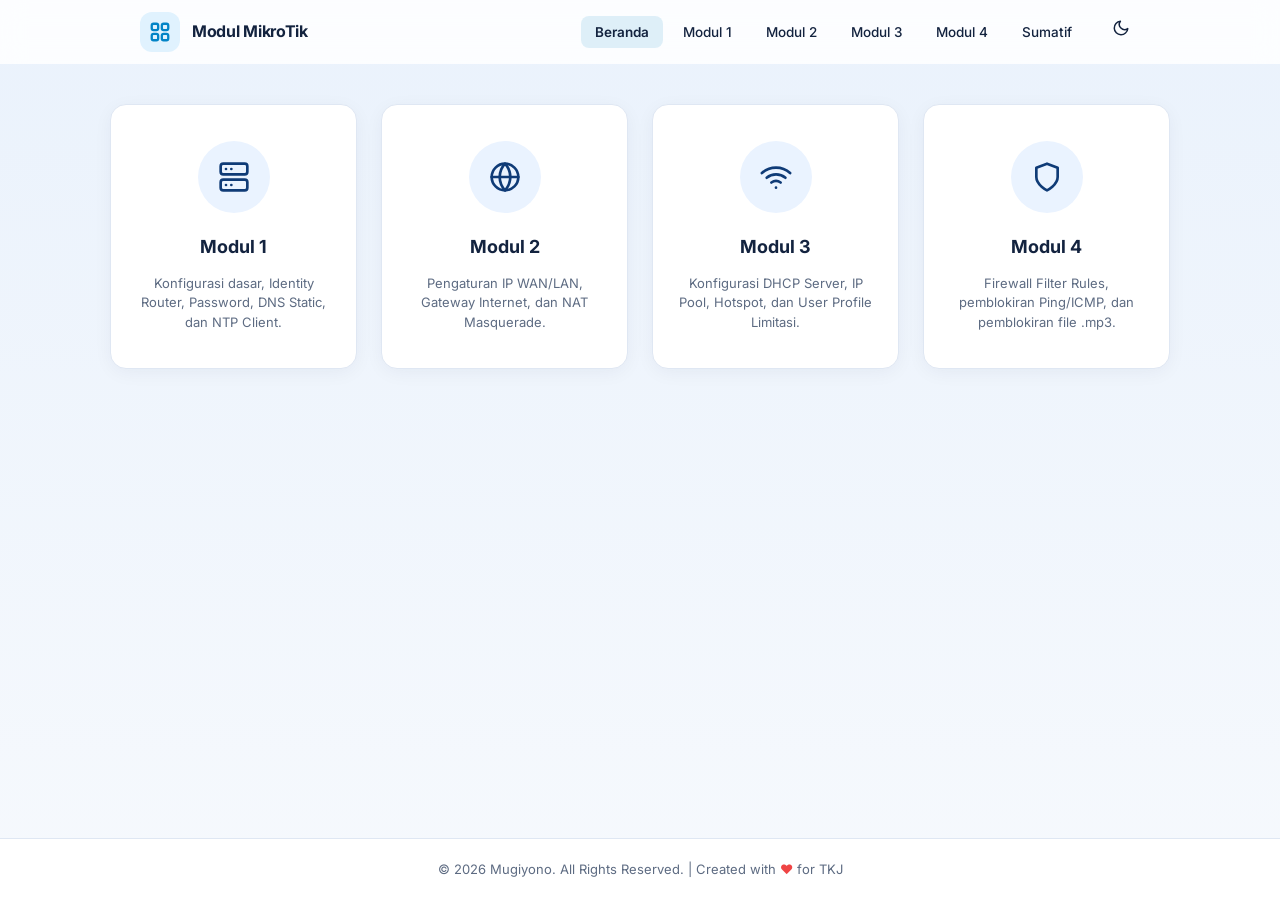
<file: index.html>
<!DOCTYPE html>
<html lang="id">
<head>
    <meta charset="UTF-8">
    <meta name="viewport" content="width=device-width, initial-scale=1.0">
    <title>Dashboard Praktikum MikroTik</title>
    <link href="https://fonts.googleapis.com/css2?family=Inter:wght@400;500;600;700&display=swap" rel="stylesheet">
    <link rel="stylesheet" href="style.css">
    <script src="navbar.js" defer></script>
</head>
<body>

    <!-- Cukup panggil tag ini, navbar langsung muncul -->
    <app-navbar></app-navbar>

    <main>
        <div class="grid-container">
            
            <a href="modul1.html" class="card">
                <div class="icon-circle">
                    <svg width="32" height="32" viewBox="0 0 24 24" fill="none" stroke="currentColor" stroke-width="2" stroke-linecap="round" stroke-linejoin="round">
                        <rect x="2" y="2" width="20" height="8" rx="2" ry="2"></rect>
                        <rect x="2" y="14" width="20" height="8" rx="2" ry="2"></rect>
                        <line x1="6" y1="6" x2="6.01" y2="6"></line>
                        <line x1="10" y1="6" x2="10.01" y2="6"></line>
                        <line x1="6" y1="18" x2="6.01" y2="18"></line>
                        <line x1="10" y1="18" x2="10.01" y2="18"></line>
                    </svg>
                </div>
                <h3>Modul 1</h3>
                <p>Konfigurasi dasar, Identity Router, Password, DNS Static, dan NTP Client.</p>
            </a>

            <a href="modul2.html" class="card">
                <div class="icon-circle">
                    <svg width="32" height="32" viewBox="0 0 24 24" fill="none" stroke="currentColor" stroke-width="2" stroke-linecap="round" stroke-linejoin="round">
                        <circle cx="12" cy="12" r="10"></circle>
                        <line x1="2" y1="12" x2="22" y2="12"></line>
                        <path d="M12 2a15.3 15.3 0 0 1 4 10 15.3 15.3 0 0 1-4 10 15.3 15.3 0 0 1-4-10 15.3 15.3 0 0 1 4-10z"></path>
                    </svg>
                </div>
                <h3>Modul 2</h3>
                <p>Pengaturan IP WAN/LAN, Gateway Internet, dan NAT Masquerade.</p>
            </a>

            <a href="modul3.html" class="card">
                <div class="icon-circle">
                    <svg width="32" height="32" viewBox="0 0 24 24" fill="none" stroke="currentColor" stroke-width="2" stroke-linecap="round" stroke-linejoin="round">
                        <path d="M5 12.55a11 11 0 0 1 14.08 0"></path>
                        <path d="M1.42 9a16 16 0 0 1 21.16 0"></path>
                        <path d="M8.53 16.11a6 6 0 0 1 6.95 0"></path>
                        <line x1="12" y1="20" x2="12.01" y2="20"></line>
                    </svg>
                </div>
                <h3>Modul 3</h3>
                <p>Konfigurasi DHCP Server, IP Pool, Hotspot, dan User Profile Limitasi.</p>
            </a>

            <a href="modul4.html" class="card">
                <div class="icon-circle">
                    <svg width="32" height="32" viewBox="0 0 24 24" fill="none" stroke="currentColor" stroke-width="2" stroke-linecap="round" stroke-linejoin="round">
                        <path d="M12 22s8-4 8-10V5l-8-3-8 3v7c0 6 8 10 8 10z"></path>
                    </svg>
                </div>
                <h3>Modul 4</h3>
                <p>Firewall Filter Rules, pemblokiran Ping/ICMP, dan pemblokiran file .mp3.</p>
            </a>

        </div>
    </main>

    <footer>
        &copy; 2026 Mugiyono. All Rights Reserved. | Created with <span class="heart">♥</span> for TKJ
    </footer>

</body>
</html>
</file>
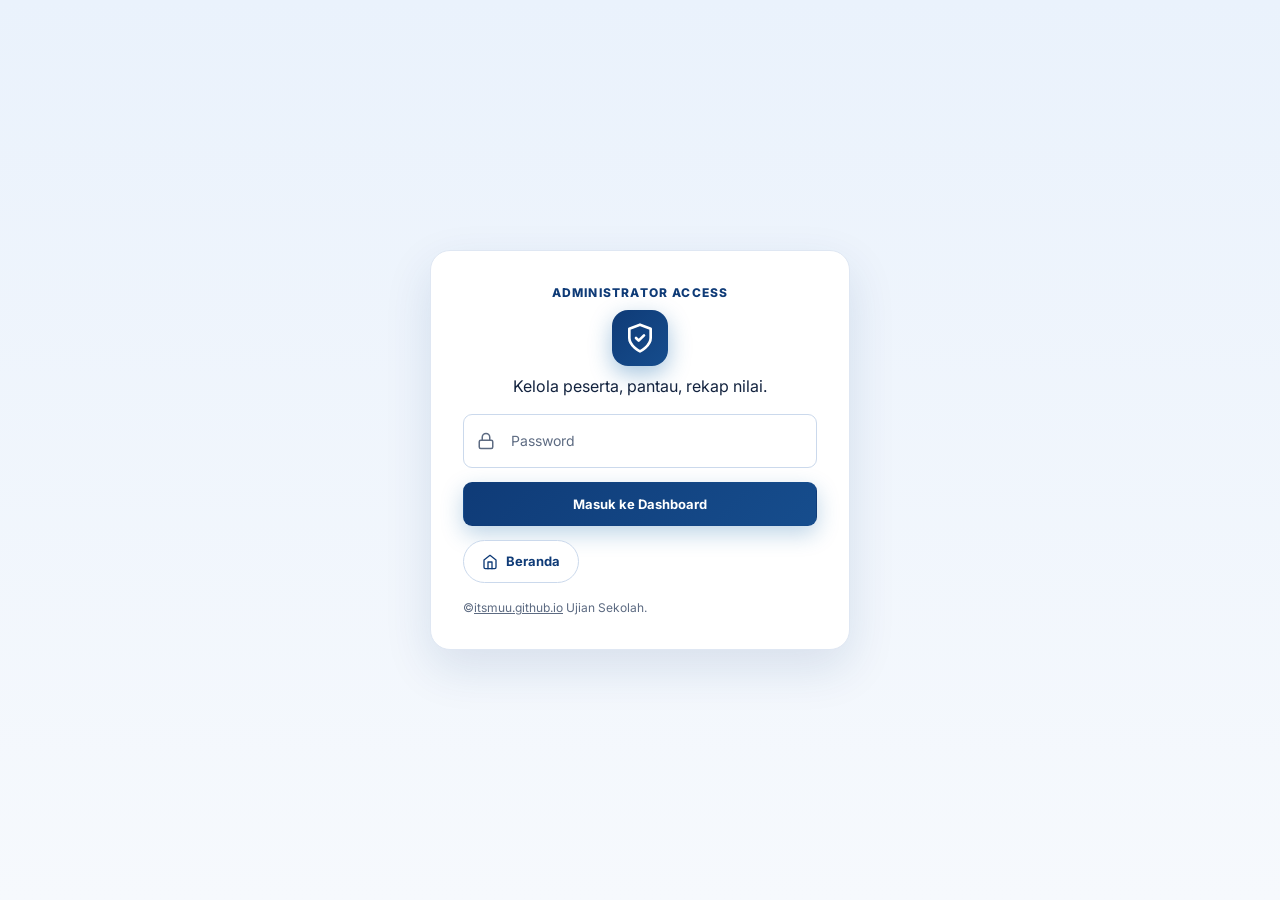
<file: admin.html>
<!DOCTYPE html>
<html lang="id">
<head>
    <meta charset="UTF-8">
    <meta name="viewport" content="width=device-width, initial-scale=1.0">
    <title>Admin Ujian | STS MikroTik</title>
    <link rel="preconnect" href="https://fonts.googleapis.com">
    <link rel="preconnect" href="https://fonts.gstatic.com" crossorigin>
    <link href="https://fonts.googleapis.com/css2?family=Inter:wght@400;500;600;700;800&display=swap" rel="stylesheet">
    <link rel="stylesheet" href="style.css">
</head>
<body>
    <div id="loadingOverlay" class="loading-overlay" hidden aria-live="polite" aria-busy="true">
        <div class="loading-card"><span class="loading-spinner" aria-hidden="true"></span><span id="loadingText">Memproses data...</span></div>
    </div>
    <section id="loginView">
        <div class="login-card">
            <div class="eyebrow">Administrator Access</div>
            <h1 class="admin-logo" aria-label="Panel Admin Ujian">
                <svg class="admin-logo-icon" viewBox="0 0 24 24" fill="none" stroke="currentColor" stroke-width="2" stroke-linecap="round" stroke-linejoin="round" aria-hidden="true"><path d="M12 22s8-4 8-10V5l-8-3-8 3v7c0 6 8 10 8 10z"></path><path d="M9 12l2 2 4-4"></path></svg>
            </h1>
            <p>Kelola peserta, pantau, rekap nilai.</p>
            <form id="adminLoginForm" novalidate>
                <div id="adminToast" class="toast" role="status" aria-live="polite">
                    <svg viewBox="0 0 24 24" fill="none" stroke="currentColor" stroke-width="2.4" stroke-linecap="round" stroke-linejoin="round"><circle cx="12" cy="12" r="10"></circle><line x1="12" y1="8" x2="12" y2="12"></line><line x1="12" y1="16" x2="12.01" y2="16"></line></svg>
                    <span class="toast-text">Masukkan password admin</span>
                </div>
                <div class="pw-field">
                    <input id="adminPasswordInput" type="password" placeholder=" " required>
                    <span class="pw-icon" aria-hidden="true">
                        <svg viewBox="0 0 24 24" fill="none" stroke="currentColor" stroke-width="2" stroke-linecap="round" stroke-linejoin="round"><rect x="3" y="11" width="18" height="11" rx="2"></rect><path d="M7 11V7a5 5 0 0 1 10 0v4"></path></svg>
                    </span>
                    <label for="adminPasswordInput">Password</label>
                </div>
                <button class="primary" type="submit">Masuk ke Dashboard</button>
                <a href="index.html" class="outline" title="Kembali ke Beranda">
                    <svg viewBox="0 0 24 24" fill="none" stroke="currentColor" stroke-width="2" stroke-linecap="round" stroke-linejoin="round"><path d="M3 9l9-7 9 7v11a2 2 0 0 1-2 2H5a2 2 0 0 1-2-2z"></path><polyline points="9 22 9 12 15 12 15 22"></polyline></svg>
                    Beranda
                </a>
            </form>
            <div class="login-note">©<a href="https://itsmuu.github.io" target="_blank" rel="noopener" style="color: inherit; text-decoration: underline;">itsmuu.github.io</a> Ujian Sekolah.</div>
        </div>
    </section>

    <div id="editModalBackdrop" class="modal-backdrop" hidden>
        <section class="edit-modal" role="dialog" aria-modal="true" aria-labelledby="editModalTitle">
            <div class="modal-header">
                <div><h3 id="editModalTitle">Edit Data Peserta</h3><p>Perbarui nama dan NIS peserta, lalu simpan perubahan.</p></div>
                <button type="button" id="closeEditModalBtn" class="modal-close" aria-label="Tutup">&times;</button>
            </div>
            <form id="editParticipantForm" class="modal-form">
                <div class="field"><label for="editNameInput">Nama peserta</label><input id="editNameInput" type="text" required></div>
                <div class="field"><label for="editNisInput">NIS</label><input id="editNisInput" type="text" inputmode="numeric" required></div>
                <div class="modal-actions"><button type="button" id="cancelEditBtn" class="outline">Batal</button><button type="submit" class="primary">Simpan Perubahan</button></div>
            </form>
        </section>
    </div>

    <div id="adminApp" class="admin-layout" hidden>
        <aside class="sidebar">
            <div class="sidebar-topbar">
                <div class="brand">
                    <svg class="brand-icon" viewBox="0 0 24 24" fill="none" stroke="currentColor" stroke-width="2" stroke-linecap="round" stroke-linejoin="round" aria-hidden="true"><path d="M12 22s8-4 8-10V5l-8-3-8 3v7c0 6 8 10 8 10z"></path><path d="M9 12l2 2 4-4"></path></svg>
                    <span class="brand-text"><small>Ujian Sekolah</small><h1>STS MikroTik</h1></span>
                </div>
                <button type="button" id="sidebarExpandBtn" class="sidebar-expand-btn" aria-label="Perluas menu" title="Perluas menu">
                    <svg viewBox="0 0 24 24" fill="none" stroke="currentColor" stroke-width="2" stroke-linecap="round"><line x1="4" y1="7" x2="20" y2="7"></line><line x1="4" y1="12" x2="20" y2="12"></line><line x1="4" y1="17" x2="20" y2="17"></line></svg>
                </button>
                <button type="button" id="sidebarCollapseBtn" class="sidebar-collapse-btn" aria-label="Ciutkan menu" title="Ciutkan menu">
                    <svg viewBox="0 0 24 24" fill="none" stroke="currentColor" stroke-width="2" stroke-linecap="round" stroke-linejoin="round"><polyline points="15 18 9 12 15 6"></polyline></svg>
                </button>
                <button type="button" id="menuCloseBtn" class="menu-close-btn" aria-label="Tutup menu navigasi">
                    <svg viewBox="0 0 24 24" fill="none" stroke="currentColor" stroke-width="2" stroke-linecap="round"><line x1="6" y1="6" x2="18" y2="18"></line><line x1="18" y1="6" x2="6" y2="18"></line></svg>
                </button>
            </div>
            <nav class="sidebar-nav" aria-label="Navigasi admin">
                <button class="nav-button active" data-view="overviewView" title="Ringkasan"><svg class="nav-icon" viewBox="0 0 24 24" fill="none" stroke="currentColor" stroke-width="2" stroke-linecap="round" stroke-linejoin="round" aria-hidden="true"><rect x="3" y="3" width="7" height="7" rx="1"></rect><rect x="14" y="3" width="7" height="7" rx="1"></rect><rect x="14" y="14" width="7" height="7" rx="1"></rect><rect x="3" y="14" width="7" height="7" rx="1"></rect></svg><span class="nav-label">Ringkasan</span></button>
                <button class="nav-button" data-view="participantsView" title="Option Peserta"><svg class="nav-icon" viewBox="0 0 24 24" fill="none" stroke="currentColor" stroke-width="2" stroke-linecap="round" stroke-linejoin="round" aria-hidden="true"><path d="M17 21v-2a4 4 0 0 0-4-4H5a4 4 0 0 0-4 4v2"></path><circle cx="9" cy="7" r="4"></circle><path d="M23 21v-2a4 4 0 0 0-3-3.87"></path><path d="M16 3.13a4 4 0 0 1 0 7.75"></path></svg><span class="nav-label">Option Peserta</span></button>
                <button class="nav-button" data-view="recapView" title="Rekap"><svg class="nav-icon" viewBox="0 0 24 24" fill="none" stroke="currentColor" stroke-width="2" stroke-linecap="round" stroke-linejoin="round" aria-hidden="true"><line x1="18" y1="20" x2="18" y2="10"></line><line x1="12" y1="20" x2="12" y2="4"></line><line x1="6" y1="20" x2="6" y2="14"></line></svg><span class="nav-label">Rekap</span></button>
                <button class="nav-button" data-view="violationsView" title="Pelanggaran"><svg class="nav-icon" viewBox="0 0 24 24" fill="none" stroke="currentColor" stroke-width="2" stroke-linecap="round" stroke-linejoin="round" aria-hidden="true"><path d="M10.29 3.86L1.82 18a2 2 0 0 0 1.71 3h16.94a2 2 0 0 0 1.71-3L13.71 3.86a2 2 0 0 0-3.42 0z"></path><line x1="12" y1="9" x2="12" y2="13"></line><line x1="12" y1="17" x2="12.01" y2="17"></line></svg><span class="nav-label">Pelanggaran</span></button>
                <button class="nav-button" data-view="answerView" title="Kunci Jawaban"><svg class="nav-icon" viewBox="0 0 24 24" fill="none" stroke="currentColor" stroke-width="2" stroke-linecap="round" stroke-linejoin="round" aria-hidden="true"><circle cx="7.5" cy="15.5" r="5.5"></circle><path d="M21 2l-9.6 9.6"></path><path d="M15.5 7.5l3 3L22 7l-3-3"></path></svg><span class="nav-label">Kunci Jawaban</span></button>
            </nav>
        </aside>
        <div class="sidebar-backdrop" id="sidebarBackdrop"></div>

        <main class="main-area">
            <header class="topbar">
                <div class="topbar-left">
                    <button type="button" id="menuToggleBtn" class="menu-toggle" aria-label="Buka menu navigasi" aria-haspopup="true" aria-expanded="false">
                        <svg viewBox="0 0 24 24" fill="none" stroke="currentColor" stroke-width="2" stroke-linecap="round"><line x1="4" y1="7" x2="20" y2="7"></line><line x1="4" y1="12" x2="20" y2="12"></line><line x1="4" y1="17" x2="20" y2="17"></line></svg>
                    </button>
                    <span class="eyebrow">Control Center</span>
                </div>
                <div class="admin-menu">
                    <button type="button" id="adminMenuBtn" class="admin-menu-btn" aria-haspopup="true" aria-expanded="false">
                        <span class="avatar-label">Administrator</span>
                        <span class="avatar">AD</span>
                        <svg class="chevron" viewBox="0 0 24 24" fill="none" stroke="currentColor" stroke-width="2" aria-hidden="true"><polyline points="6 9 12 15 18 9"/></svg>
                    </button>
                    <div id="adminDropdown" class="admin-dropdown" hidden>
                        <a class="dropdown-item" href="sts.html"><svg viewBox="0 0 24 24" fill="none" stroke="currentColor" stroke-width="2" aria-hidden="true"><path d="M18 13v6a2 2 0 0 1-2 2H5a2 2 0 0 1-2-2V8a2 2 0 0 1 2-2h6"/><polyline points="15 3 21 3 21 9"/><line x1="10" y1="14" x2="21" y2="3"/></svg>Buka halaman siswa</a>
                        <div class="dropdown-divider" role="separator"></div>
                        <button type="button" id="logoutBtn" class="dropdown-item danger"><svg viewBox="0 0 24 24" fill="none" stroke="currentColor" stroke-width="2" aria-hidden="true"><path d="M9 21H5a2 2 0 0 1-2-2V5a2 2 0 0 1 2-2h4"/><polyline points="16 17 21 12 16 7"/><line x1="21" y1="12" x2="9" y2="12"/></svg>Keluar Panel</button>
                    </div>
                </div>
            </header>

            <div class="page-heading"><h2 id="pageTitle">Ringkasan Ujian</h2></div>

            <section id="overviewView" class="view active">
                <div class="stats-grid">
                    <div class="stat-card">
                        <span class="stat-icon blue"><svg viewBox="0 0 24 24" fill="none" stroke="currentColor" stroke-width="2" stroke-linecap="round" stroke-linejoin="round"><path d="M17 21v-2a4 4 0 0 0-4-4H5a4 4 0 0 0-4 4v2"></path><circle cx="9" cy="7" r="4"></circle><path d="M23 21v-2a4 4 0 0 0-3-3.87"></path><path d="M16 3.13a4 4 0 0 1 0 7.75"></path></svg></span>
                        <span class="stat-label">Total peserta</span>
                        <strong id="totalParticipants" class="stat-value">0</strong>
                    </div>
                    <div class="stat-card">
                        <span class="stat-icon gray"><svg viewBox="0 0 24 24" fill="none" stroke="currentColor" stroke-width="2" stroke-linecap="round" stroke-linejoin="round"><circle cx="12" cy="12" r="10"></circle><polyline points="12 6 12 12 16 14"></polyline></svg></span>
                        <span class="stat-label">Belum login</span>
                        <strong id="waitingParticipants" class="stat-value">0</strong>
                    </div>
                    <div class="stat-card">
                        <span class="stat-icon amber"><svg viewBox="0 0 24 24" fill="none" stroke="currentColor" stroke-width="2" stroke-linecap="round" stroke-linejoin="round"><path d="M12 20h9"></path><path d="M16.5 3.5a2.121 2.121 0 0 1 3 3L7 19l-4 1 1-4L16.5 3.5z"></path></svg></span>
                        <span class="stat-label">Mengerjakan</span>
                        <strong id="inProgressParticipants" class="stat-value">0</strong>
                    </div>
                    <div class="stat-card">
                        <span class="stat-icon green"><svg viewBox="0 0 24 24" fill="none" stroke="currentColor" stroke-width="2" stroke-linecap="round" stroke-linejoin="round"><path d="M22 11.08V12a10 10 0 1 1-5.93-9.14"></path><polyline points="22 4 12 14.01 9 11.01"></polyline></svg></span>
                        <span class="stat-label">Sudah selesai</span>
                        <strong id="completedParticipants" class="stat-value">0</strong>
                    </div>
                    <div class="stat-card">
                        <span class="stat-icon blue"><svg viewBox="0 0 24 24" fill="none" stroke="currentColor" stroke-width="2" stroke-linecap="round" stroke-linejoin="round"><line x1="18" y1="20" x2="18" y2="10"></line><line x1="12" y1="20" x2="12" y2="4"></line><line x1="6" y1="20" x2="6" y2="14"></line></svg></span>
                        <span class="stat-label">Rata-rata nilai</span>
                        <strong id="averageScore" class="stat-value">-</strong>
                    </div>
                    <div class="stat-card">
                        <span class="stat-icon red"><svg viewBox="0 0 24 24" fill="none" stroke="currentColor" stroke-width="2" stroke-linecap="round" stroke-linejoin="round"><path d="M8 3H5a2 2 0 0 0-2 2v3"></path><path d="M21 8V5a2 2 0 0 0-2-2h-3"></path><path d="M3 16v3a2 2 0 0 0 2 2h3"></path><path d="M16 21h3a2 2 0 0 0 2-2v-3"></path></svg></span>
                        <span class="stat-label">Keluar fullscreen</span>
                        <strong id="fullscreenViolations" class="stat-value">0</strong>
                    </div>
                </div>
                <div class="overview-grid">
                    <div class="rank-card top-scores">
                        <div class="rank-card-head">
                            <span class="rank-card-icon gold"><svg viewBox="0 0 24 24" fill="none" stroke="currentColor" stroke-width="2" stroke-linecap="round" stroke-linejoin="round" aria-hidden="true"><path d="M6 9H4.5a2.5 2.5 0 0 1 0-5H6"></path><path d="M18 9h1.5a2.5 2.5 0 0 0 0-5H18"></path><path d="M4 22h16"></path><path d="M10 14.66V17c0 .55-.47.98-.97 1.21C7.85 18.75 7 20.24 7 22"></path><path d="M14 14.66V17c0 .55.47.98.97 1.21C16.15 18.75 17 20.24 17 22"></path><path d="M18 2H6v7a6 6 0 0 0 12 0V2Z"></path></svg></span>
                            <div><h3>Nilai Tertinggi</h3><p>3 siswa berkinerja terbaik saat ini.</p></div>
                        </div>
                        <div id="topScorersList" class="rank-strip"></div>
                    </div>
                    <div class="rank-card need-remedial">
                        <div class="rank-card-head">
                            <span class="rank-card-icon red"><svg viewBox="0 0 24 24" fill="none" stroke="currentColor" stroke-width="2" stroke-linecap="round" stroke-linejoin="round" aria-hidden="true"><path d="m21.73 18-8-14a2 2 0 0 0-3.48 0l-8 14A2 2 0 0 0 4 21h16a2 2 0 0 0 1.73-3"></path><path d="M12 9v4"></path><path d="M12 17h.01"></path></svg></span>
                            <div><h3>Perlu Remedial</h3><p>Siswa dengan nilai di bawah KKM 75.</p></div>
                        </div>
                        <div class="remedial-count" id="remedialCountBox">
                            <strong id="remedialCountNumber">0</strong>
                            <span>siswa remedial</span>
                        </div>
                    </div>
                </div>
            </section>

            <section id="participantsView" class="view">
                <div class="content-card">
                    <div class="section-heading"><div><h3>Data peserta ujian</h3><p>Tambahkan peserta, import CSV, dan reset akses login bila diperlukan.</p></div><div class="button-row"><button class="danger" id="resetAllBtn">Reset Semua Login</button></div></div>
                    <form id="addParticipantForm" class="form-grid"><div class="field"><label for="nameInput">Nama peserta</label><input id="nameInput" type="text" placeholder="Contoh: Andi Prasetyo" required></div><div class="field"><label for="nisInput">NIS</label><input id="nisInput" type="text" inputmode="numeric" placeholder="Contoh: 2024001" required></div><button class="primary" type="submit">Tambah Peserta</button></form>
                    <div class="section-heading" style="margin-top: 28px; margin-bottom: 10px;"><div><h3>Upload daftar peserta</h3><p>Gunakan CSV dengan kolom <strong>nama</strong> dan <strong>nis</strong>. Baris pertama dapat berisi header.</p></div></div>
                    <div class="button-row upload-box">
                        <label class="file-btn" for="participantFileInput">
                            <svg viewBox="0 0 24 24" fill="none" stroke="currentColor" stroke-width="2" stroke-linecap="round" stroke-linejoin="round" aria-hidden="true"><path d="M21 15v4a2 2 0 0 1-2 2H5a2 2 0 0 1-2-2v-4"></path><polyline points="17 8 12 3 7 8"></polyline><line x1="12" y1="3" x2="12" y2="15"></line></svg>
                            <span class="btn-text">Pilih File CSV</span>
                            <span id="uploadFileName" class="file-name">Belum ada file</span>
                        </label>
                        <input id="participantFileInput" type="file" accept=".csv,text/csv" hidden>
                        <button class="primary" id="uploadParticipantsBtn" type="button">Import CSV</button>
                        <a class="outline" href="peserta-template.csv" download>Download Template</a>
                    </div>
                    <div class="table-toolbar">
                        <div class="search-box">
                            <svg class="search-icon" viewBox="0 0 24 24" fill="none" stroke="currentColor" stroke-width="2" stroke-linecap="round"><circle cx="11" cy="11" r="7"></circle><line x1="21" y1="21" x2="16.65" y2="16.65"></line></svg>
                            <input id="searchInput" type="text" placeholder="Cari nama siswa atau NIS..." autocomplete="off">
                        </div>
                        <div class="filter-select-wrap">
                            <label class="filter-label" for="participantStatusFilter">Status peserta</label>
                            <select id="participantStatusFilter" class="filter-select" aria-label="Filter status peserta">
                                <option value="all">Semua status</option>
                                <option value="pending">Belum mulai</option>
                                <option value="progress">Sedang ujian</option>
                                <option value="done">Selesai</option>
                                <option value="blocked">Diblokir</option>
                            </select>
                        </div>
                    </div>
                    <div id="participantsTable"></div>
                </div>
            </section>

            <section id="recapView" class="view">
                <div class="content-card">
                    <div class="section-heading"><div><h3>Rekap nilai ujian</h3><p>Ringkasan nilai akhir semua peserta STS MikroTik.</p></div><div class="button-row"><button class="primary" id="exportBtn">Export Nilai CSV</button></div></div>
                    <div id="recapChips" class="recap-chips"></div>
                    <div class="filter-bar" style="margin-top: 18px;">
                        <label class="filter-label" for="recapStatusFilter">Filter status</label>
                        <select id="recapStatusFilter" class="filter-select" aria-label="Filter status rekap">
                            <option value="all">Semua status</option>
                            <option value="pending">Belum mulai</option>
                            <option value="progress">Sedang ujian</option>
                            <option value="done">Selesai</option>
                            <option value="blocked">Diblokir</option>
                        </select>
                    </div>
                    <div id="recapTable" style="margin-top: 20px;"></div>
                    <div id="recapPagination"></div>
                </div>
            </section>

            <section id="violationsView" class="view"><div class="content-card"><div class="section-heading"><div><h3>Log pelanggaran ujian</h3><p>Peristiwa keluar fullscreen dan berpindah tab yang tercatat selama ujian.</p><p><strong id="fullscreenSummary">0 siswa, 0 kali keluar fullscreen</strong></p></div><button class="danger" id="clearViolationsBtn">Hapus Semua Log</button></div><div id="violationsTable"></div></div></section>

            <section id="answerView" class="view"><div class="content-card"><div class="section-heading"><div><h3>Kunci jawaban</h3><p>Area ini hanya tersedia setelah admin berhasil login.</p></div></div><div id="answerKey" class="key-grid"></div></div></section>
        </main>
    </div>

    <script>
        const PARTICIPANTS_KEY = 'mikrotikExamParticipants';
        const API_URL = 'https://script.google.com/macros/s/AKfycbwGZboLzpJSjP0vUyXaKMSUibDgFjzaoXAm6cCY_SEI71s0xq2ZCUdRxdxJcPBZKMHs/exec';
        const ADMIN_SESSION_KEY = 'mikrotikAdminAuthenticated';
        const ANSWERS = ['b','a','b','c','b','b','a','b','d','a','a','a','a','b','a','b','a','a','a','a','a','a','a','a','a','a','a','a','a','a','a','a','a','a','a','a','a','a','a','a'];
        const EXAM_DURATION_MINUTES = 30;
        let pageSize = 10;
        let currentPage = 0;
        let searchQuery = '';
        let participantStatusFilter = 'all';
        let recapPageSize = 10;
        let recapCurrentPage = 0;
        let recapStatusFilter = 'all';

        function filteredParticipants() {
            const keyword = String(searchQuery || '').trim().toLowerCase();
            return getParticipants().filter((participant) => {
                const matchesKeyword = !keyword || (String(participant.name) + ' ' + String(participant.nis)).toLowerCase().includes(keyword);
                const matchesStatus = participantStatusFilter === 'all' || participantStatus(participant)[1] === participantStatusFilter;
                return matchesKeyword && matchesStatus;
            });
        }

        function getPerPage() {
            return pageSize === 'all' ? Math.max(1, getParticipants().length) : pageSize;
        }
        const ICON_EDIT = '<svg viewBox="0 0 24 24" fill="currentColor" aria-hidden="true"><path d="M3 17.25V21h3.75L17.81 9.94l-3.75-3.75L3 17.25zM20.71 7.04c.39-.39.39-1.02 0-1.41l-2.34-2.34c-.39-.39-1.02-.39-1.41 0l-1.83 1.83 3.75 3.75 1.83-1.83z"/></svg>';
        const ICON_RESET = '<svg viewBox="0 0 24 24" fill="currentColor" aria-hidden="true"><path d="M17.65 6.35C16.2 4.9 14.21 4 12 4c-4.42 0-7.99 3.58-7.99 8s3.57 8 7.99 8c3.73 0 6.84-2.55 7.73-6h-2.08c-.82 2.33-3.04 4-5.65 4-3.31 0-6-2.69-6-6s2.69-6 6-6c1.66 0 3.14.69 4.22 1.78L13 11h7V4l-2.35 2.35z"/></svg>';
        const ICON_DELETE = '<svg viewBox="0 0 24 24" fill="currentColor" aria-hidden="true"><path d="M6 19c0 1.1.9 2 2 2h8c1.1 0 2-.9 2-2V7H6v12zM19 4h-3.5l-1-1h-5l-1 1H5v2h14V4z"/></svg>';
        const loginView = document.getElementById('loginView');
        const adminApp = document.getElementById('adminApp');
        const pageTitle = document.getElementById('pageTitle');
        const editModalBackdrop = document.getElementById('editModalBackdrop');
        const loadingOverlay = document.getElementById('loadingOverlay');
        const loadingText = document.getElementById('loadingText');
        let editingNis = null;
        let participantsCache = [];
        let activeRequests = 0;

        function normalizeNis(value) {
            return String(value || '').trim().replace(/\D/g, '');
        }

        function getParticipants() {
            return participantsCache;
        }

        function setLoading(isLoading, message = 'Memproses data...') {
            if (isLoading) {
                activeRequests++;
                loadingText.textContent = message;
                loadingOverlay.hidden = false;
                return;
            }

            activeRequests = Math.max(0, activeRequests - 1);
            if (activeRequests === 0) loadingOverlay.hidden = true;
        }

        function requestLabel(action) {
            const labels = {
                listParticipants: 'Memuat data peserta...',
                addParticipant: 'Menambahkan peserta...',
                updateParticipant: 'Menyimpan perubahan...',
                deleteParticipant: 'Menghapus peserta...',
                resetParticipant: 'Mereset login peserta...',
                resetAll: 'Mereset semua login...',
                clearViolations: 'Menghapus log pelanggaran...',
                saveResult: 'Menyimpan nilai...',
                saveViolation: 'Menyimpan pelanggaran...'
            };
            return labels[action] || 'Memproses data...';
        }

        async function apiRequest(action, payload = {}, options = {}) {
            const silent = options.silent === true;
            if (!silent) setLoading(true, requestLabel(action));
            try {
                const response = await fetch(API_URL, {
                    method: 'POST',
                    headers: { 'Content-Type': 'text/plain;charset=utf-8' },
                    body: JSON.stringify({ action, ...payload })
                });
                const result = await response.json();
                if (!result.ok) throw new Error(result.error || 'Request Google Sheets gagal.');
                return result.data;
            } finally {
                if (!silent) setLoading(false);
            }
        }

        async function loadParticipants(options = {}) {
            participantsCache = await apiRequest('listParticipants', {}, options);
            render();
        }

        function openAdminDashboard() {
            loginView.classList.add('hidden');
            adminApp.hidden = false;
            loadParticipants().catch(showApiError);
        }

        function showApiError(error) {
            console.error(error);
            alert(`Gagal terhubung ke Google Sheets: ${error.message}`);
        }

        function participantStatus(participant) {
            if (participant.blocked) return ['Diblokir', 'blocked'];
            if (participant.loggedIn) return ['Sedang ujian', 'progress'];
            if (participant.lastScore !== undefined) return ['Selesai', 'done'];
            return ['Belum mulai', 'pending'];
        }

        const MONTHS = ['Jan', 'Feb', 'Mar', 'Apr', 'Mei', 'Jun', 'Jul', 'Agu', 'Sep', 'Okt', 'Nov', 'Des'];

        function formatWaktu(value) {
            if (!value) return '-';
            const date = new Date(value);
            if (isNaN(date.getTime())) return '-';
            const pad = (number) => String(number).padStart(2, '0');
            return `${pad(date.getDate())} ${MONTHS[date.getMonth()]} ${date.getFullYear()} ${pad(date.getHours())}:${pad(date.getMinutes())}`;
        }

        function durasiUjian(participant) {
            if (!participant.startedAt || !participant.completedAt) return null;
            const start = new Date(participant.startedAt).getTime();
            const end = new Date(participant.completedAt).getTime();
            if (isNaN(start) || isNaN(end) || end < start) return null;
            return Math.round((end - start) / 60000);
        }

        function waktuRekapMarkup(participant) {
            const [status] = participantStatus(participant);
            if (status === 'Selesai') {
                const durasi = durasiUjian(participant);
                return `<div class="waktu-cell"><span>Selesai: ${formatWaktu(participant.completedAt)}</span><span>Durasi: ${durasi !== null ? durasi : '-'} mnt</span></div>`;
            }
            if (status === 'Sedang ujian' && participant.startedAt) {
                const endsAt = new Date(participant.startedAt).getTime() + EXAM_DURATION_MINUTES * 60 * 1000;
                const remaining = Math.max(0, Math.floor((endsAt - Date.now()) / 1000));
                const pad = (number) => String(number).padStart(2, '0');
                return `<div class="waktu-cell"><span class="waktu-timer" data-countdown="${endsAt}">${pad(Math.floor(remaining / 60))}:${pad(remaining % 60)}</span><span class="waktu-muted">Sisa waktu</span></div>`;
            }
            return '<div class="waktu-cell"><span class="waktu-muted">-</span></div>';
        }

        function tickCountdowns() {
            document.querySelectorAll('[data-countdown]').forEach((element) => {
                const endsAt = Number(element.dataset.countdown);
                const remaining = Math.max(0, endsAt - Date.now());
                const totalSeconds = Math.floor(remaining / 1000);
                const pad = (number) => String(number).padStart(2, '0');
                element.textContent = `${pad(Math.floor(totalSeconds / 60))}:${pad(totalSeconds % 60)}`;
                element.classList.toggle('warning', totalSeconds <= 60);
            });
        }

        function tableMarkup(participants) {
            if (!participants.length) return '<div style="padding: 24px; text-align: center; color: var(--muted);">Belum ada peserta.</div>';
return `<div class="table-wrap"><table><thead><tr><th>No.</th><th>Nama</th><th>NIS</th><th>Status</th><th>Pelanggaran</th><th>Aksi</th></tr></thead><tbody>${participants.map((participant, index) => {
                const [status, statusClass] = participantStatus(participant);
                const violations = participant.cheatEvents?.length || 0;
                const fullscreenViolations = participant.fullscreenExitCount ?? (participant.cheatEvents || []).filter((event) => String(event.reason || '').toLowerCase().includes('fullscreen')).length;
                const violationCell = violations === 0
                    ? '<span class="viol-none">0</span>'
                    : `<span class="viol-count">${violations}</span>${fullscreenViolations > 0 ? `<span class="viol-fs" title="${fullscreenViolations} keluar fullscreen">${fullscreenViolations} FS</span>` : ''}`;
                return `<tr><td data-label="No.">${currentPage * getPerPage() + index + 1}</td><td data-label="Nama"><strong>${participant.name}</strong></td><td data-label="NIS">${participant.nis}</td><td data-label="Status"><span class="status ${statusClass}">${status}</span></td><td data-label="Pelanggaran" class="violation-col">${violationCell}</td><td data-label="Aksi"><div class="button-row"><button class="icon-btn" data-edit="${participant.nis}" title="Edit data" aria-label="Edit ${participant.name}">${ICON_EDIT}</button><button class="icon-btn" data-reset="${participant.nis}" title="Reset login" aria-label="Reset login ${participant.name}">${ICON_RESET}</button><button class="icon-btn icon-danger" data-delete="${participant.nis}" title="Hapus peserta" aria-label="Hapus ${participant.name}">${ICON_DELETE}</button></div></td></tr>`;
            }).join('')}</tbody></table></div>`;
        }

        function renderViolations() {
            const violations = getParticipants().flatMap((participant) => (participant.cheatEvents || []).map((event) => ({
                ...event,
                name: participant.name,
                nis: participant.nis
            }))).sort((first, second) => second.timestamp - first.timestamp);

            const container = document.getElementById('violationsTable');
            if (!violations.length) {
                container.innerHTML = '<div style="padding: 24px; text-align: center; color: var(--muted);">Belum ada pelanggaran yang tercatat.</div>';
                return;
            }

            container.innerHTML = `<div class="violation-list">${violations.map((violation) => `<div class="violation-item"><strong>${violation.name} &middot; NIS ${violation.nis}</strong><div>${violation.reason}</div><span>${new Date(violation.timestamp).toLocaleString('id-ID')}</span></div>`).join('')}</div>`;
        }

        function paginationMarkup() {
            const filtered = filteredParticipants();
            const perPage = getPerPage();
            const totalPages = Math.max(1, Math.ceil(filtered.length / perPage));
            const activeState = (value) => (String(pageSize) === String(value) ? 'active' : '');
            return `
                <div class="pagination">
                    <div class="pagination-group">
                        <span class="pagination-info">Tampilkan:</span>
                        <div class="page-size" role="group" aria-label="Jumlah baris per halaman">
                            <button type="button" class="size-btn ${activeState(5)}" data-pagesize="5">5</button>
                            <button type="button" class="size-btn ${activeState(10)}" data-pagesize="10">10</button>
                            <button type="button" class="size-btn ${activeState('all')}" data-pagesize="all">Semua</button>
                        </div>
                    </div>
                    <div class="pagination-group">
                        <span class="pagination-info">${filtered.length} peserta${String(searchQuery || '').trim() ? ' (hasil filter)' : ''} &middot; Hal ${currentPage + 1}/${totalPages}</span>
                        <button type="button" class="outline" data-page="prev" ${currentPage === 0 ? 'disabled' : ''}>Sebelumnya</button>
                        <button type="button" class="outline" data-page="next" ${currentPage >= totalPages - 1 ? 'disabled' : ''}>Berikutnya</button>
                    </div>
                </div>
            `;
        }

        function gradeLabel(score) {
            return score >= 90 ? 'Sangat Baik' : score >= 80 ? 'Baik' : score >= 75 ? 'Cukup' : 'Perlu Remedial';
        }

        function recapList() {
            const participants = getParticipants().filter((participant) => recapStatusFilter === 'all' || participantStatus(participant)[1] === recapStatusFilter);
            participants.sort((first, second) => {
                const hasFirst = first.lastScore !== undefined;
                const hasSecond = second.lastScore !== undefined;
                if (hasFirst !== hasSecond) return hasFirst ? -1 : 1;
                return (second.lastScore ?? -1) - (first.lastScore ?? -1);
            });
            return participants;
        }

        function getRecapPerPage() {
            return recapPageSize === 'all' ? Math.max(1, recapList().length) : recapPageSize;
        }

        function recapTableMarkup() {
            const participants = recapList();
            const perPage = getRecapPerPage();
            const totalPages = Math.max(1, Math.ceil(participants.length / perPage));
            if (recapCurrentPage >= totalPages) recapCurrentPage = totalPages - 1;
            const pageItems = participants.slice(recapCurrentPage * perPage, (recapCurrentPage + 1) * perPage);
            if (!pageItems.length) return '<div style="padding: 24px; text-align: center; color: var(--muted);">Belum ada data peserta.</div>';
            const rows = pageItems.map((participant, index) => {
                const [status, statusClass] = participantStatus(participant);
                const score = participant.lastScore;
                const grade = score !== undefined ? gradeLabel(score) : '-';
                const gradeClass = score !== undefined && score < 75 ? 'blocked' : 'done';
                return `<tr><td data-label="No">${recapCurrentPage * perPage + index + 1}</td><td data-label="Nama"><strong>${participant.name}</strong></td><td data-label="NIS">${participant.nis}</td><td data-label="Status"><span class="status ${statusClass}">${status}</span></td><td data-label="Waktu">${waktuRekapMarkup(participant)}</td><td data-label="Nilai" class="score">${score !== undefined ? `${score}%` : '-'}</td><td data-label="Predikat"><span class="status ${gradeClass}">${grade}</span></td></tr>`;
            }).join('');
            return `<div class="table-wrap"><table><thead><tr><th>No</th><th>Nama</th><th>NIS</th><th>Status</th><th>Waktu</th><th>Nilai</th><th>Predikat</th></tr></thead><tbody>${rows}</tbody></table></div>`;
        }

        function recapPaginationMarkup(totalPages) {
            const activeState = (value) => (String(recapPageSize) === String(value) ? 'active' : '');
            return `
                <div class="pagination">
                    <div class="pagination-group">
                        <span class="pagination-info">Tampilkan:</span>
                        <div class="page-size" role="group" aria-label="Jumlah baris per halaman">
                            <button type="button" class="size-btn ${activeState(5)}" data-pagesize="5">5</button>
                            <button type="button" class="size-btn ${activeState(10)}" data-pagesize="10">10</button>
                            <button type="button" class="size-btn ${activeState('all')}" data-pagesize="all">Semua</button>
                        </div>
                    </div>
                    <div class="pagination-group">
                        <span class="pagination-info">${recapList().length} peserta &middot; Hal ${recapCurrentPage + 1}/${totalPages}</span>
                        <button type="button" class="outline" data-page="prev" ${recapCurrentPage === 0 ? 'disabled' : ''}>Sebelumnya</button>
                        <button type="button" class="outline" data-page="next" ${recapCurrentPage >= totalPages - 1 ? 'disabled' : ''}>Berikutnya</button>
                    </div>
                </div>
            `;
        }

        function renderRecap() {
            const participants = getParticipants();
            const completed = participants.filter((participant) => participant.lastScore !== undefined);
            const scores = completed.map((participant) => participant.lastScore);
            const average = scores.length ? Math.round(scores.reduce((sum, value) => sum + value, 0) / scores.length) : null;
            const highest = scores.length ? Math.max(...scores) : null;
            const lowest = scores.length ? Math.min(...scores) : null;
            const remedial = completed.filter((participant) => participant.lastScore < 75).length;
            document.getElementById('recapChips').innerHTML = `
                <span class="recap-chip"><strong>${participants.length}</strong> peserta</span>
                <span class="recap-chip"><strong>${completed.length}</strong> sudah dinilai</span>
                <span class="recap-chip"><strong>${average ?? '-'}%</strong> rata-rata</span>
                <span class="recap-chip"><strong>${highest ?? '-'}%</strong> tertinggi</span>
                <span class="recap-chip"><strong>${lowest ?? '-'}%</strong> terendah</span>
                <span class="recap-chip remedial"><strong>${remedial}</strong> perlu remedial</span>
            `;
            document.getElementById('recapTable').innerHTML = recapTableMarkup();
            const list = recapList();
            const perPage = getRecapPerPage();
            const totalPages = Math.max(1, Math.ceil(list.length / perPage));
            document.getElementById('recapPagination').innerHTML = recapPaginationMarkup(totalPages);
        }

        function rankBar(score, fillClass) {
            const width = Math.min(100, Math.max(0, Math.round(score)));
            return `<span class="rank-bar"><span class="rank-bar-fill ${fillClass}" style="width:${width}%"></span></span>`;
        }

        function podiumMarkup(participant, rank, medalClass, fillClass) {
            return `<div class="podium-item">
                <span class="rank-medal ${medalClass}">${rank}</span>
                <strong class="podium-name" title="${participant.name}">${participant.name}</strong>
                <small class="podium-sub">${participant.nis}</small>
                <span class="podium-score">${Math.round(participant.lastScore)}<small>%</small></span>
                ${rankBar(participant.lastScore, fillClass)}
            </div>`;
        }

        function renderOverviewExtras() {
            const scored = getParticipants().filter((participant) => participant.lastScore !== undefined);
            const top = [...scored].sort((a, b) => b.lastScore - a.lastScore).slice(0, 3);
            const topMedal = ['gold', 'silver', 'bronze'];
            const topFill = ['fill-gold', 'fill-silver', 'fill-bronze'];
            document.getElementById('topScorersList').innerHTML = top.length
                ? top.map((participant, index) => podiumMarkup(participant, index + 1, topMedal[index], topFill[index])).join('')
                : '<p class="list-empty">Belum ada nilai untuk ditampilkan.</p>';
            const remedial = scored.filter((participant) => participant.lastScore < 75);
            document.getElementById('remedialCountNumber').textContent = remedial.length;
        }

        function render() {
            const participants = getParticipants();
            const filtered = filteredParticipants();
            const perPage = getPerPage();
            const totalPages = Math.max(1, Math.ceil(filtered.length / perPage));
            if (currentPage >= totalPages) currentPage = totalPages - 1;
            const pageItems = filtered.slice(currentPage * perPage, (currentPage + 1) * perPage);
            document.getElementById('participantsTable').innerHTML = tableMarkup(pageItems) + paginationMarkup();
            document.getElementById('totalParticipants').textContent = participants.length;
            const waiting = participants.filter((participant) => !participant.loggedIn && participant.lastScore === undefined).length;
            document.getElementById('waitingParticipants').textContent = waiting;
            const inProgress = participants.filter((participant) => participant.loggedIn).length;
            document.getElementById('inProgressParticipants').textContent = inProgress;
            const completed = participants.filter((participant) => participant.lastScore !== undefined);
            document.getElementById('completedParticipants').textContent = completed.length;
            const average = completed.length ? Math.round(completed.reduce((sum, participant) => sum + participant.lastScore, 0) / completed.length) : '-';
            document.getElementById('averageScore').textContent = average === '-' ? average : `${average}%`;
            const fullscreenViolations = participants.reduce((sum, participant) => sum + (participant.fullscreenExitCount ?? (participant.cheatEvents || []).filter((event) => String(event.reason || '').toLowerCase().includes('fullscreen')).length), 0);
            document.getElementById('fullscreenViolations').textContent = fullscreenViolations;
            const fullscreenStudents = participants.filter((participant) => (participant.fullscreenExitCount ?? (participant.cheatEvents || []).filter((event) => String(event.reason || '').toLowerCase().includes('fullscreen')).length) > 0).length;
            document.getElementById('fullscreenSummary').textContent = `${fullscreenStudents} siswa, ${fullscreenViolations} kali keluar fullscreen`;
            document.querySelectorAll('[data-reset]').forEach((button) => button.addEventListener('click', () => resetParticipant(button.dataset.reset)));
            document.querySelectorAll('[data-edit]').forEach((button) => button.addEventListener('click', () => editParticipant(button.dataset.edit)));
            document.querySelectorAll('[data-delete]').forEach((button) => button.addEventListener('click', () => deleteParticipant(button.dataset.delete)));
            renderRecap();
            renderViolations();
            renderOverviewExtras();
        }

        async function resetParticipant(nis) {
            try {
                await apiRequest('resetParticipant', { nis });
                await loadParticipants();
            } catch (error) { showApiError(error); }
        }

        function editParticipant(nis) {
            const participants = getParticipants();
            const participant = participants.find((item) => item.nis === nis);
            if (!participant) return;

            editingNis = nis;
            document.getElementById('editNameInput').value = participant.name;
            document.getElementById('editNisInput').value = participant.nis;
            editModalBackdrop.hidden = false;
            document.getElementById('editNameInput').focus();
        }

        function closeEditModal() {
            editingNis = null;
            editModalBackdrop.hidden = true;
        }

        async function saveEditedParticipant(event) {
            event.preventDefault();
            if (!editingNis) return;

            const participants = getParticipants();
            const participant = participants.find((item) => item.nis === editingNis);
            if (!participant) {
                closeEditModal();
                return;
            }

            const name = document.getElementById('editNameInput').value.trim();
            const newNis = document.getElementById('editNisInput').value.trim();
            if (!name || !newNis) {
                alert('Nama dan NIS tidak boleh kosong.');
                return;
            }

            const duplicate = participants.some((item) => normalizeNis(item.nis) === normalizeNis(newNis) && item !== participant);
            if (duplicate) {
                alert(`NIS ${newNis} sudah digunakan peserta lain.`);
                return;
            }

            try {
                await apiRequest('updateParticipant', { oldNis: editingNis, participant: { name, nis: newNis } });
                closeEditModal();
                await loadParticipants();
            } catch (error) { showApiError(error); }
        }

        async function deleteParticipant(nis) {
            const participants = getParticipants();
            const participant = participants.find((item) => item.nis === nis);
            if (!participant) return;

            const confirmed = confirm(`Hapus peserta ${participant.name} dengan NIS ${participant.nis}?`);
            if (!confirmed) return;

            try {
                await apiRequest('deleteParticipant', { nis });
                await loadParticipants();
            } catch (error) { showApiError(error); }
        }

        function exportScores() {
            const escapeCsv = (value) => `"${String(value ?? '').replace(/"/g, '""')}"`;
            const headers = ['No', 'Nama', 'NIS', 'Status', 'Nilai', 'Predikat'];
            const rows = recapList().map((participant, index) => {
                const [status] = participantStatus(participant);
                const score = participant.lastScore;
                return [index + 1, participant.name, participant.nis, status, score !== undefined ? score : '', score !== undefined ? gradeLabel(score) : ''];
            });
            const csv = [headers, ...rows].map((row) => row.map(escapeCsv).join(';')).join('\r\n');
            const link = document.createElement('a');
            link.href = URL.createObjectURL(new Blob([`\uFEFF${csv}`], { type: 'text/csv;charset=utf-8;' }));
            link.download = `nilai-sts-mikrotik-${new Date().toISOString().slice(0, 10)}.csv`;
            link.click();
        }

        async function resetAll() {
            try {
                await apiRequest('resetAll');
                await loadParticipants();
            } catch (error) { showApiError(error); }
        }

        function parseCsv(text) {
            const rows = [];
            let row = [];
            let cell = '';
            let quoted = false;

            for (let index = 0; index < text.length; index++) {
                const character = text[index];
                const nextCharacter = text[index + 1];
                if (character === '"' && quoted && nextCharacter === '"') {
                    cell += '"';
                    index++;
                } else if (character === '"') {
                    quoted = !quoted;
                } else if ((character === ',' || character === ';') && !quoted) {
                    row.push(cell.trim());
                    cell = '';
                } else if ((character === '\n' || character === '\r') && !quoted) {
                    if (character === '\r' && nextCharacter === '\n') index++;
                    row.push(cell.trim());
                    if (row.some((value) => value !== '')) rows.push(row);
                    row = [];
                    cell = '';
                } else {
                    cell += character;
                }
            }

            if (cell || row.length) {
                row.push(cell.trim());
                if (row.some((value) => value !== '')) rows.push(row);
            }
            return rows;
        }

        function importParticipants(file) {
            const reader = new FileReader();
            reader.onload = () => {
                const rows = parseCsv(String(reader.result || ''));
                if (!rows.length) { alert('File CSV kosong.'); return; }

                const firstRow = rows[0].map((value) => value.toLowerCase());
                const hasHeader = firstRow.includes('nama') || firstRow.includes('name') || firstRow.includes('nis');
                const startIndex = hasHeader ? 1 : 0;
                const detectedNameIndex = firstRow.findIndex((value) => value === 'nama' || value === 'name');
                const nameIndex = hasHeader && detectedNameIndex >= 0 ? detectedNameIndex : 0;
                const detectedNisIndex = firstRow.indexOf('nis');
                const nisIndex = hasHeader && detectedNisIndex >= 0 ? detectedNisIndex : 1;
                const imported = [];
                rows.slice(startIndex).forEach((row) => {
                    const name = String(row[nameIndex] || '').trim();
                    const nis = String(row[nisIndex] || '').trim();
                    if (name && nis) imported.push({ name, nis });
                });

                apiRequest('addParticipants', { participants: imported })
                    .then((result) => loadParticipants().then(() => result))
                    .then((result) => alert(`${result.added} peserta berhasil diimport. ${result.skipped} baris dilewati.`))
                    .catch(showApiError);
            };
            reader.readAsText(file, 'UTF-8');
        }

        function showView(viewId, label) {
            document.querySelectorAll('.view').forEach((view) => view.classList.toggle('active', view.id === viewId));
            document.querySelectorAll('.nav-button[data-view]').forEach((button) => button.classList.toggle('active', button.dataset.view === viewId));
            pageTitle.textContent = label;
        }

        let adminToastTimer = null;

        function showAdminToast(message) {
            const toast = document.getElementById('adminToast');
            toast.querySelector('.toast-text').textContent = message;
            toast.classList.add('show');
            clearTimeout(adminToastTimer);
            adminToastTimer = setTimeout(() => toast.classList.remove('show'), 2600);
        }

        document.getElementById('adminLoginForm').addEventListener('submit', async (event) => {
            event.preventDefault();
            const passwordInput = document.getElementById('adminPasswordInput');
            const password = passwordInput.value;
            if (!password.trim()) {
                showAdminToast('Masukkan password admin');
                passwordInput.focus();
                return;
            }
            try {
                await apiRequest('adminLogin', { password });
            } catch (error) {
                alert(error.message || 'Password admin salah.');
                return;
            }
            sessionStorage.setItem(ADMIN_SESSION_KEY, 'true');
            openAdminDashboard();
        });

        window.addEventListener('storage', (event) => {
            if (event.key === PARTICIPANTS_KEY && sessionStorage.getItem(ADMIN_SESSION_KEY) === 'true') {
                render();
            }
        });

        setInterval(() => {
            if (sessionStorage.getItem(ADMIN_SESSION_KEY) === 'true' && !adminApp.hidden) {
                loadParticipants({ silent: true }).catch((error) => console.error('Sinkronisasi background gagal:', error));
            }
        }, 7000);

        setInterval(() => {
            if (sessionStorage.getItem(ADMIN_SESSION_KEY) === 'true' && !adminApp.hidden) tickCountdowns();
        }, 1000);

        const menuToggleBtn = document.getElementById('menuToggleBtn');
        const menuCloseBtn = document.getElementById('menuCloseBtn');
        const sidebarEl = document.querySelector('.sidebar');
        const sidebarBackdrop = document.getElementById('sidebarBackdrop');
        const sidebarCollapseBtn = document.getElementById('sidebarCollapseBtn');
        const sidebarExpandBtn = document.getElementById('sidebarExpandBtn');
        const DESKTOP_BREAKPOINT = 900;
        function isDesktop() { return window.innerWidth > DESKTOP_BREAKPOINT; }
        function openSidebar() {
            sidebarEl.classList.add('open');
            sidebarBackdrop.classList.add('open');
            menuToggleBtn.setAttribute('aria-expanded', 'true');
        }
        function closeSidebar() {
            sidebarEl.classList.remove('open');
            sidebarBackdrop.classList.remove('open');
            menuToggleBtn.setAttribute('aria-expanded', 'false');
        }
        function setMini(force) {
            const mini = typeof force === 'boolean' ? force : !sidebarEl.classList.contains('mini');
            sidebarEl.classList.toggle('mini', mini);
            menuToggleBtn.setAttribute('aria-expanded', mini ? 'false' : 'true');
        }
        menuToggleBtn.addEventListener('click', () => {
            if (isDesktop()) {
                setMini();
            } else if (sidebarEl.classList.contains('open')) {
                closeSidebar();
            } else {
                openSidebar();
            }
        });
        sidebarCollapseBtn.addEventListener('click', () => setMini(true));
        sidebarExpandBtn.addEventListener('click', () => setMini(false));
        menuCloseBtn.addEventListener('click', closeSidebar);
        sidebarBackdrop.addEventListener('click', closeSidebar);
        document.addEventListener('keydown', (event) => { if (event.key === 'Escape') { closeSidebar(); if (isDesktop()) setMini(false); } });
        window.addEventListener('resize', () => { if (isDesktop()) closeSidebar(); });

        document.querySelectorAll('.nav-button[data-view]').forEach((button) => button.addEventListener('click', () => { const labelEl = button.querySelector('.nav-label'); showView(button.dataset.view, (labelEl || button).textContent.trim()); closeSidebar(); }));
        document.addEventListener('click', (event) => {
            const sizeBtn = event.target.closest('[data-pagesize]');
            if (sizeBtn) {
                const isRecap = Boolean(sizeBtn.closest('#recapPagination'));
                const value = sizeBtn.dataset.pagesize === 'all' ? 'all' : Number(sizeBtn.dataset.pagesize);
                if (isRecap) {
                    recapPageSize = value;
                    recapCurrentPage = 0;
                    renderRecap();
                } else {
                    pageSize = value;
                    currentPage = 0;
                    render();
                }
                return;
            }
            const pageBtn = event.target.closest('[data-page]');
            if (!pageBtn || pageBtn.disabled) return;
            if (pageBtn.closest('#recapPagination')) {
                const list = recapList();
                const perPage = getRecapPerPage();
                const totalPages = Math.max(1, Math.ceil(list.length / perPage));
                if (pageBtn.dataset.page === 'next' && recapCurrentPage < totalPages - 1) recapCurrentPage++;
                if (pageBtn.dataset.page === 'prev' && recapCurrentPage > 0) recapCurrentPage--;
                renderRecap();
                return;
            }
            const filtered = filteredParticipants();
            const perPage = getPerPage();
            const totalPages = Math.max(1, Math.ceil(filtered.length / perPage));
            if (pageBtn.dataset.page === 'next' && currentPage < totalPages - 1) currentPage++;
            if (pageBtn.dataset.page === 'prev' && currentPage > 0) currentPage--;
            render();
        });
        document.getElementById('searchInput').addEventListener('input', () => {
            searchQuery = document.getElementById('searchInput').value;
            currentPage = 0;
            render();
        });
        document.getElementById('participantStatusFilter').addEventListener('change', (event) => {
            participantStatusFilter = event.target.value;
            currentPage = 0;
            render();
        });
        document.getElementById('recapStatusFilter').addEventListener('change', (event) => {
            recapStatusFilter = event.target.value;
            recapCurrentPage = 0;
            renderRecap();
        });
        document.getElementById('addParticipantForm').addEventListener('submit', async (event) => {
            event.preventDefault();
            const name = document.getElementById('nameInput').value.trim();
            const nis = document.getElementById('nisInput').value.trim();
            const participants = getParticipants();
            if (participants.some((participant) => normalizeNis(participant.nis) === normalizeNis(nis))) { alert('NIS sudah terdaftar.'); return; }
            try {
                await apiRequest('addParticipant', { participant: { name, nis } });
                event.target.reset();
                await loadParticipants();
            } catch (error) { showApiError(error); }
        });
        document.getElementById('exportBtn').addEventListener('click', exportScores);
        document.getElementById('resetAllBtn').addEventListener('click', resetAll);
        document.getElementById('uploadParticipantsBtn').addEventListener('click', () => {
            const file = document.getElementById('participantFileInput').files[0];
            if (!file) { alert('Pilih file CSV terlebih dahulu.'); return; }
            importParticipants(file);
        });
        document.getElementById('participantFileInput').addEventListener('change', (event) => {
            const file = event.target.files[0];
            document.getElementById('uploadFileName').textContent = file ? file.name : 'Belum ada file';
        });
        document.getElementById('clearViolationsBtn').addEventListener('click', async () => {
            try {
                await apiRequest('clearViolations');
                await loadParticipants();
            } catch (error) { showApiError(error); }
        });
        const adminMenuBtn = document.getElementById('adminMenuBtn');
        const adminDropdown = document.getElementById('adminDropdown');
        function toggleAdminMenu(force) {
            const show = typeof force === 'boolean' ? force : adminDropdown.hidden;
            adminDropdown.hidden = !show;
            adminMenuBtn.setAttribute('aria-expanded', String(show));
        }
        adminMenuBtn.addEventListener('click', (event) => {
            event.stopPropagation();
            toggleAdminMenu();
        });
        document.addEventListener('click', (event) => {
            if (!event.target.closest('.admin-menu')) toggleAdminMenu(false);
        });
        document.addEventListener('keydown', (event) => {
            if (event.key === 'Escape') toggleAdminMenu(false);
        });
        document.getElementById('logoutBtn').addEventListener('click', () => {
            toggleAdminMenu(false);
            sessionStorage.removeItem(ADMIN_SESSION_KEY);
            location.reload();
        });
        document.getElementById('editParticipantForm').addEventListener('submit', saveEditedParticipant);
        document.getElementById('closeEditModalBtn').addEventListener('click', closeEditModal);
        document.getElementById('cancelEditBtn').addEventListener('click', closeEditModal);
        editModalBackdrop.addEventListener('click', (event) => {
            if (event.target === editModalBackdrop) closeEditModal();
        });
        document.getElementById('answerKey').innerHTML = ANSWERS.map((answer, index) => `<div class="key-item"><strong>${index + 1}.</strong> ${answer.toUpperCase()}</div>`).join('');

        if (sessionStorage.getItem(ADMIN_SESSION_KEY) === 'true') {
            openAdminDashboard();
        }
    </script>
</body>
</html>
</file>
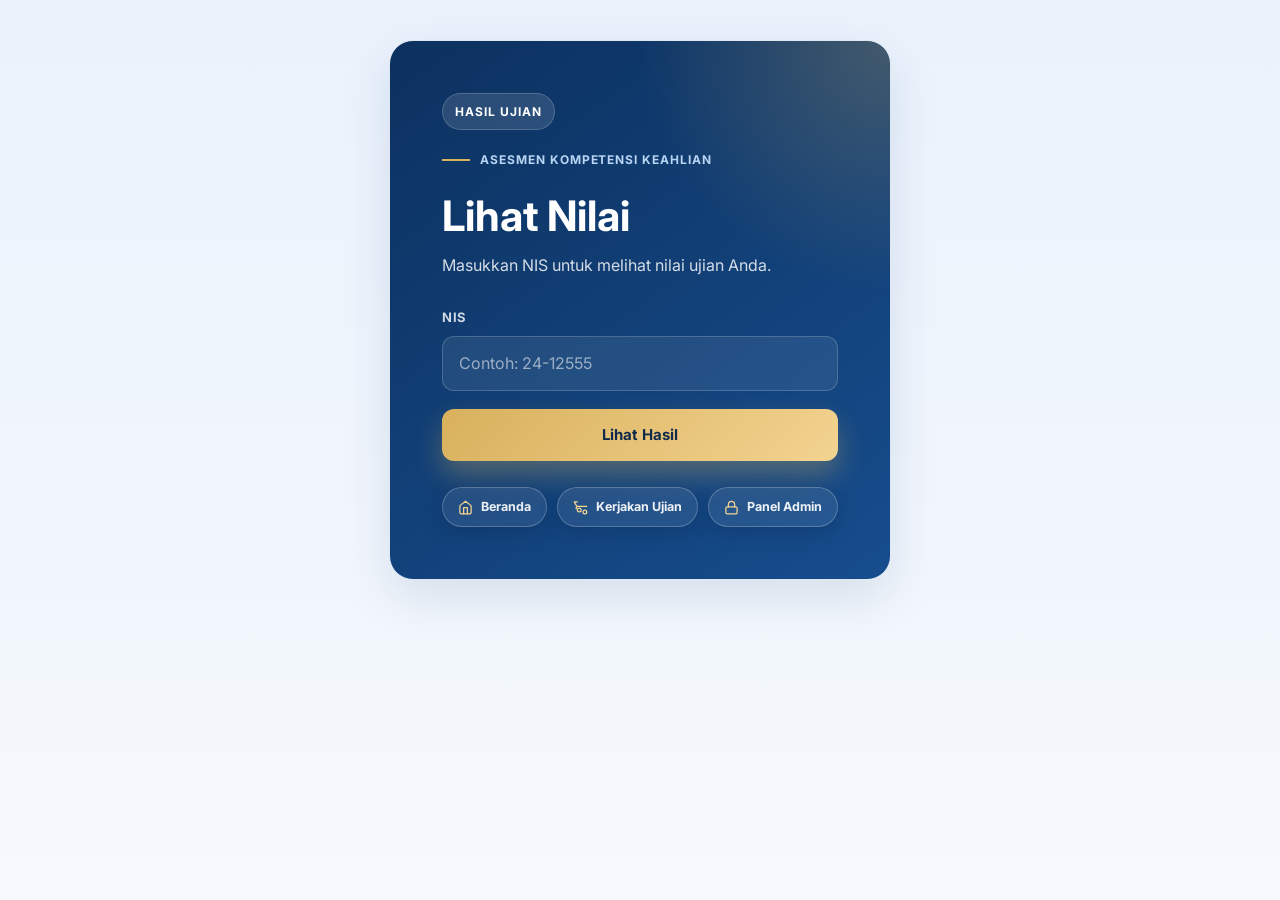
<file: hasil.html>
<!DOCTYPE html>
<html lang="id">
<head>
    <meta charset="UTF-8">
    <meta name="viewport" content="width=device-width, initial-scale=1.0">
    <title>Hasil Ujian | STS MikroTik</title>
    <link rel="preconnect" href="https://fonts.googleapis.com">
    <link rel="preconnect" href="https://fonts.gstatic.com" crossorigin>
    <link href="https://fonts.googleapis.com/css2?family=Inter:wght@400;500;600;700;800&display=swap" rel="stylesheet">
    <link rel="stylesheet" href="style.css">
    <script src="questions.js"></script>
    <script src="navbar.js" defer></script>
    <link rel="stylesheet" href="https://cdnjs.cloudflare.com/ajax/libs/animate.css/4.1.1/animate.min.css">
</head>
<body class="result-page">
    <app-navbar style="display: none !important;"></app-navbar>

    <main>
        <section id="loginScreen" class="screen active">
            <div class="login-shell">
                <div class="login-panel">
                    <div class="brand-tag">Hasil Ujian</div>
                    <div class="login-kicker">Asesmen Kompetensi Keahlian</div>
                    <h1>Lihat Nilai</h1>
                    <p>
                        Masukkan NIS untuk melihat nilai ujian Anda.
                    </p>

                    <form id="hasilForm" class="login-form" novalidate>
                        <div class="input-wrap">
                            <div class="input-label-row">
                                <label for="nisInput">NIS</label>
                                <div id="toast" class="toast" role="status" aria-live="polite">
                                    <svg viewBox="0 0 24 24" fill="none" stroke="currentColor" stroke-width="2.4" stroke-linecap="round" stroke-linejoin="round"><circle cx="12" cy="12" r="10"></circle><line x1="12" y1="8" x2="12" y2="12"></line><line x1="12" y1="16" x2="12.01" y2="16"></line></svg>
                                    <span class="toast-text">Masukkan NIS</span>
                                </div>
                            </div>
                            <input id="nisInput" type="text" inputmode="numeric" placeholder="Contoh: 24-12555" required>
                        </div>
                        <button type="submit" id="cekBtn" class="primary-btn">Lihat Hasil</button>
                    </form>

                    <div class="entry-row">
                        <a href="index.html" class="entry-btn" title="Kembali ke Beranda">
                            <svg viewBox="0 0 24 24" fill="none" stroke="currentColor" stroke-width="2" stroke-linecap="round" stroke-linejoin="round"><path d="M3 9l9-7 9 7v11a2 2 0 0 1-2 2H5a2 2 0 0 1-2-2z"></path><polyline points="9 22 9 12 15 12 15 22"></polyline></svg>
                            <span>Beranda</span>
                        </a>
                        <a href="sts.html" class="entry-btn" title="Kerjakan Ujian">
                            <svg viewBox="0 0 24 24" fill="none" stroke="currentColor" stroke-width="2" stroke-linecap="round" stroke-linejoin="round"><path d="M22 10H6L2 3h5"></path><path d="M6 10l-1 4"></path><path d="M19 22a3 3 0 1 0 0-6 3 3 0 0 0 0 6z"></path><path d="M10 19a3 3 0 1 0 0-6 3 3 0 0 0 0 6z"></path></svg>
                            <span>Kerjakan Ujian</span>
                        </a>
                        <a href="admin.html" class="entry-btn" title="Masuk Panel Admin">
                            <svg viewBox="0 0 24 24" fill="none" stroke="currentColor" stroke-width="2" stroke-linecap="round" stroke-linejoin="round"><rect x="3" y="11" width="18" height="11" rx="2"></rect><path d="M7 11V7a5 5 0 0 1 10 0v4"></path></svg>
                            <span>Panel Admin</span>
                        </a>
                    </div>
                </div>
            </div>
        </section>

        <section id="resultScreen" class="screen">
            <div class="result-shell">
                <div class="result-hero">
                    <div class="result-id">
                        <div>
                            <div class="result-badge" id="resultStatus">Selesai</div>
                            <h1 class="result-name" id="resultName">-</h1>
                            <div class="result-nis" id="resultNis">NIS: -</div>
                        </div>
                    </div>

                    <div id="cryArea" class="cry-area hidden">
                        <div class="cry-emoji">
                            <span>😭</span>
                            <span class="tear left"></span>
                            <span class="tear right"></span>
                        </div>
                        <div class="cry-copy">
                            <p class="cry-title">Aahh belum mencapai KKM! 😢</p>
                            <p class="cry-msg">Jangan sedih, tetap semangat! Nilai di bawah 75 perlu perbaikan. Ayo belajar kembali dan coba lagi sampai berhasil.</p>
                        </div>
                    </div>

                    <div class="result-metrics">
                        <div class="score-ring">
                            <div>
                                <strong id="resultScore">-</strong>
                                <span>Nilai</span>
                            </div>
                        </div>
                        <div class="result-detail">
                            <div class="detail-row"><span>Predikat</span><span id="resultGrade">-</span></div>
                            <div class="detail-row"><span>Soal diujikan</span><span id="resultCount">-</span></div>
                            <div class="detail-row"><span>Selesai pada</span><span id="resultFinishedAt">-</span></div>
                            <div class="detail-row"><span>Durasi pengerjaan</span><span id="resultDuration">-</span></div>
                        </div>
                    </div>

                    <div class="result-actions">
                        <button type="button" class="primary-btn" id="printBtn">Cetak / Simpan PDF</button>
                        <button type="button" class="entry-btn light-btn" id="searchOtherBtn">Cek Hasil Lain</button>
                    </div>
                </div>
            </div>
        </section>
    </main>

    <script>
        const API_URL = 'https://script.google.com/macros/s/AKfycbwGZboLzpJSjP0vUyXaKMSUibDgFjzaoXAm6cCY_SEI71s0xq2ZCUdRxdxJcPBZKMHs/exec';
        const MONTHS = ['Jan', 'Feb', 'Mar', 'Apr', 'Mei', 'Jun', 'Jul', 'Agu', 'Sep', 'Okt', 'Nov', 'Des'];

        const toast = document.getElementById('toast');
        const loginScreen = document.getElementById('loginScreen');
        const resultScreen = document.getElementById('resultScreen');
        let toastTimer = null;

        function normalizeNis(value) {
            return String(value || '').trim().replace(/\D/g, '');
        }

        async function apiRequest(action, payload = {}) {
            const controller = new AbortController();
            const timeoutId = setTimeout(() => controller.abort(), 15000);
            let response;

            try {
                response = await fetch(API_URL, {
                    method: 'POST',
                    headers: { 'Content-Type': 'text/plain;charset=utf-8' },
                    body: JSON.stringify({ action, ...payload }),
                    signal: controller.signal
                });
            } catch (error) {
                if (error.name === 'AbortError') {
                    throw new Error('Koneksi ke server habis waktu. Periksa koneksi internet Anda.');
                }
                throw new Error('Tidak dapat terhubung ke server Google Sheets.');
            } finally {
                clearTimeout(timeoutId);
            }

            const responseText = await response.text();
            let result;
            try {
                result = JSON.parse(responseText);
            } catch (error) {
                throw new Error('Server tidak mengembalikan JSON yang valid.');
            }

            if (!response.ok) throw new Error(`Server mengembalikan HTTP ${response.status}.`);
            if (!result.ok) throw new Error(result.error || 'Request Google Sheets gagal.');
            return result.data;
        }

        function showToast(message) {
            toast.querySelector('.toast-text').textContent = message;
            toast.classList.add('show');
            clearTimeout(toastTimer);
            toastTimer = setTimeout(() => toast.classList.remove('show'), 3200);
        }

        function formatWaktu(value) {
            if (!value) return '-';
            const date = new Date(value);
            if (isNaN(date.getTime())) return '-';
            const pad = (number) => String(number).padStart(2, '0');
            return `${pad(date.getDate())} ${MONTHS[date.getMonth()]} ${date.getFullYear()} ${pad(date.getHours())}:${pad(date.getMinutes())}`;
        }

        function gradeLabel(score) {
            return score >= 90 ? 'Sangat Baik' : score >= 80 ? 'Baik' : score >= 75 ? 'Cukup' : 'Perlu Remedial';
        }

        function durasiUjian(participant) {
            if (!participant.startedAt || !participant.completedAt) return null;
            const start = new Date(participant.startedAt).getTime();
            const end = new Date(participant.completedAt).getTime();
            if (isNaN(start) || isNaN(end) || end < start) return null;
            return Math.round((end - start) / 60000);
        }

        function renderHasil(participant) {
            document.getElementById('resultName').textContent = participant.name;
            document.getElementById('resultNis').textContent = `NIS: ${participant.nis}`;
            document.getElementById('resultScore').textContent = `${participant.lastScore}`;
            document.getElementById('resultGrade').textContent = gradeLabel(participant.lastScore);
            document.getElementById('resultFinishedAt').textContent = formatWaktu(participant.completedAt);

            const durasi = durasiUjian(participant);
            document.getElementById('resultDuration').textContent = durasi !== null ? `${durasi} menit` : '-';

            const ids = getAssignedQuestionIds(participant.nis);
            document.getElementById('resultCount').textContent = `${ids.length} soal`;

            const cryArea = document.getElementById('cryArea');
            const statusBadge = document.getElementById('resultStatus');
            const remedial = participant.lastScore < 75;

            if (remedial) {
                cryArea.classList.remove('hidden');
                cryArea.classList.remove('animate__fadeInDown');
                void cryArea.offsetWidth;
                cryArea.classList.add('animate__fadeInDown');
                statusBadge.textContent = 'Remedial';
                statusBadge.classList.add('remidial');
            } else {
                cryArea.classList.add('hidden');
                statusBadge.textContent = 'Selesai';
                statusBadge.classList.remove('remidial');
            }
        }

        async function cekHasil(event) {
            event.preventDefault();
            const input = document.getElementById('nisInput');
            const nis = normalizeNis(input.value);
            if (!nis) {
                showToast('Masukkan NIS terlebih dahulu');
                input.focus();
                return;
            }

            const btn = document.getElementById('cekBtn');
            btn.disabled = true;
            btn.textContent = 'Memeriksa...';

            try {
                const participants = await apiRequest('listParticipants');
                const participant = participants.find((item) => normalizeNis(item.nis) === nis);
                if (!participant) {
                    showToast(`NIS ${nis} belum terdaftar sebagai peserta.`);
                    return;
                }
                if (participant.lastScore === undefined) {
                    showToast('Nilai belum tersedia. Selesaikan ujian terlebih dahulu.');
                    return;
                }

                renderHasil(participant);
                loginScreen.classList.remove('active');
                resultScreen.classList.add('active');
                window.scrollTo({ top: 0, behavior: 'smooth' });
            } catch (error) {
                showToast(error.message);
            } finally {
                btn.disabled = false;
                btn.textContent = 'Lihat Hasil';
            }
        }

        document.getElementById('hasilForm').addEventListener('submit', cekHasil);
        document.getElementById('searchOtherBtn').addEventListener('click', () => {
            resultScreen.classList.remove('active');
            loginScreen.classList.add('active');
            document.getElementById('nisInput').value = '';
            document.getElementById('nisInput').focus();
            window.scrollTo({ top: 0, behavior: 'smooth' });
        });
        document.getElementById('printBtn').addEventListener('click', () => window.print());
    </script>
</body>
</html>
</file>
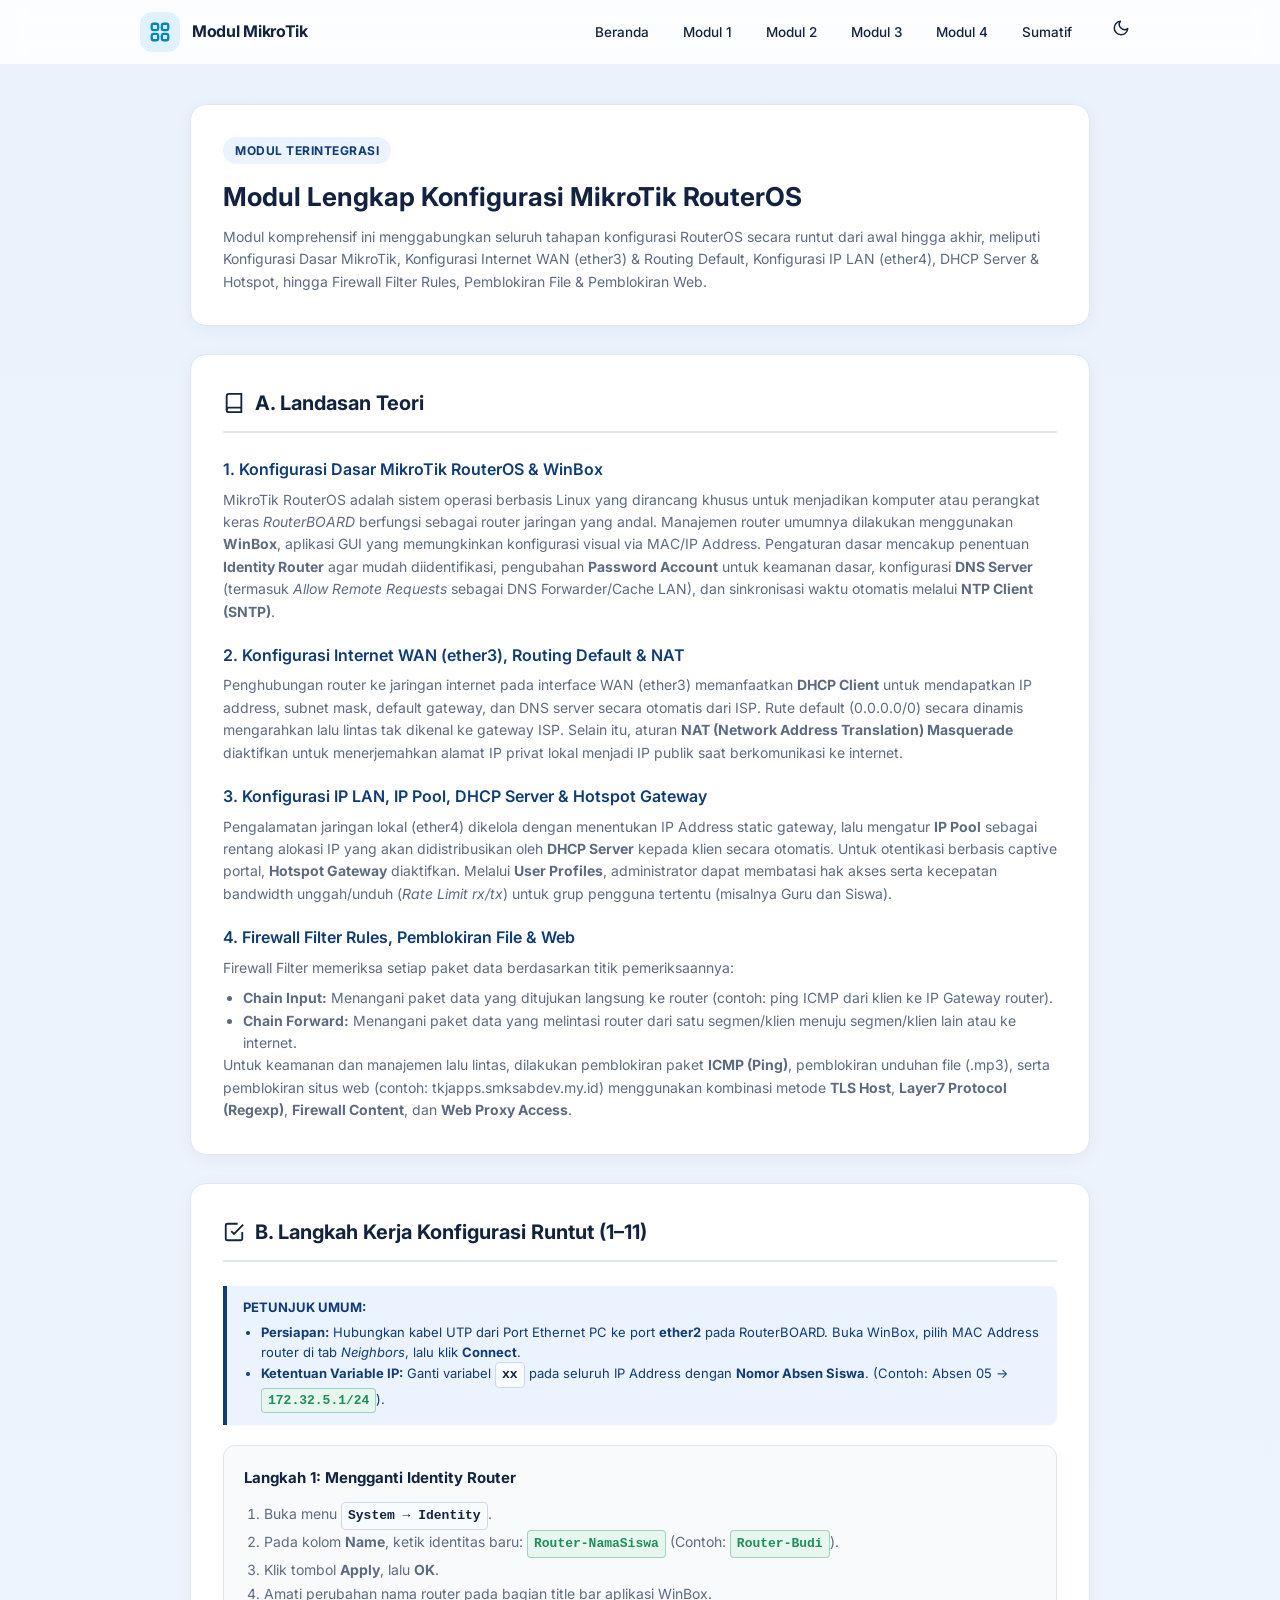
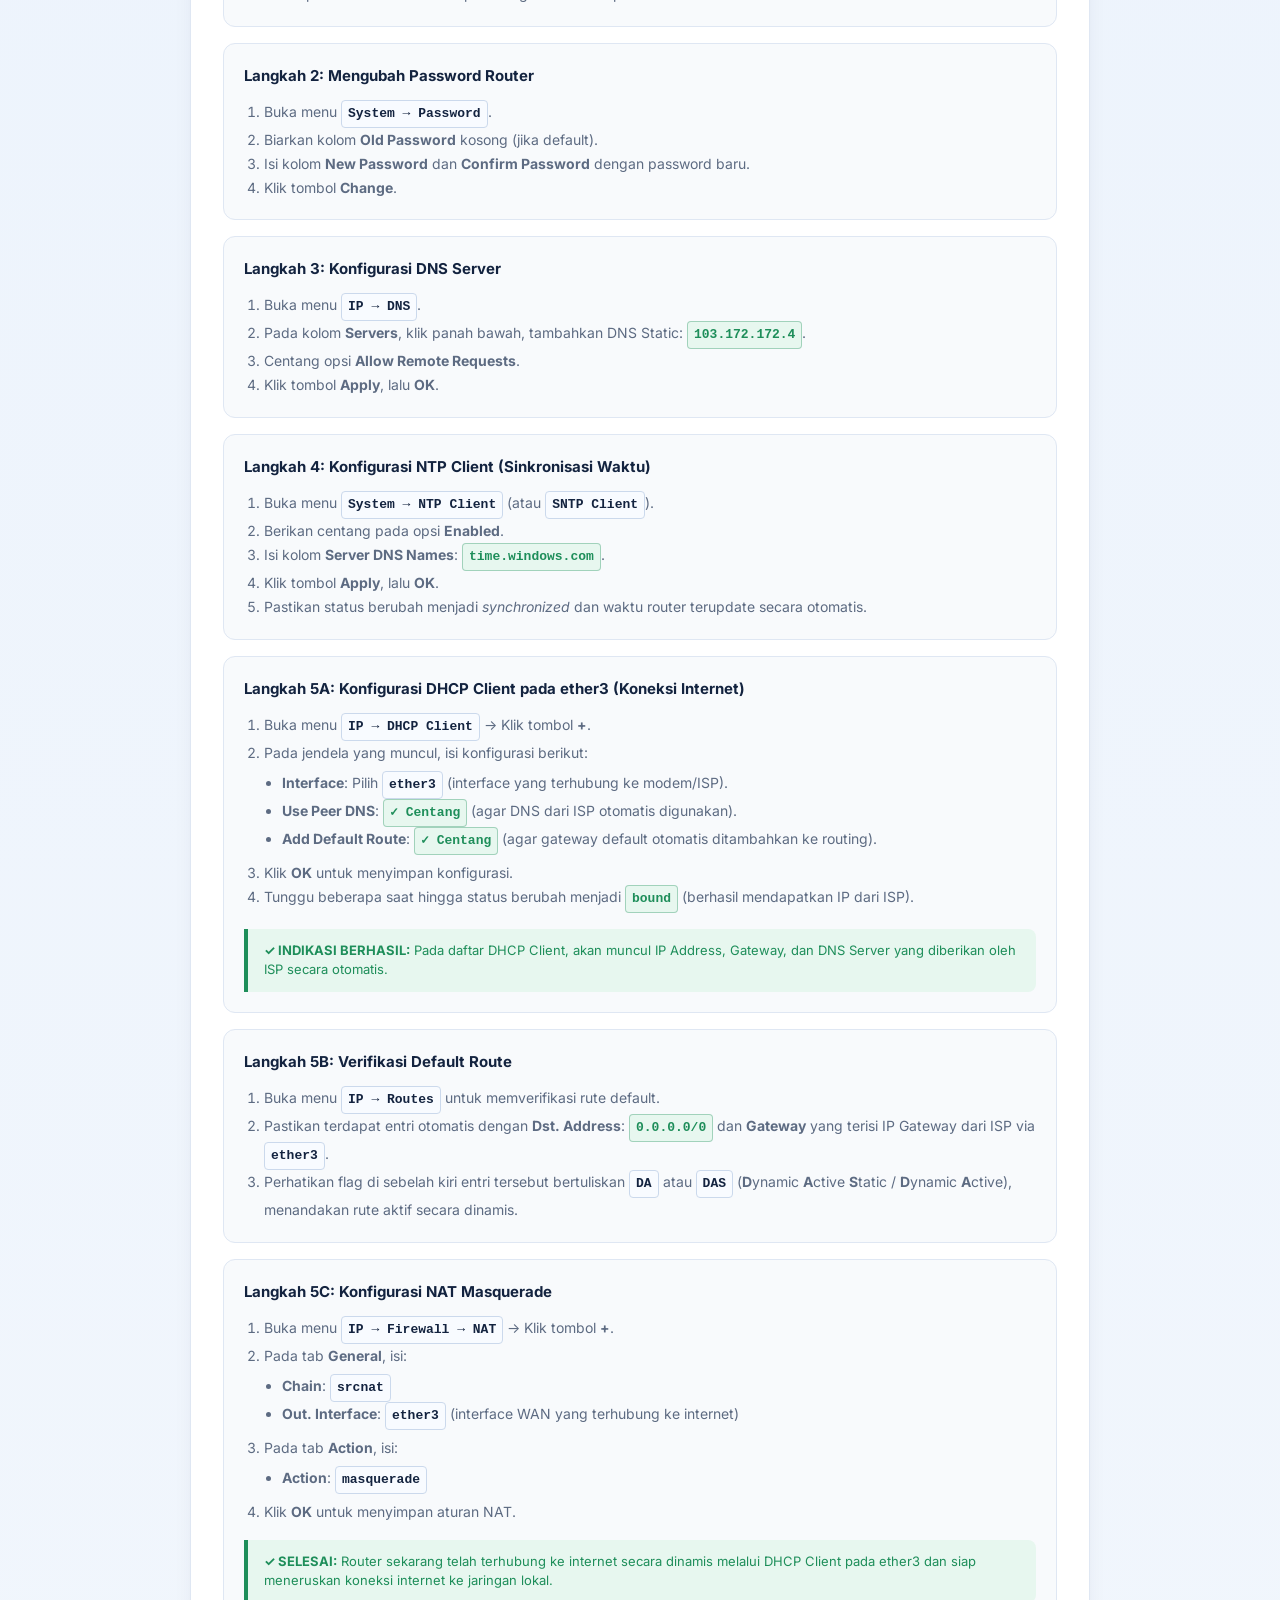
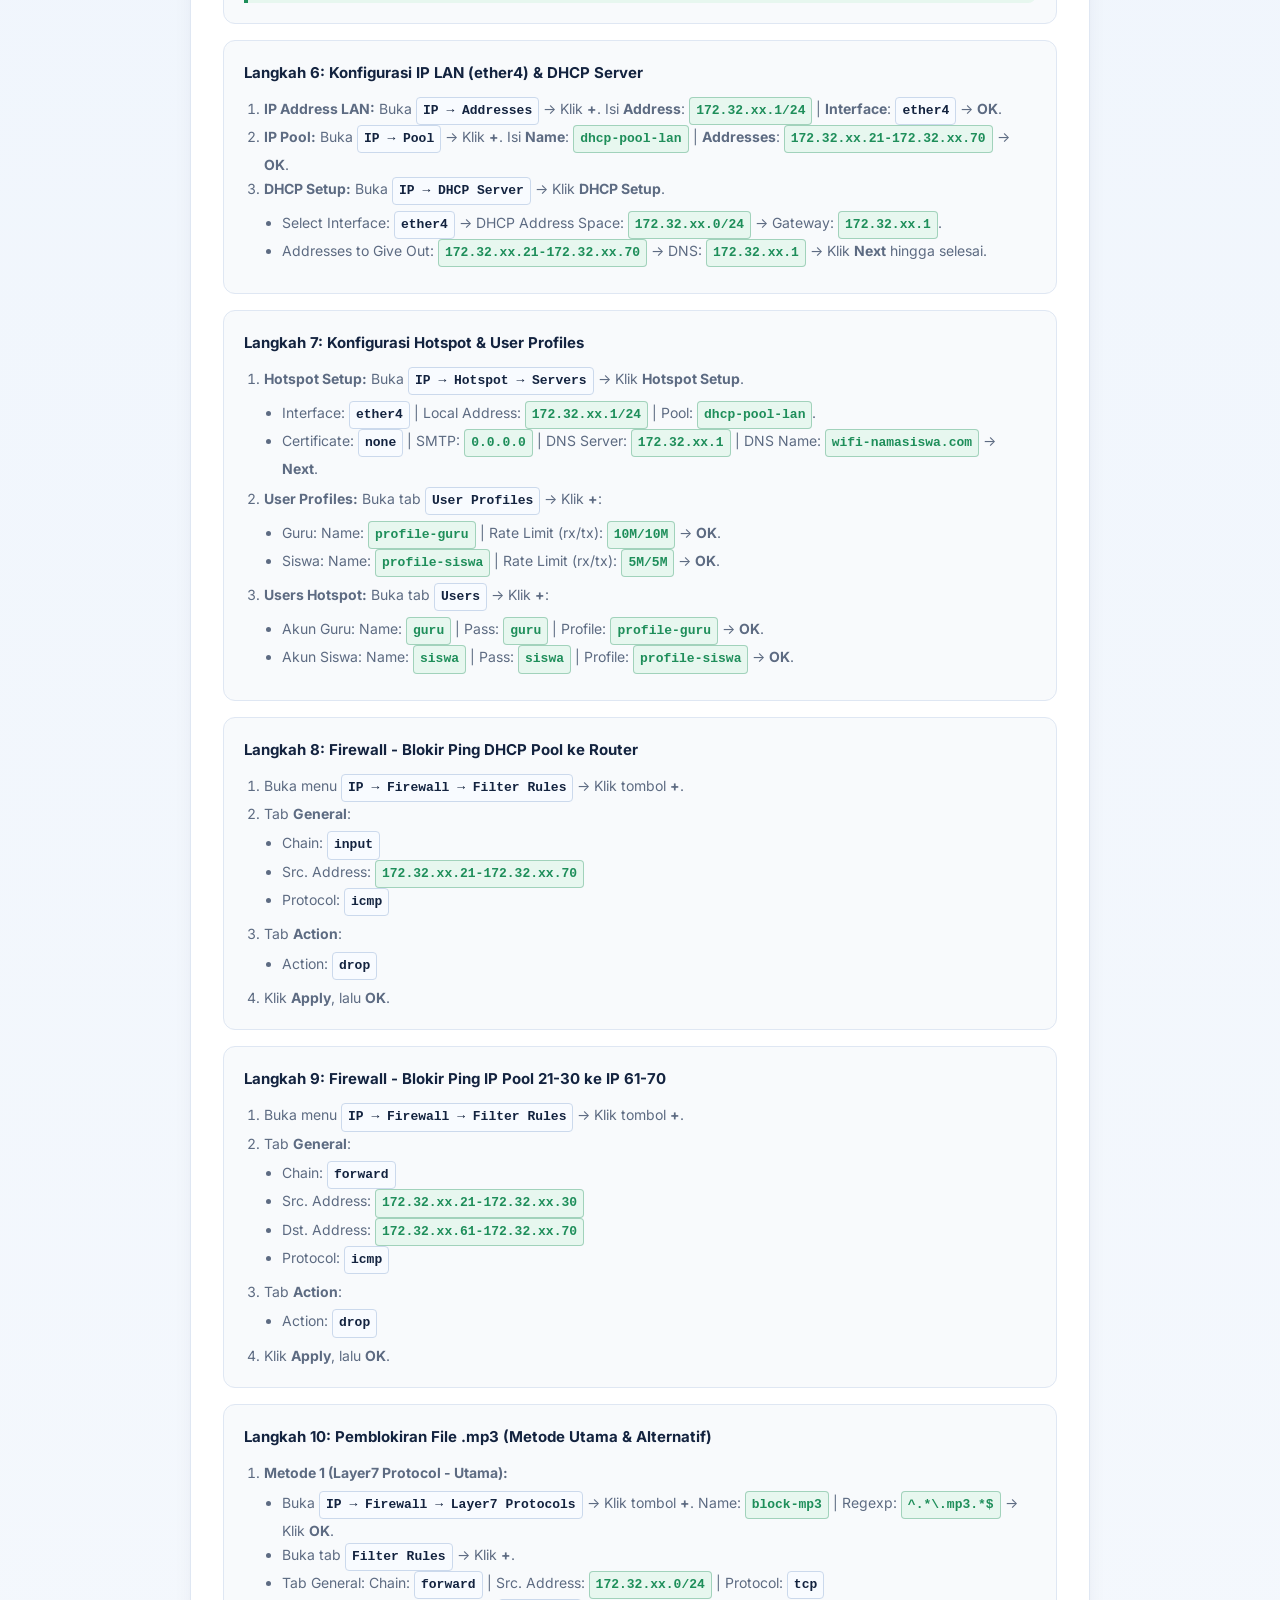
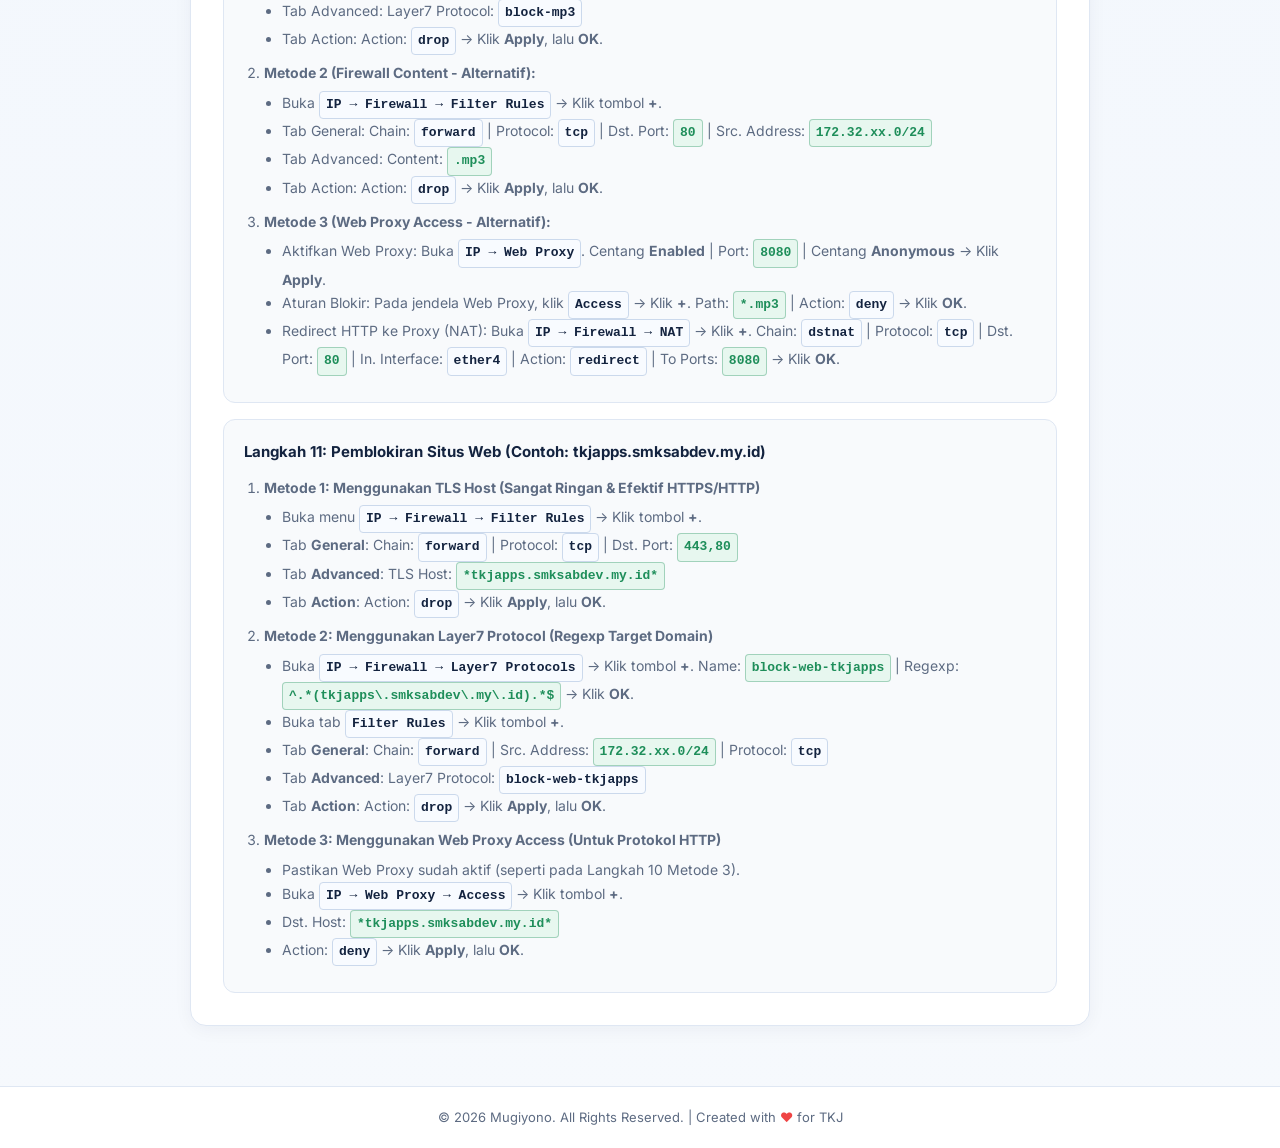
<file: mikrotik1.html>
<!DOCTYPE html>
<html lang="id">
<head>
    <meta charset="UTF-8">
    <meta name="viewport" content="width=device-width, initial-scale=1.0">
    <title>Modul Terintegrasi: Konfigurasi Lengkap MikroTik RouterOS</title>
    <!-- Dynamic Navbar Component -->
    <script src="navbar.js"></script>
    <!-- Google Fonts -->
    <link href="https://fonts.googleapis.com/css2?family=Inter:wght@400;500;600;700;800&display=swap" rel="stylesheet">
    <link rel="stylesheet" href="style.css">
</head>
<body>

    <!-- Navbar Otomatis dari navbar.js -->
    <app-navbar></app-navbar>

    <!-- Main Content -->
    <main>
        <div class="content-container">
            
            <!-- Header Modul Gabungan -->
            <div class="module-header">
                <span class="module-badge">Modul Terintegrasi</span>
                <h1 class="module-title">Modul Lengkap Konfigurasi MikroTik RouterOS</h1>
                <p class="module-desc">
                    Modul komprehensif ini menggabungkan seluruh tahapan konfigurasi RouterOS secara runtut dari awal hingga akhir, meliputi Konfigurasi Dasar MikroTik, Konfigurasi Internet WAN (ether3) & Routing Default, Konfigurasi IP LAN (ether4), DHCP Server & Hotspot, hingga Firewall Filter Rules, Pemblokiran File & Pemblokiran Web.
                </p>
            </div>

            <!-- BAGIAN A: LANDASAN TEORI -->
            <div class="section-box">
                <h2 class="section-title">
                    <svg width="22" height="22" viewBox="0 0 24 24" fill="none" stroke="currentColor" stroke-width="2"><path d="M4 19.5A2.5 2.5 0 0 1 6.5 17H20"></path><path d="M6.5 2H20v20H6.5A2.5 2.5 0 0 1 4 19.5v-15A2.5 2.5 0 0 1 6.5 2z"></path></svg>
                    A. Landasan Teori
                </h2>

                <div class="theory-item">
                    <h4>1. Konfigurasi Dasar MikroTik RouterOS & WinBox</h4>
                    <p>
                        MikroTik RouterOS adalah sistem operasi berbasis Linux yang dirancang khusus untuk menjadikan komputer atau perangkat keras <em>RouterBOARD</em> berfungsi sebagai router jaringan yang andal. Manajemen router umumnya dilakukan menggunakan <strong>WinBox</strong>, aplikasi GUI yang memungkinkan konfigurasi visual via MAC/IP Address. Pengaturan dasar mencakup penentuan <strong>Identity Router</strong> agar mudah diidentifikasi, pengubahan <strong>Password Account</strong> untuk keamanan dasar, konfigurasi <strong>DNS Server</strong> (termasuk <em>Allow Remote Requests</em> sebagai DNS Forwarder/Cache LAN), dan sinkronisasi waktu otomatis melalui <strong>NTP Client (SNTP)</strong>.
                    </p>
                </div>

                <div class="theory-item">
                    <h4>2. Konfigurasi Internet WAN (ether3), Routing Default & NAT</h4>
                    <p>
                        Penghubungan router ke jaringan internet pada interface WAN (ether3) memanfaatkan <strong>DHCP Client</strong> untuk mendapatkan IP address, subnet mask, default gateway, dan DNS server secara otomatis dari ISP. Rute default (<code>0.0.0.0/0</code>) secara dinamis mengarahkan lalu lintas tak dikenal ke gateway ISP. Selain itu, aturan <strong>NAT (Network Address Translation) Masquerade</strong> diaktifkan untuk menerjemahkan alamat IP privat lokal menjadi IP publik saat berkomunikasi ke internet.
                    </p>
                </div>

                <div class="theory-item">
                    <h4>3. Konfigurasi IP LAN, IP Pool, DHCP Server & Hotspot Gateway</h4>
                    <p>
                        Pengalamatan jaringan lokal (ether4) dikelola dengan menentukan IP Address static gateway, lalu mengatur <strong>IP Pool</strong> sebagai rentang alokasi IP yang akan didistribusikan oleh <strong>DHCP Server</strong> kepada klien secara otomatis. Untuk otentikasi berbasis captive portal, <strong>Hotspot Gateway</strong> diaktifkan. Melalui <strong>User Profiles</strong>, administrator dapat membatasi hak akses serta kecepatan bandwidth unggah/unduh (<em>Rate Limit rx/tx</em>) untuk grup pengguna tertentu (misalnya Guru dan Siswa).
                    </p>
                </div>

                <div class="theory-item">
                    <h4>4. Firewall Filter Rules, Pemblokiran File & Web</h4>
                    <p>
                        Firewall Filter memeriksa setiap paket data berdasarkan titik pemeriksaannya:
                    </p>
                    <ul>
                        <li><strong>Chain Input:</strong> Menangani paket data yang ditujukan langsung ke router (contoh: ping ICMP dari klien ke IP Gateway router).</li>
                        <li><strong>Chain Forward:</strong> Menangani paket data yang melintasi router dari satu segmen/klien menuju segmen/klien lain atau ke internet.</li>
                    </ul>
                    <p>
                        Untuk keamanan dan manajemen lalu lintas, dilakukan pemblokiran paket <strong>ICMP (Ping)</strong>, pemblokiran unduhan file (<code>.mp3</code>), serta pemblokiran situs web (contoh: <code>tkjapps.smksabdev.my.id</code>) menggunakan kombinasi metode <strong>TLS Host</strong>, <strong>Layer7 Protocol (Regexp)</strong>, <strong>Firewall Content</strong>, dan <strong>Web Proxy Access</strong>.
                    </p>
                </div>
            </div>

            <!-- BAGIAN B: LANGKAH KERJA KONFIGURASI -->
            <div class="section-box">
                <h2 class="section-title">
                    <svg width="22" height="22" viewBox="0 0 24 24" fill="none" stroke="currentColor" stroke-width="2"><polyline points="9 11 12 14 22 4"></polyline><path d="M21 12v7a2 2 0 0 1-2 2H5a2 2 0 0 1-2-2V5a2 2 0 0 1 2-2h11"></path></svg>
                    B. Langkah Kerja Konfigurasi Runtut (1–11)
                </h2>

                <div class="note-callout">
                    <strong>PETUNJUK UMUM:</strong>
                    <ul>
                        <li><strong>Persiapan:</strong> Hubungkan kabel UTP dari Port Ethernet PC ke port <strong>ether2</strong> pada RouterBOARD. Buka WinBox, pilih MAC Address router di tab <em>Neighbors</em>, lalu klik <strong>Connect</strong>.</li>
                        <li><strong>Ketentuan Variable IP:</strong> Ganti variabel <span class="ui-path">xx</span> pada seluruh IP Address dengan <strong>Nomor Absen Siswa</strong>. (Contoh: Absen 05 → <span class="value-badge">172.32.5.1/24</span>).</li>
                    </ul>
                </div>

                <!-- Tahap 1: Konfigurasi Dasar -->
                <!-- Langkah 1 -->
                <div class="step-card">
                    <div class="step-header">Langkah 1: Mengganti Identity Router</div>
                    <ol class="step-list">
                        <li>Buka menu <span class="ui-path">System → Identity</span>.</li>
                        <li>Pada kolom <strong>Name</strong>, ketik identitas baru: <span class="value-badge">Router-NamaSiswa</span> (Contoh: <span class="value-badge">Router-Budi</span>).</li>
                        <li>Klik tombol <strong>Apply</strong>, lalu <strong>OK</strong>.</li>
                        <li>Amati perubahan nama router pada bagian title bar aplikasi WinBox.</li>
                    </ol>
                </div>

                <!-- Langkah 2 -->
                <div class="step-card">
                    <div class="step-header">Langkah 2: Mengubah Password Router</div>
                    <ol class="step-list">
                        <li>Buka menu <span class="ui-path">System → Password</span>.</li>
                        <li>Biarkan kolom <strong>Old Password</strong> kosong (jika default).</li>
                        <li>Isi kolom <strong>New Password</strong> dan <strong>Confirm Password</strong> dengan password baru.</li>
                        <li>Klik tombol <strong>Change</strong>.</li>
                    </ol>
                </div>

                <!-- Langkah 3 -->
                <div class="step-card">
                    <div class="step-header">Langkah 3: Konfigurasi DNS Server</div>
                    <ol class="step-list">
                        <li>Buka menu <span class="ui-path">IP → DNS</span>.</li>
                        <li>Pada kolom <strong>Servers</strong>, klik panah bawah, tambahkan DNS Static: <span class="value-badge">103.172.172.4</span>.</li>
                        <li>Centang opsi <strong>Allow Remote Requests</strong>.</li>
                        <li>Klik tombol <strong>Apply</strong>, lalu <strong>OK</strong>.</li>
                    </ol>
                </div>

                <!-- Langkah 4 -->
                <div class="step-card">
                    <div class="step-header">Langkah 4: Konfigurasi NTP Client (Sinkronisasi Waktu)</div>
                    <ol class="step-list">
                        <li>Buka menu <span class="ui-path">System → NTP Client</span> (atau <span class="ui-path">SNTP Client</span>).</li>
                        <li>Berikan centang pada opsi <strong>Enabled</strong>.</li>
                        <li>Isi kolom <strong>Server DNS Names</strong>: <span class="value-badge">time.windows.com</span>.</li>
                        <li>Klik tombol <strong>Apply</strong>, lalu <strong>OK</strong>.</li>
                        <li>Pastikan status berubah menjadi <em>synchronized</em> dan waktu router terupdate secara otomatis.</li>
                    </ol>
                </div>

                <!-- Tahap 2: Konfigurasi Internet & NAT -->
                <!-- Langkah 5A -->
                <div class="step-card">
                    <div class="step-header">Langkah 5A: Konfigurasi DHCP Client pada ether3 (Koneksi Internet)</div>
                    <ol class="step-list">
                        <li>Buka menu <span class="ui-path">IP → DHCP Client</span> → Klik tombol <strong>+</strong>.</li>
                        <li>
                            Pada jendela yang muncul, isi konfigurasi berikut:
                            <ul class="sub-step-list">
                                <li><strong>Interface</strong>: Pilih <span class="ui-path">ether3</span> (interface yang terhubung ke modem/ISP).</li>
                                <li><strong>Use Peer DNS</strong>: <span class="value-badge">✓ Centang</span> (agar DNS dari ISP otomatis digunakan).</li>
                                <li><strong>Add Default Route</strong>: <span class="value-badge">✓ Centang</span> (agar gateway default otomatis ditambahkan ke routing).</li>
                            </ul>
                        </li>
                        <li>Klik <strong>OK</strong> untuk menyimpan konfigurasi.</li>
                        <li>Tunggu beberapa saat hingga status berubah menjadi <span class="value-badge">bound</span> (berhasil mendapatkan IP dari ISP).</li>
                    </ol>
                    <div class="success-callout">
                        <strong>✓ INDIKASI BERHASIL:</strong> Pada daftar DHCP Client, akan muncul IP Address, Gateway, dan DNS Server yang diberikan oleh ISP secara otomatis.
                    </div>
                </div>

                <!-- Langkah 5B -->
                <div class="step-card">
                    <div class="step-header">Langkah 5B: Verifikasi Default Route</div>
                    <ol class="step-list">
                        <li>Buka menu <span class="ui-path">IP → Routes</span> untuk memverifikasi rute default.</li>
                        <li>Pastikan terdapat entri otomatis dengan <strong>Dst. Address</strong>: <span class="value-badge">0.0.0.0/0</span> dan <strong>Gateway</strong> yang terisi IP Gateway dari ISP via <span class="ui-path">ether3</span>.</li>
                        <li>Perhatikan flag di sebelah kiri entri tersebut bertuliskan <span class="ui-path">DA</span> atau <span class="ui-path">DAS</span> (<strong>D</strong>ynamic <strong>A</strong>ctive <strong>S</strong>tatic / <strong>D</strong>ynamic <strong>A</strong>ctive), menandakan rute aktif secara dinamis.</li>
                    </ol>
                </div>

                <!-- Langkah 5C -->
                <div class="step-card">
                    <div class="step-header">Langkah 5C: Konfigurasi NAT Masquerade</div>
                    <ol class="step-list">
                        <li>Buka menu <span class="ui-path">IP → Firewall → NAT</span> → Klik tombol <strong>+</strong>.</li>
                        <li>
                            Pada tab <strong>General</strong>, isi:
                            <ul class="sub-step-list">
                                <li><strong>Chain</strong>: <span class="ui-path">srcnat</span></li>
                                <li><strong>Out. Interface</strong>: <span class="ui-path">ether3</span> (interface WAN yang terhubung ke internet)</li>
                            </ul>
                        </li>
                        <li>
                            Pada tab <strong>Action</strong>, isi:
                            <ul class="sub-step-list">
                                <li><strong>Action</strong>: <span class="ui-path">masquerade</span></li>
                            </ul>
                        </li>
                        <li>Klik <strong>OK</strong> untuk menyimpan aturan NAT.</li>
                    </ol>
                    <div class="success-callout">
                        <strong>✓ SELESAI:</strong> Router sekarang telah terhubung ke internet secara dinamis melalui DHCP Client pada ether3 dan siap meneruskan koneksi internet ke jaringan lokal.
                    </div>
                </div>

                <!-- Tahap 3: Konfigurasi IP LAN, DHCP Server & Hotspot -->
                <!-- Langkah 6 -->
                <div class="step-card">
                    <div class="step-header">Langkah 6: Konfigurasi IP LAN (ether4) & DHCP Server</div>
                    <ol class="step-list">
                        <li><strong>IP Address LAN:</strong> Buka <span class="ui-path">IP → Addresses</span> → Klik <strong>+</strong>. Isi <strong>Address</strong>: <span class="value-badge">172.32.xx.1/24</span> | <strong>Interface</strong>: <span class="ui-path">ether4</span> → <strong>OK</strong>.</li>
                        <li><strong>IP Pool:</strong> Buka <span class="ui-path">IP → Pool</span> → Klik <strong>+</strong>. Isi <strong>Name</strong>: <span class="value-badge">dhcp-pool-lan</span> | <strong>Addresses</strong>: <span class="value-badge">172.32.xx.21-172.32.xx.70</span> → <strong>OK</strong>.</li>
                        <li>
                            <strong>DHCP Setup:</strong> Buka <span class="ui-path">IP → DHCP Server</span> → Klik <strong>DHCP Setup</strong>.
                            <ul class="sub-step-list">
                                <li>Select Interface: <span class="ui-path">ether4</span> → DHCP Address Space: <span class="value-badge">172.32.xx.0/24</span> → Gateway: <span class="value-badge">172.32.xx.1</span>.</li>
                                <li>Addresses to Give Out: <span class="value-badge">172.32.xx.21-172.32.xx.70</span> → DNS: <span class="value-badge">172.32.xx.1</span> → Klik <strong>Next</strong> hingga selesai.</li>
                            </ul>
                        </li>
                    </ol>
                </div>

                <!-- Langkah 7 -->
                <div class="step-card">
                    <div class="step-header">Langkah 7: Konfigurasi Hotspot & User Profiles</div>
                    <ol class="step-list">
                        <li>
                            <strong>Hotspot Setup:</strong> Buka <span class="ui-path">IP → Hotspot → Servers</span> → Klik <strong>Hotspot Setup</strong>.
                            <ul class="sub-step-list">
                                <li>Interface: <span class="ui-path">ether4</span> | Local Address: <span class="value-badge">172.32.xx.1/24</span> | Pool: <span class="value-badge">dhcp-pool-lan</span>.</li>
                                <li>Certificate: <span class="ui-path">none</span> | SMTP: <span class="value-badge">0.0.0.0</span> | DNS Server: <span class="value-badge">172.32.xx.1</span> | DNS Name: <span class="value-badge">wifi-namasiswa.com</span> → <strong>Next</strong>.</li>
                            </ul>
                        </li>
                        <li>
                            <strong>User Profiles:</strong> Buka tab <span class="ui-path">User Profiles</span> → Klik <strong>+</strong>:
                            <ul class="sub-step-list">
                                <li>Guru: Name: <span class="value-badge">profile-guru</span> | Rate Limit (rx/tx): <span class="value-badge">10M/10M</span> → <strong>OK</strong>.</li>
                                <li>Siswa: Name: <span class="value-badge">profile-siswa</span> | Rate Limit (rx/tx): <span class="value-badge">5M/5M</span> → <strong>OK</strong>.</li>
                            </ul>
                        </li>
                        <li>
                            <strong>Users Hotspot:</strong> Buka tab <span class="ui-path">Users</span> → Klik <strong>+</strong>:
                            <ul class="sub-step-list">
                                <li>Akun Guru: Name: <span class="value-badge">guru</span> | Pass: <span class="value-badge">guru</span> | Profile: <span class="value-badge">profile-guru</span> → <strong>OK</strong>.</li>
                                <li>Akun Siswa: Name: <span class="value-badge">siswa</span> | Pass: <span class="value-badge">siswa</span> | Profile: <span class="value-badge">profile-siswa</span> → <strong>OK</strong>.</li>
                            </ul>
                        </li>
                    </ol>
                </div>

                <!-- Tahap 4: Firewall Filter Rules & Pemblokiran -->
                <!-- Langkah 8 -->
                <div class="step-card">
                    <div class="step-header">Langkah 8: Firewall - Blokir Ping DHCP Pool ke Router</div>
                    <ol class="step-list">
                        <li>Buka menu <span class="ui-path">IP → Firewall → Filter Rules</span> → Klik tombol <strong>+</strong>.</li>
                        <li>
                            Tab <strong>General</strong>:
                            <ul class="sub-step-list">
                                <li>Chain: <span class="ui-path">input</span></li>
                                <li>Src. Address: <span class="value-badge">172.32.xx.21-172.32.xx.70</span></li>
                                <li>Protocol: <span class="ui-path">icmp</span></li>
                            </ul>
                        </li>
                        <li>
                            Tab <strong>Action</strong>:
                            <ul class="sub-step-list">
                                <li>Action: <span class="ui-path">drop</span></li>
                            </ul>
                        </li>
                        <li>Klik <strong>Apply</strong>, lalu <strong>OK</strong>.</li>
                    </ol>
                </div>

                <!-- Langkah 9 -->
                <div class="step-card">
                    <div class="step-header">Langkah 9: Firewall - Blokir Ping IP Pool 21-30 ke IP 61-70</div>
                    <ol class="step-list">
                        <li>Buka menu <span class="ui-path">IP → Firewall → Filter Rules</span> → Klik tombol <strong>+</strong>.</li>
                        <li>
                            Tab <strong>General</strong>:
                            <ul class="sub-step-list">
                                <li>Chain: <span class="ui-path">forward</span></li>
                                <li>Src. Address: <span class="value-badge">172.32.xx.21-172.32.xx.30</span></li>
                                <li>Dst. Address: <span class="value-badge">172.32.xx.61-172.32.xx.70</span></li>
                                <li>Protocol: <span class="ui-path">icmp</span></li>
                            </ul>
                        </li>
                        <li>
                            Tab <strong>Action</strong>:
                            <ul class="sub-step-list">
                                <li>Action: <span class="ui-path">drop</span></li>
                            </ul>
                        </li>
                        <li>Klik <strong>Apply</strong>, lalu <strong>OK</strong>.</li>
                    </ol>
                </div>

                <!-- Langkah 10 (Utama) -->
                <div class="step-card">
                    <div class="step-header">Langkah 10: Pemblokiran File .mp3 (Metode Utama & Alternatif)</div>
                    <ol class="step-list">
                        <li>
                            <strong>Metode 1 (Layer7 Protocol - Utama):</strong>
                            <ul class="sub-step-list">
                                <li>Buka <span class="ui-path">IP → Firewall → Layer7 Protocols</span> → Klik tombol <strong>+</strong>. Name: <span class="value-badge">block-mp3</span> | Regexp: <span class="value-badge">^.*\.mp3.*$</span> → Klik <strong>OK</strong>.</li>
                                <li>Buka tab <span class="ui-path">Filter Rules</span> → Klik <strong>+</strong>.</li>
                                <li>Tab General: Chain: <span class="ui-path">forward</span> | Src. Address: <span class="value-badge">172.32.xx.0/24</span> | Protocol: <span class="ui-path">tcp</span></li>
                                <li>Tab Advanced: Layer7 Protocol: <span class="ui-path">block-mp3</span></li>
                                <li>Tab Action: Action: <span class="ui-path">drop</span> → Klik <strong>Apply</strong>, lalu <strong>OK</strong>.</li>
                            </ul>
                        </li>
                        <li>
                            <strong>Metode 2 (Firewall Content - Alternatif):</strong>
                            <ul class="sub-step-list">
                                <li>Buka <span class="ui-path">IP → Firewall → Filter Rules</span> → Klik tombol <strong>+</strong>.</li>
                                <li>Tab General: Chain: <span class="ui-path">forward</span> | Protocol: <span class="ui-path">tcp</span> | Dst. Port: <span class="value-badge">80</span> | Src. Address: <span class="value-badge">172.32.xx.0/24</span></li>
                                <li>Tab Advanced: Content: <span class="value-badge">.mp3</span></li>
                                <li>Tab Action: Action: <span class="ui-path">drop</span> → Klik <strong>Apply</strong>, lalu <strong>OK</strong>.</li>
                            </ul>
                        </li>
                        <li>
                            <strong>Metode 3 (Web Proxy Access - Alternatif):</strong>
                            <ul class="sub-step-list">
                                <li>Aktifkan Web Proxy: Buka <span class="ui-path">IP → Web Proxy</span>. Centang <strong>Enabled</strong> | Port: <span class="value-badge">8080</span> | Centang <strong>Anonymous</strong> → Klik <strong>Apply</strong>.</li>
                                <li>Aturan Blokir: Pada jendela Web Proxy, klik <span class="ui-path">Access</span> → Klik <strong>+</strong>. Path: <span class="value-badge">*.mp3</span> | Action: <span class="ui-path">deny</span> → Klik <strong>OK</strong>.</li>
                                <li>Redirect HTTP ke Proxy (NAT): Buka <span class="ui-path">IP → Firewall → NAT</span> → Klik <strong>+</strong>. Chain: <span class="ui-path">dstnat</span> | Protocol: <span class="ui-path">tcp</span> | Dst. Port: <span class="value-badge">80</span> | In. Interface: <span class="ui-path">ether4</span> | Action: <span class="ui-path">redirect</span> | To Ports: <span class="value-badge">8080</span> → Klik <strong>OK</strong>.</li>
                            </ul>
                        </li>
                    </ol>
                </div>

                <!-- Langkah 11: Pemblokiran Situs Web -->
                <div class="step-card">
                    <div class="step-header">Langkah 11: Pemblokiran Situs Web (Contoh: tkjapps.smksabdev.my.id)</div>
                    <ol class="step-list">
                        <li>
                            <strong>Metode 1: Menggunakan TLS Host (Sangat Ringan & Efektif HTTPS/HTTP)</strong>
                            <ul class="sub-step-list">
                                <li>Buka menu <span class="ui-path">IP → Firewall → Filter Rules</span> → Klik tombol <strong>+</strong>.</li>
                                <li>Tab <strong>General</strong>: Chain: <span class="ui-path">forward</span> | Protocol: <span class="ui-path">tcp</span> | Dst. Port: <span class="value-badge">443,80</span></li>
                                <li>Tab <strong>Advanced</strong>: TLS Host: <span class="value-badge">*tkjapps.smksabdev.my.id*</span></li>
                                <li>Tab <strong>Action</strong>: Action: <span class="ui-path">drop</span> → Klik <strong>Apply</strong>, lalu <strong>OK</strong>.</li>
                            </ul>
                        </li>
                        <li>
                            <strong>Metode 2: Menggunakan Layer7 Protocol (Regexp Target Domain)</strong>
                            <ul class="sub-step-list">
                                <li>Buka <span class="ui-path">IP → Firewall → Layer7 Protocols</span> → Klik tombol <strong>+</strong>. Name: <span class="value-badge">block-web-tkjapps</span> | Regexp: <span class="value-badge">^.*(tkjapps\.smksabdev\.my\.id).*$</span> → Klik <strong>OK</strong>.</li>
                                <li>Buka tab <span class="ui-path">Filter Rules</span> → Klik tombol <strong>+</strong>.</li>
                                <li>Tab <strong>General</strong>: Chain: <span class="ui-path">forward</span> | Src. Address: <span class="value-badge">172.32.xx.0/24</span> | Protocol: <span class="ui-path">tcp</span></li>
                                <li>Tab <strong>Advanced</strong>: Layer7 Protocol: <span class="ui-path">block-web-tkjapps</span></li>
                                <li>Tab <strong>Action</strong>: Action: <span class="ui-path">drop</span> → Klik <strong>Apply</strong>, lalu <strong>OK</strong>.</li>
                            </ul>
                        </li>
                        <li>
                            <strong>Metode 3: Menggunakan Web Proxy Access (Untuk Protokol HTTP)</strong>
                            <ul class="sub-step-list">
                                <li>Pastikan Web Proxy sudah aktif (seperti pada Langkah 10 Metode 3).</li>
                                <li>Buka <span class="ui-path">IP → Web Proxy → Access</span> → Klik tombol <strong>+</strong>.</li>
                                <li>Dst. Host: <span class="value-badge">*tkjapps.smksabdev.my.id*</span></li>
                                <li>Action: <span class="ui-path">deny</span> → Klik <strong>Apply</strong>, lalu <strong>OK</strong>.</li>
                            </ul>
                        </li>
                    </ol>
                </div>

            </div>

        </div>
    </main>

    <!-- Footer -->
    <footer>
        &copy; 2026 Mugiyono. All Rights Reserved. | Created with <span class="heart">♥</span> for TKJ
    </footer>

</body>
</html>
</file>
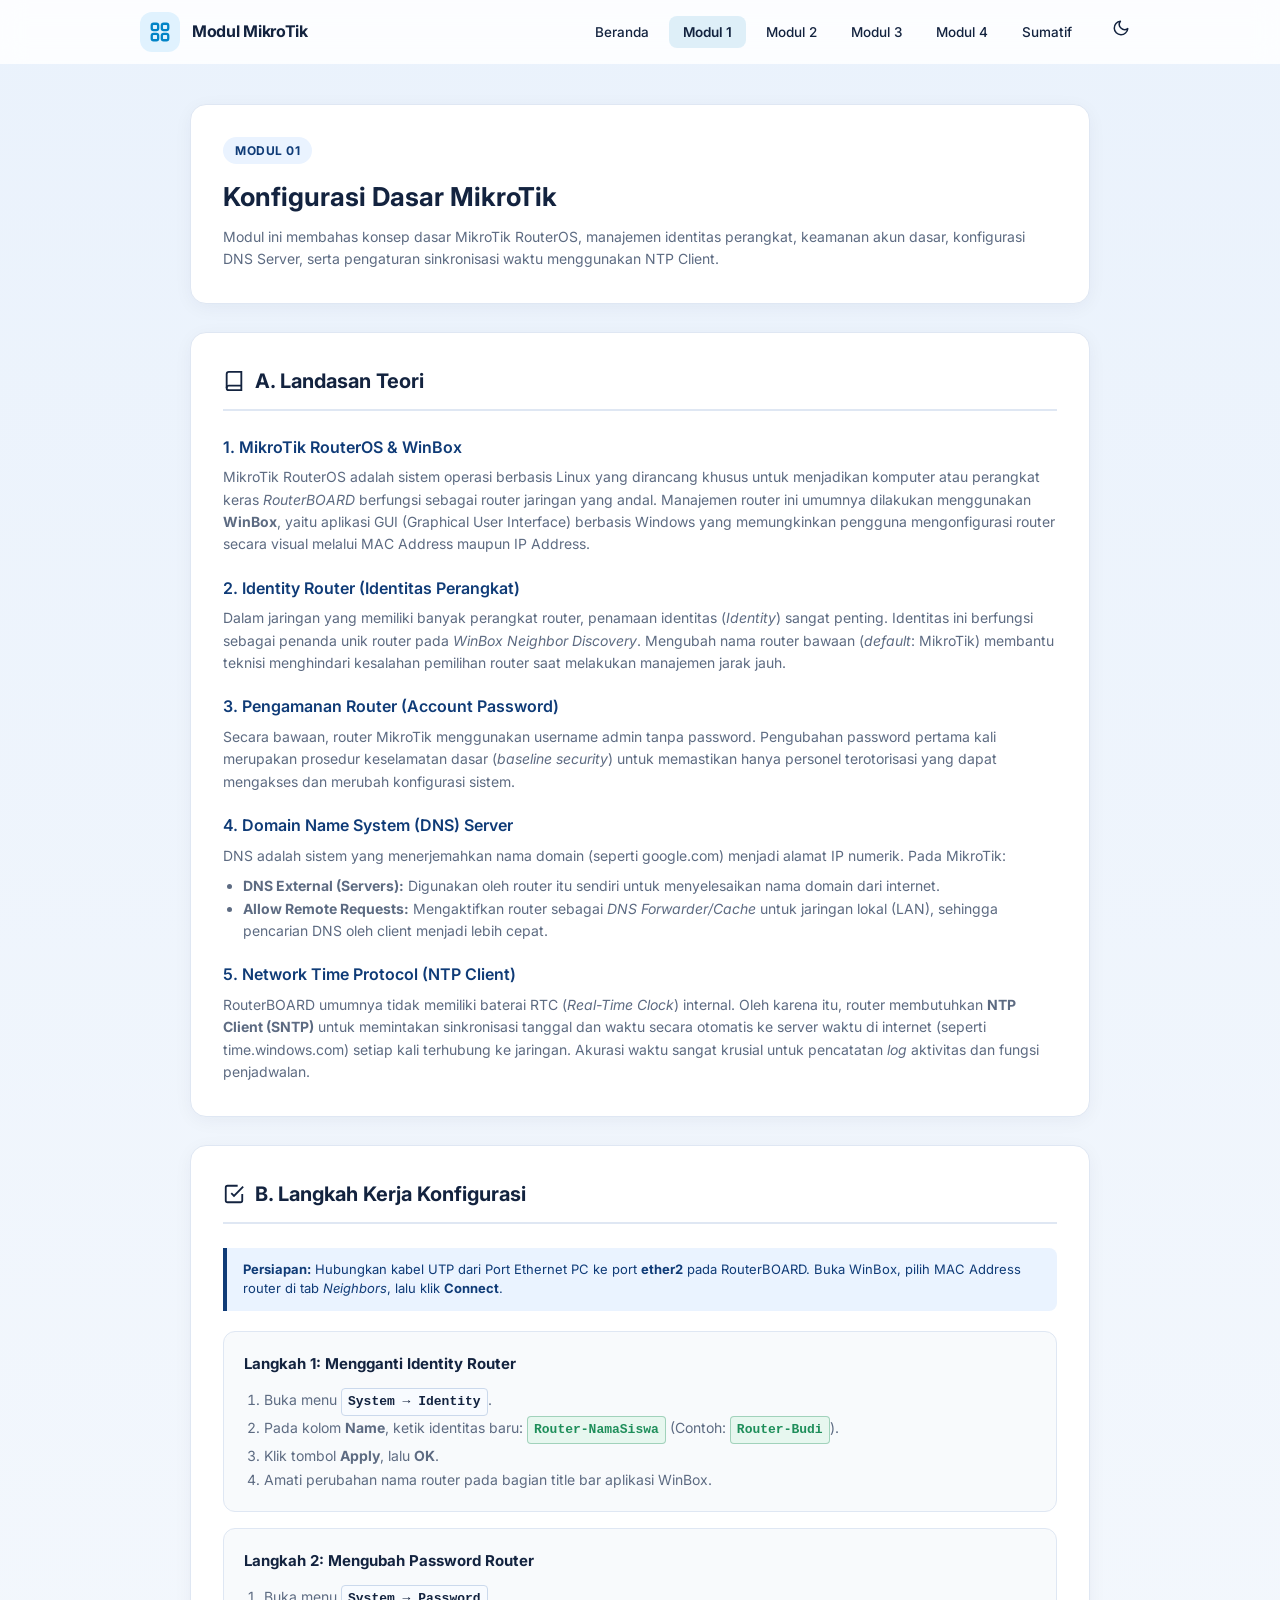
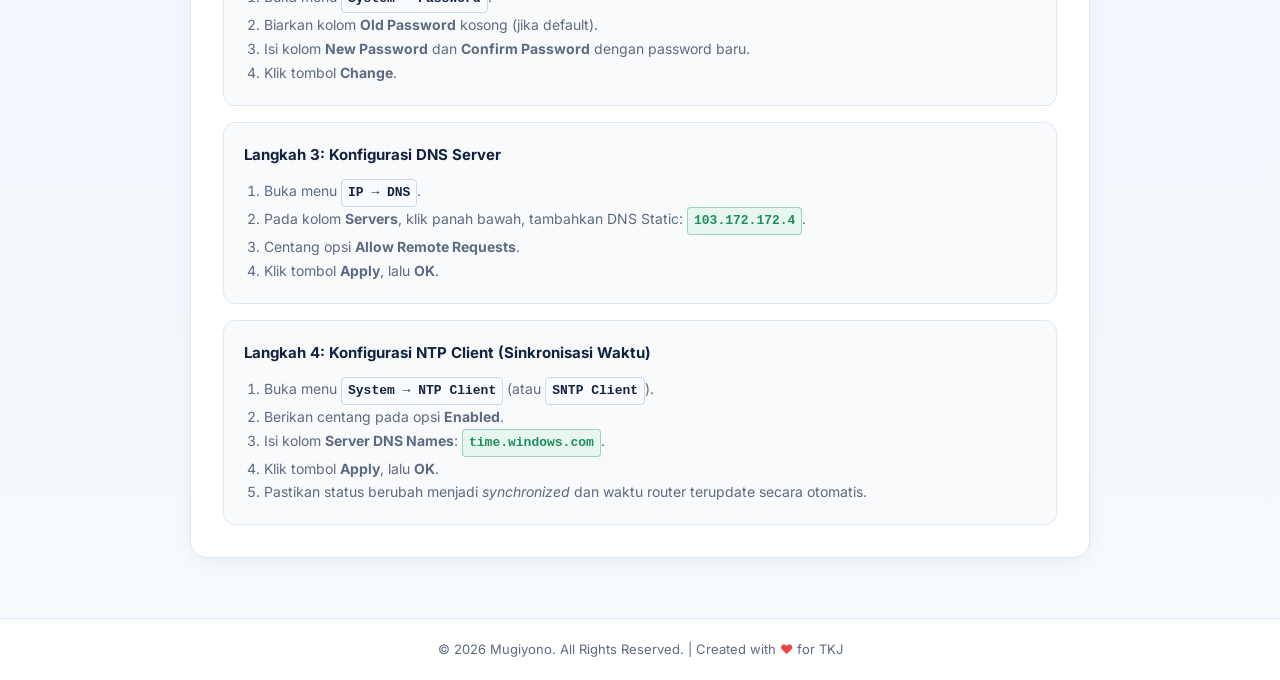
<file: modul1.html>
<!DOCTYPE html>
<html lang="id">
<head>
    <meta charset="UTF-8">
    <meta name="viewport" content="width=device-width, initial-scale=1.0">
    <title>Modul 1: Konfigurasi Dasar MikroTik</title>
    <!-- Google Fonts -->
    <link href="https://fonts.googleapis.com/css2?family=Inter:wght@400;500;600;700&display=swap" rel="stylesheet">
    <!-- Main Style CSS -->
    <link rel="stylesheet" href="style.css">
    <!-- Dynamic Navbar Component -->
    <script src="navbar.js" defer></script>
</head>
<body>

    <!-- Navbar Otomatis dari navbar.js -->
    <app-navbar></app-navbar>

    <!-- Main Content -->
    <main>
        <div class="content-container">
            
            <!-- Header Modul -->
            <div class="module-header">
                <span class="module-badge">Modul 01</span>
                <h1 class="module-title">Konfigurasi Dasar MikroTik</h1>
                <p class="module-desc">
                    Modul ini membahas konsep dasar MikroTik RouterOS, manajemen identitas perangkat, keamanan akun dasar, konfigurasi DNS Server, serta pengaturan sinkronisasi waktu menggunakan NTP Client.
                </p>
            </div>

            <!-- BAGIAN A: LANDASAN TEORI -->
            <div class="section-box">
                <h2 class="section-title">
                    <svg width="22" height="22" viewBox="0 0 24 24" fill="none" stroke="currentColor" stroke-width="2"><path d="M4 19.5A2.5 2.5 0 0 1 6.5 17H20"></path><path d="M6.5 2H20v20H6.5A2.5 2.5 0 0 1 4 19.5v-15A2.5 2.5 0 0 1 6.5 2z"></path></svg>
                    A. Landasan Teori
                </h2>

                <div class="theory-item">
                    <h4>1. MikroTik RouterOS & WinBox</h4>
                    <p>
                        MikroTik RouterOS adalah sistem operasi berbasis Linux yang dirancang khusus untuk menjadikan komputer atau perangkat keras <em>RouterBOARD</em> berfungsi sebagai router jaringan yang andal. Manajemen router ini umumnya dilakukan menggunakan <strong>WinBox</strong>, yaitu aplikasi GUI (Graphical User Interface) berbasis Windows yang memungkinkan pengguna mengonfigurasi router secara visual melalui MAC Address maupun IP Address.
                    </p>
                </div>

                <div class="theory-item">
                    <h4>2. Identity Router (Identitas Perangkat)</h4>
                    <p>
                        Dalam jaringan yang memiliki banyak perangkat router, penamaan identitas (<em>Identity</em>) sangat penting. Identitas ini berfungsi sebagai penanda unik router pada <em>WinBox Neighbor Discovery</em>. Mengubah nama router bawaan (<em>default</em>: <code>MikroTik</code>) membantu teknisi menghindari kesalahan pemilihan router saat melakukan manajemen jarak jauh.
                    </p>
                </div>

                <div class="theory-item">
                    <h4>3. Pengamanan Router (Account Password)</h4>
                    <p>
                        Secara bawaan, router MikroTik menggunakan username <code>admin</code> tanpa password. Pengubahan password pertama kali merupakan prosedur keselamatan dasar (<em>baseline security</em>) untuk memastikan hanya personel terotorisasi yang dapat mengakses dan merubah konfigurasi sistem.
                    </p>
                </div>

                <div class="theory-item">
                    <h4>4. Domain Name System (DNS) Server</h4>
                    <p>DNS adalah sistem yang menerjemahkan nama domain (seperti <code>google.com</code>) menjadi alamat IP numerik. Pada MikroTik:</p>
                    <ul>
                        <li><strong>DNS External (Servers):</strong> Digunakan oleh router itu sendiri untuk menyelesaikan nama domain dari internet.</li>
                        <li><strong>Allow Remote Requests:</strong> Mengaktifkan router sebagai <em>DNS Forwarder/Cache</em> untuk jaringan lokal (LAN), sehingga pencarian DNS oleh client menjadi lebih cepat.</li>
                    </ul>
                </div>

                <div class="theory-item">
                    <h4>5. Network Time Protocol (NTP Client)</h4>
                    <p>
                        RouterBOARD umumnya tidak memiliki baterai RTC (<em>Real-Time Clock</em>) internal. Oleh karena itu, router membutuhkan <strong>NTP Client (SNTP)</strong> untuk memintakan sinkronisasi tanggal dan waktu secara otomatis ke server waktu di internet (seperti <code>time.windows.com</code>) setiap kali terhubung ke jaringan. Akurasi waktu sangat krusial untuk pencatatan <em>log</em> aktivitas dan fungsi penjadwalan.
                    </p>
                </div>
            </div>

            <!-- BAGIAN B: LANGKAH KERJA -->
            <div class="section-box">
                <h2 class="section-title">
                    <svg width="22" height="22" viewBox="0 0 24 24" fill="none" stroke="currentColor" stroke-width="2"><polyline points="9 11 12 14 22 4"></polyline><path d="M21 12v7a2 2 0 0 1-2 2H5a2 2 0 0 1-2-2V5a2 2 0 0 1 2-2h11"></path></svg>
                    B. Langkah Kerja Konfigurasi
                </h2>

                <div class="note-callout">
                    <strong>Persiapan:</strong> Hubungkan kabel UTP dari Port Ethernet PC ke port <strong>ether2</strong> pada RouterBOARD. Buka WinBox, pilih MAC Address router di tab <em>Neighbors</em>, lalu klik <strong>Connect</strong>.
                </div>

                <!-- Langkah 1 -->
                <div class="step-card">
                    <div class="step-header">Langkah 1: Mengganti Identity Router</div>
                    <ol class="step-list">
                        <li>Buka menu <span class="ui-path">System → Identity</span>.</li>
                        <li>Pada kolom <strong>Name</strong>, ketik identitas baru: <span class="value-badge">Router-NamaSiswa</span> (Contoh: <span class="value-badge">Router-Budi</span>).</li>
                        <li>Klik tombol <strong>Apply</strong>, lalu <strong>OK</strong>.</li>
                        <li>Amati perubahan nama router pada bagian title bar aplikasi WinBox.</li>
                    </ol>
                </div>

                <!-- Langkah 2 -->
                <div class="step-card">
                    <div class="step-header">Langkah 2: Mengubah Password Router</div>
                    <ol class="step-list">
                        <li>Buka menu <span class="ui-path">System → Password</span>.</li>
                        <li>Biarkan kolom <strong>Old Password</strong> kosong (jika default).</li>
                        <li>Isi kolom <strong>New Password</strong> dan <strong>Confirm Password</strong> dengan password baru.</li>
                        <li>Klik tombol <strong>Change</strong>.</li>
                    </ol>
                </div>

                <!-- Langkah 3 -->
                <div class="step-card">
                    <div class="step-header">Langkah 3: Konfigurasi DNS Server</div>
                    <ol class="step-list">
                        <li>Buka menu <span class="ui-path">IP → DNS</span>.</li>
                        <li>Pada kolom <strong>Servers</strong>, klik panah bawah, tambahkan DNS Static: <span class="value-badge">103.172.172.4</span>.</li>
                        <li>Centang opsi <strong>Allow Remote Requests</strong>.</li>
                        <li>Klik tombol <strong>Apply</strong>, lalu <strong>OK</strong>.</li>
                    </ol>
                </div>

                <!-- Langkah 4 -->
                <div class="step-card">
                    <div class="step-header">Langkah 4: Konfigurasi NTP Client (Sinkronisasi Waktu)</div>
                    <ol class="step-list">
                        <li>Buka menu <span class="ui-path">System → NTP Client</span> (atau <span class="ui-path">SNTP Client</span>).</li>
                        <li>Berikan centang pada opsi <strong>Enabled</strong>.</li>
                        <li>Isi kolom <strong>Server DNS Names</strong>: <span class="value-badge">time.windows.com</span>.</li>
                        <li>Klik tombol <strong>Apply</strong>, lalu <strong>OK</strong>.</li>
                        <li>Pastikan status berubah menjadi <em>synchronized</em> dan waktu router terupdate secara otomatis.</li>
                    </ol>
                </div>

            </div>

        </div>
    </main>

    <!-- Footer -->
    <footer>
        &copy; 2026 Mugiyono. All Rights Reserved. | Created with <span class="heart">♥</span> for TKJ
    </footer>

</body>
</html>
</file>
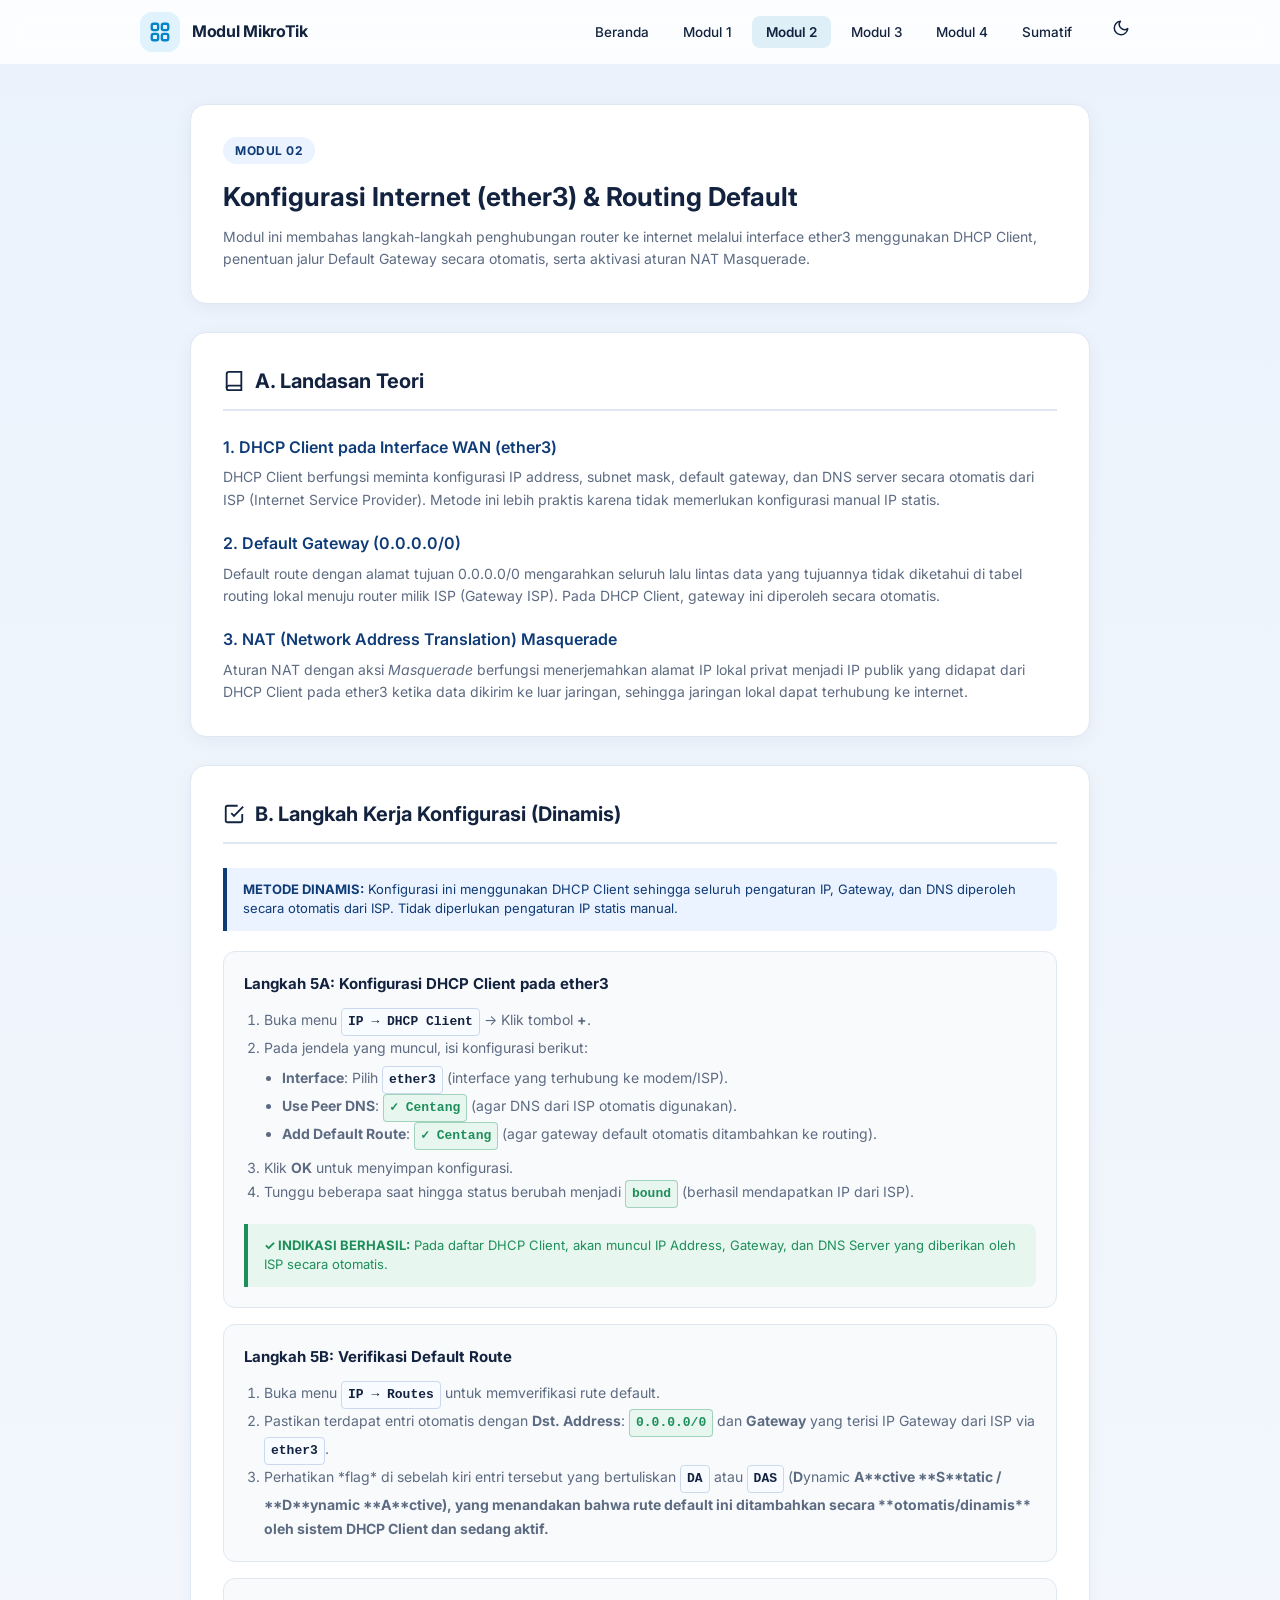
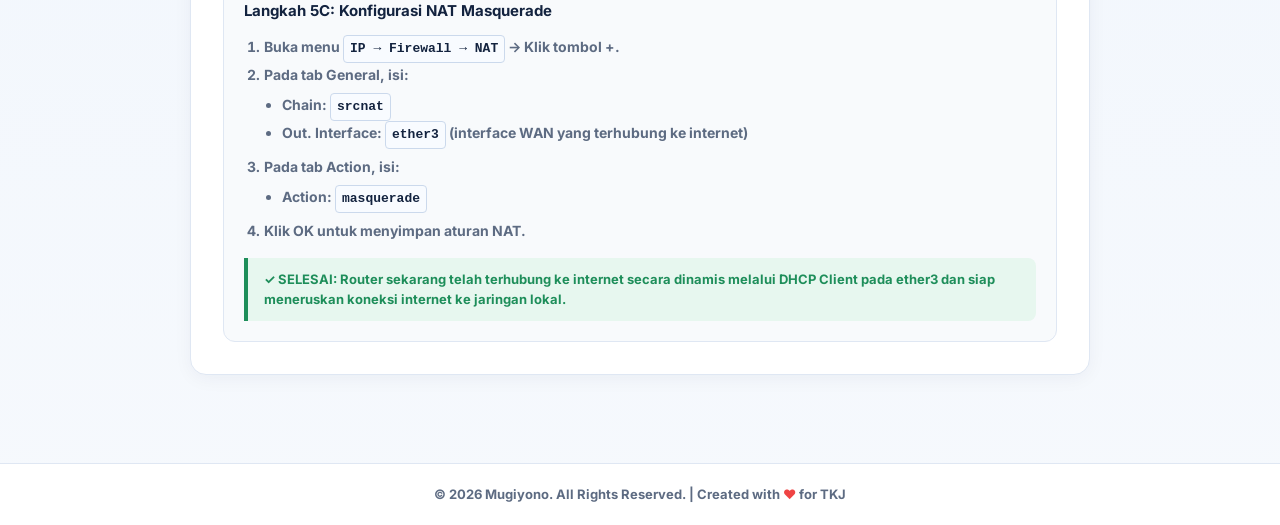
<file: modul2.html>
<!DOCTYPE html>
<html lang="id">
<head>
    <meta charset="UTF-8">
    <meta name="viewport" content="width=device-width, initial-scale=1.0">
    <title>Modul 2: Konfigurasi Internet (ether3) & Routing Default</title>
    <!-- Google Fonts -->
    <link href="https://fonts.googleapis.com/css2?family=Inter:wght@400;500;600;700&display=swap" rel="stylesheet">
    <!-- Main Style CSS -->
    <link rel="stylesheet" href="style.css">
    <!-- Dynamic Navbar Component -->
    <script src="navbar.js" defer></script>
</head>
<body>

    <!-- Navbar Otomatis dari navbar.js -->
    <app-navbar></app-navbar>

    <!-- Main Content -->
    <main>
        <div class="content-container">
            
            <!-- Header Modul -->
            <div class="module-header">
                <span class="module-badge">Modul 02</span>
                <h1 class="module-title">Konfigurasi Internet (ether3) & Routing Default</h1>
                <p class="module-desc">
                    Modul ini membahas langkah-langkah penghubungan router ke internet melalui interface ether3 menggunakan DHCP Client, penentuan jalur Default Gateway secara otomatis, serta aktivasi aturan NAT Masquerade.
                </p>
            </div>

            <!-- BAGIAN A: LANDASAN TEORI -->
            <div class="section-box">
                <h2 class="section-title">
                    <svg width="22" height="22" viewBox="0 0 24 24" fill="none" stroke="currentColor" stroke-width="2"><path d="M4 19.5A2.5 2.5 0 0 1 6.5 17H20"></path><path d="M6.5 2H20v20H6.5A2.5 2.5 0 0 1 4 19.5v-15A2.5 2.5 0 0 1 6.5 2z"></path></svg>
                    A. Landasan Teori
                </h2>

                <div class="theory-item">
                    <h4>1. DHCP Client pada Interface WAN (ether3)</h4>
                    <p>
                        DHCP Client berfungsi meminta konfigurasi IP address, subnet mask, default gateway, dan DNS server secara otomatis dari ISP (Internet Service Provider). Metode ini lebih praktis karena tidak memerlukan konfigurasi manual IP statis.
                    </p>
                </div>

                <div class="theory-item">
                    <h4>2. Default Gateway (0.0.0.0/0)</h4>
                    <p>
                        Default route dengan alamat tujuan <code>0.0.0.0/0</code> mengarahkan seluruh lalu lintas data yang tujuannya tidak diketahui di tabel routing lokal menuju router milik ISP (Gateway ISP). Pada DHCP Client, gateway ini diperoleh secara otomatis.
                    </p>
                </div>

                <div class="theory-item">
                    <h4>3. NAT (Network Address Translation) Masquerade</h4>
                    <p>
                        Aturan NAT dengan aksi <em>Masquerade</em> berfungsi menerjemahkan alamat IP lokal privat menjadi IP publik yang didapat dari DHCP Client pada ether3 ketika data dikirim ke luar jaringan, sehingga jaringan lokal dapat terhubung ke internet.
                    </p>
                </div>
            </div>

            <!-- BAGIAN B: LANGKAH KERJA -->
            <div class="section-box">
                <h2 class="section-title">
                    <svg width="22" height="22" viewBox="0 0 24 24" fill="none" stroke="currentColor" stroke-width="2"><polyline points="9 11 12 14 22 4"></polyline><path d="M21 12v7a2 2 0 0 1-2 2H5a2 2 0 0 1-2-2V5a2 2 0 0 1 2-2h11"></path></svg>
                    B. Langkah Kerja Konfigurasi (Dinamis)
                </h2>

                <div class="note-callout">
                    <strong>METODE DINAMIS:</strong> Konfigurasi ini menggunakan DHCP Client sehingga seluruh pengaturan IP, Gateway, dan DNS diperoleh secara otomatis dari ISP. Tidak diperlukan pengaturan IP statis manual.
                </div>

                <!-- Langkah 5A: DHCP Client -->
                <div class="step-card">
                    <div class="step-header">Langkah 5A: Konfigurasi DHCP Client pada ether3</div>
                    <ol class="step-list">
                        <li>
                            Buka menu <span class="ui-path">IP → DHCP Client</span> → Klik tombol <strong>+</strong>.
                        </li>
                        <li>
                            Pada jendela yang muncul, isi konfigurasi berikut:
                            <ul class="sub-step-list">
                                <li><strong>Interface</strong>: Pilih <span class="ui-path">ether3</span> (interface yang terhubung ke modem/ISP).</li>
                                <li><strong>Use Peer DNS</strong>: <span class="value-badge">✓ Centang</span> (agar DNS dari ISP otomatis digunakan).</li>
                                <li><strong>Add Default Route</strong>: <span class="value-badge">✓ Centang</span> (agar gateway default otomatis ditambahkan ke routing).</li>
                            </ul>
                        </li>
                        <li>
                            Klik <strong>OK</strong> untuk menyimpan konfigurasi.
                        </li>
                        <li>
                            Tunggu beberapa saat hingga status berubah menjadi <span class="value-badge">bound</span> (berhasil mendapatkan IP dari ISP).
                        </li>
                    </ol>
                    <div class="success-callout">
                        <strong>✓ INDIKASI BERHASIL:</strong> Pada daftar DHCP Client, akan muncul IP Address, Gateway, dan DNS Server yang diberikan oleh ISP secara otomatis.
                    </div>
                </div>

                <!-- Langkah 5B: Verifikasi Routing -->
                <div class="step-card">
                    <div class="step-header">Langkah 5B: Verifikasi Default Route</div>
                    <ol class="step-list">
                        <li>
                            Buka menu <span class="ui-path">IP → Routes</span> untuk memverifikasi rute default.
                        </li>
                        <li>
                            Pastikan terdapat entri otomatis dengan <strong>Dst. Address</strong>: <span class="value-badge">0.0.0.0/0</span> dan <strong>Gateway</strong> yang terisi IP Gateway dari ISP via <span class="ui-path">ether3</span>.
                        </li>
                        <li>
                            Perhatikan *flag* di sebelah kiri entri tersebut yang bertuliskan <span class="ui-path">DA</span> atau <span class="ui-path">DAS</span> (<strong>D</strong>ynamic <strong>A**ctive **S**tatic / **D**ynamic **A**ctive), yang menandakan bahwa rute default ini ditambahkan secara **otomatis/dinamis** oleh sistem DHCP Client dan sedang aktif.
                        </li>
                    </ol>
                </div>

                <!-- Langkah 5C: NAT Masquerade -->
                <div class="step-card">
                    <div class="step-header">Langkah 5C: Konfigurasi NAT Masquerade</div>
                    <ol class="step-list">
                        <li>
                            Buka menu <span class="ui-path">IP → Firewall → NAT</span> → Klik tombol <strong>+</strong>.
                        </li>
                        <li>
                            Pada tab <strong>General</strong>, isi:
                            <ul class="sub-step-list">
                                <li><strong>Chain</strong>: <span class="ui-path">srcnat</span></li>
                                <li><strong>Out. Interface</strong>: <span class="ui-path">ether3</span> (interface WAN yang terhubung ke internet)</li>
                            </ul>
                        </li>
                        <li>
                            Pada tab <strong>Action</strong>, isi:
                            <ul class="sub-step-list">
                                <li><strong>Action</strong>: <span class="ui-path">masquerade</span></li>
                            </ul>
                        </li>
                        <li>
                            Klik <strong>OK</strong> untuk menyimpan aturan NAT.
                        </li>
                    </ol>
                    <div class="success-callout">
                        <strong>✓ SELESAI:</strong> Router sekarang telah terhubung ke internet secara dinamis melalui DHCP Client pada ether3 dan siap meneruskan koneksi internet ke jaringan lokal.
                    </div>
                </div>

            </div>

        </div>
    </main>

    <!-- Footer -->
    <footer>
        &copy; 2026 Mugiyono. All Rights Reserved. | Created with <span class="heart">♥</span> for TKJ
    </footer>

</body>
</html>
</file>
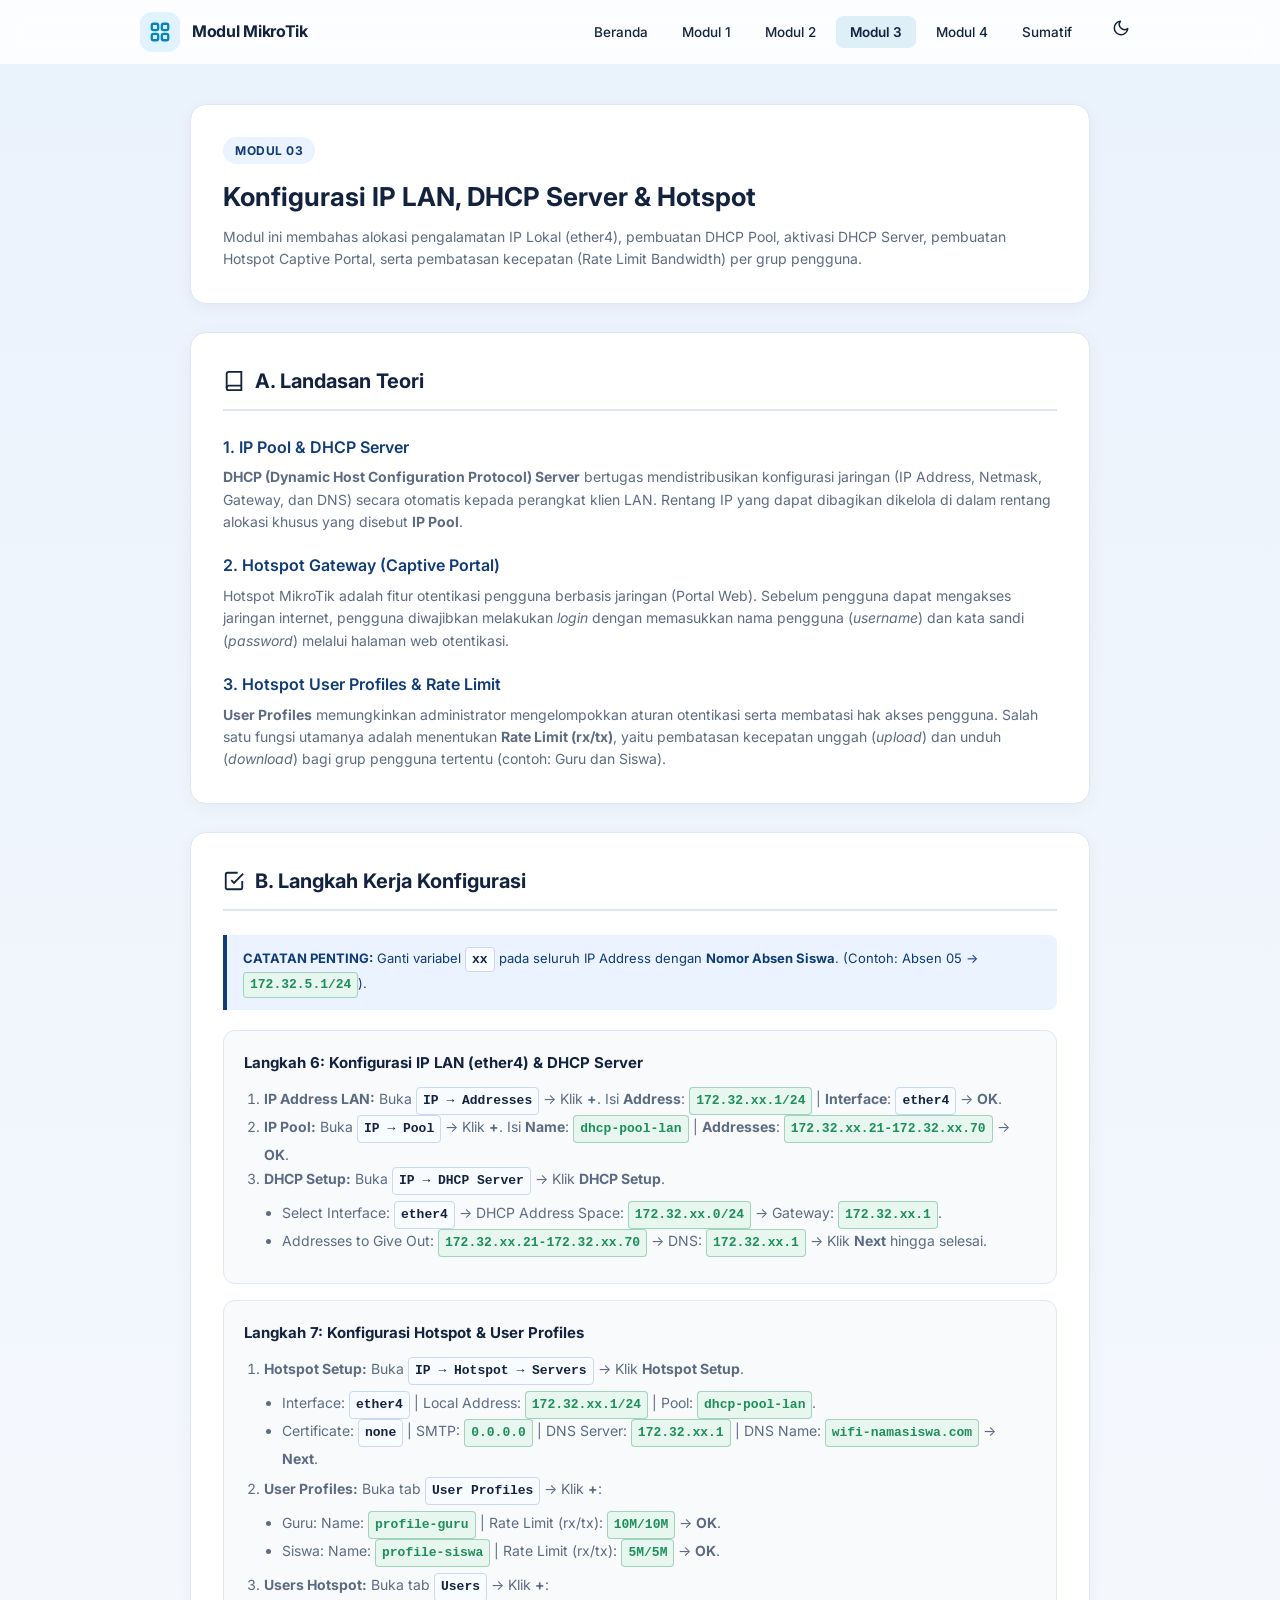
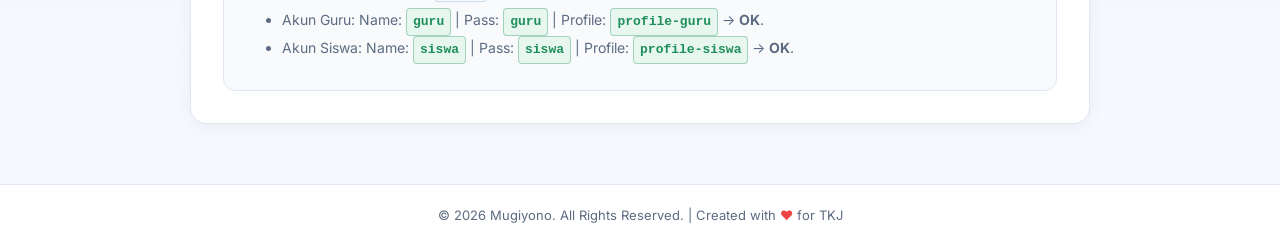
<file: modul3.html>
<!DOCTYPE html>
<html lang="id">
<head>
    <meta charset="UTF-8">
    <meta name="viewport" content="width=device-width, initial-scale=1.0">
    <title>Modul 3: Konfigurasi IP LAN, DHCP Server & Hotspot</title>
    <!-- Google Fonts -->
    <link href="https://fonts.googleapis.com/css2?family=Inter:wght@400;500;600;700&display=swap" rel="stylesheet">
    <!-- Main Style CSS -->
    <link rel="stylesheet" href="style.css">
    <!-- Dynamic Navbar Component -->
    <script src="navbar.js" defer></script>
</head>
<body>

    <!-- Navbar Otomatis dari navbar.js -->
    <app-navbar></app-navbar>

    <!-- Main Content -->
    <main>
        <div class="content-container">
            
            <!-- Header Modul -->
            <div class="module-header">
                <span class="module-badge">Modul 03</span>
                <h1 class="module-title">Konfigurasi IP LAN, DHCP Server & Hotspot</h1>
                <p class="module-desc">
                    Modul ini membahas alokasi pengalamatan IP Lokal (ether4), pembuatan DHCP Pool, aktivasi DHCP Server, pembuatan Hotspot Captive Portal, serta pembatasan kecepatan (Rate Limit Bandwidth) per grup pengguna.
                </p>
            </div>

            <!-- BAGIAN A: LANDASAN TEORI -->
            <div class="section-box">
                <h2 class="section-title">
                    <svg width="22" height="22" viewBox="0 0 24 24" fill="none" stroke="currentColor" stroke-width="2"><path d="M4 19.5A2.5 2.5 0 0 1 6.5 17H20"></path><path d="M6.5 2H20v20H6.5A2.5 2.5 0 0 1 4 19.5v-15A2.5 2.5 0 0 1 6.5 2z"></path></svg>
                    A. Landasan Teori
                </h2>

                <div class="theory-item">
                    <h4>1. IP Pool & DHCP Server</h4>
                    <p>
                        <strong>DHCP (Dynamic Host Configuration Protocol) Server</strong> bertugas mendistribusikan konfigurasi jaringan (IP Address, Netmask, Gateway, dan DNS) secara otomatis kepada perangkat klien LAN. Rentang IP yang dapat dibagikan dikelola di dalam rentang alokasi khusus yang disebut <strong>IP Pool</strong>.
                    </p>
                </div>

                <div class="theory-item">
                    <h4>2. Hotspot Gateway (Captive Portal)</h4>
                    <p>
                        Hotspot MikroTik adalah fitur otentikasi pengguna berbasis jaringan (Portal Web). Sebelum pengguna dapat mengakses jaringan internet, pengguna diwajibkan melakukan <em>login</em> dengan memasukkan nama pengguna (<em>username</em>) dan kata sandi (<em>password</em>) melalui halaman web otentikasi.
                    </p>
                </div>

                <div class="theory-item">
                    <h4>3. Hotspot User Profiles & Rate Limit</h4>
                    <p>
                        <strong>User Profiles</strong> memungkinkan administrator mengelompokkan aturan otentikasi serta membatasi hak akses pengguna. Salah satu fungsi utamanya adalah menentukan <strong>Rate Limit (rx/tx)</strong>, yaitu pembatasan kecepatan unggah (<em>upload</em>) dan unduh (<em>download</em>) bagi grup pengguna tertentu (contoh: Guru dan Siswa).
                    </p>
                </div>
            </div>

            <!-- BAGIAN B: LANGKAH KERJA -->
            <div class="section-box">
                <h2 class="section-title">
                    <svg width="22" height="22" viewBox="0 0 24 24" fill="none" stroke="currentColor" stroke-width="2"><polyline points="9 11 12 14 22 4"></polyline><path d="M21 12v7a2 2 0 0 1-2 2H5a2 2 0 0 1-2-2V5a2 2 0 0 1 2-2h11"></path></svg>
                    B. Langkah Kerja Konfigurasi
                </h2>

                <div class="note-callout">
                    <strong>CATATAN PENTING:</strong> Ganti variabel <span class="ui-path">xx</span> pada seluruh IP Address dengan <strong>Nomor Absen Siswa</strong>. (Contoh: Absen 05 → <span class="value-badge">172.32.5.1/24</span>).
                </div>

                <!-- Langkah 6 PDF -->
                <div class="step-card">
                    <div class="step-header">Langkah 6: Konfigurasi IP LAN (ether4) & DHCP Server</div>
                    <ol class="step-list">
                        <li>
                            <strong>IP Address LAN:</strong> Buka <span class="ui-path">IP → Addresses</span> → Klik <strong>+</strong>. Isi <strong>Address</strong>: <span class="value-badge">172.32.xx.1/24</span> | <strong>Interface</strong>: <span class="ui-path">ether4</span> → <strong>OK</strong>.
                        </li>
                        <li>
                            <strong>IP Pool:</strong> Buka <span class="ui-path">IP → Pool</span> → Klik <strong>+</strong>. Isi <strong>Name</strong>: <span class="value-badge">dhcp-pool-lan</span> | <strong>Addresses</strong>: <span class="value-badge">172.32.xx.21-172.32.xx.70</span> → <strong>OK</strong>.
                        </li>
                        <li>
                            <strong>DHCP Setup:</strong> Buka <span class="ui-path">IP → DHCP Server</span> → Klik <strong>DHCP Setup</strong>.
                            <ul class="sub-step-list">
                                <li>Select Interface: <span class="ui-path">ether4</span> → DHCP Address Space: <span class="value-badge">172.32.xx.0/24</span> → Gateway: <span class="value-badge">172.32.xx.1</span>.</li>
                                <li>Addresses to Give Out: <span class="value-badge">172.32.xx.21-172.32.xx.70</span> → DNS: <span class="value-badge">172.32.xx.1</span> → Klik <strong>Next</strong> hingga selesai.</li>
                            </ul>
                        </li>
                    </ol>
                </div>

                <!-- Langkah 7 PDF -->
                <div class="step-card">
                    <div class="step-header">Langkah 7: Konfigurasi Hotspot & User Profiles</div>
                    <ol class="step-list">
                        <li>
                            <strong>Hotspot Setup:</strong> Buka <span class="ui-path">IP → Hotspot → Servers</span> → Klik <strong>Hotspot Setup</strong>.
                            <ul class="sub-step-list">
                                <li>Interface: <span class="ui-path">ether4</span> | Local Address: <span class="value-badge">172.32.xx.1/24</span> | Pool: <span class="value-badge">dhcp-pool-lan</span>.</li>
                                <li>Certificate: <span class="ui-path">none</span> | SMTP: <span class="value-badge">0.0.0.0</span> | DNS Server: <span class="value-badge">172.32.xx.1</span> | DNS Name: <span class="value-badge">wifi-namasiswa.com</span> → <strong>Next</strong>.</li>
                            </ul>
                        </li>
                        <li>
                            <strong>User Profiles:</strong> Buka tab <span class="ui-path">User Profiles</span> → Klik <strong>+</strong>:
                            <ul class="sub-step-list">
                                <li>Guru: Name: <span class="value-badge">profile-guru</span> | Rate Limit (rx/tx): <span class="value-badge">10M/10M</span> → <strong>OK</strong>.</li>
                                <li>Siswa: Name: <span class="value-badge">profile-siswa</span> | Rate Limit (rx/tx): <span class="value-badge">5M/5M</span> → <strong>OK</strong>.</li>
                            </ul>
                        </li>
                        <li>
                            <strong>Users Hotspot:</strong> Buka tab <span class="ui-path">Users</span> → Klik <strong>+</strong>:
                            <ul class="sub-step-list">
                                <li>Akun Guru: Name: <span class="value-badge">guru</span> | Pass: <span class="value-badge">guru</span> | Profile: <span class="value-badge">profile-guru</span> → <strong>OK</strong>.</li>
                                <li>Akun Siswa: Name: <span class="value-badge">siswa</span> | Pass: <span class="value-badge">siswa</span> | Profile: <span class="value-badge">profile-siswa</span> → <strong>OK</strong>.</li>
                            </ul>
                        </li>
                    </ol>
                </div>

            </div>

        </div>
    </main>

    <!-- Footer -->
    <footer>
        &copy; 2026 Mugiyono. All Rights Reserved. | Created with <span class="heart">♥</span> for TKJ
    </footer>

</body>
</html>
</file>
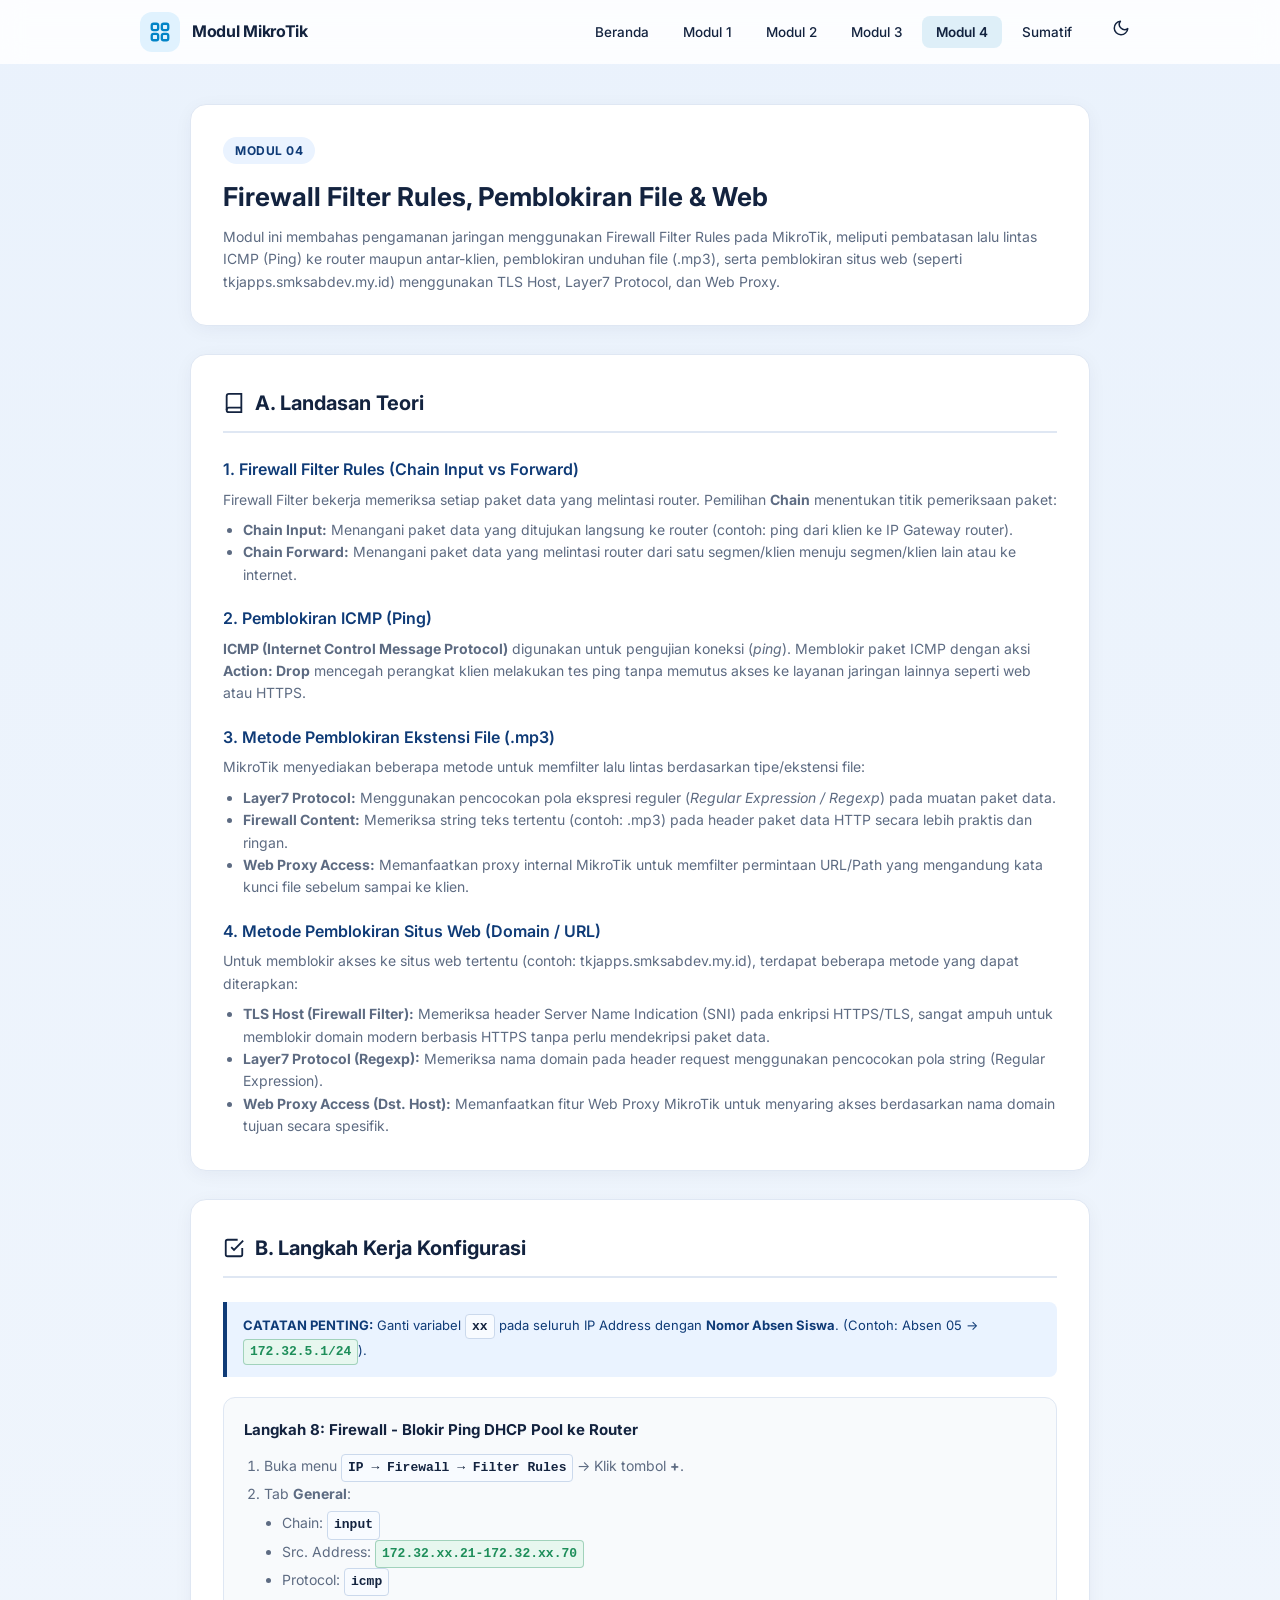
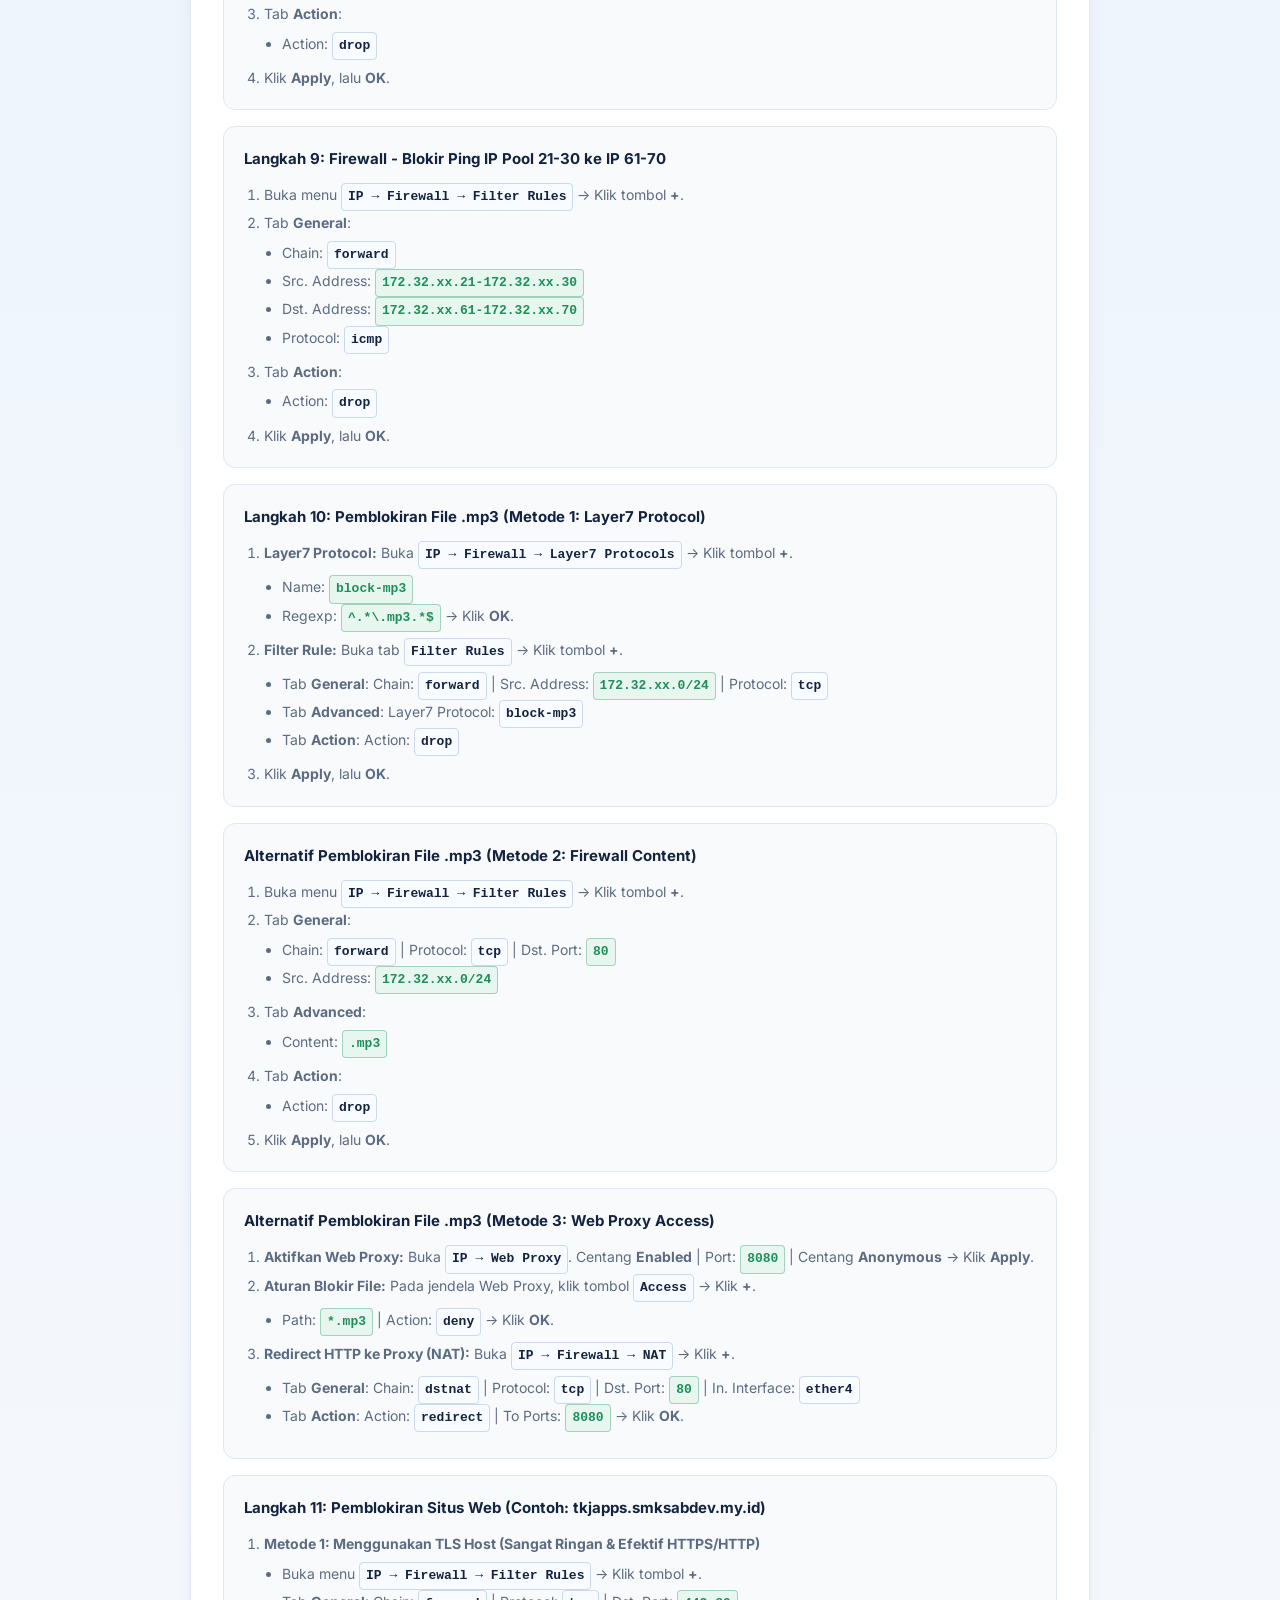
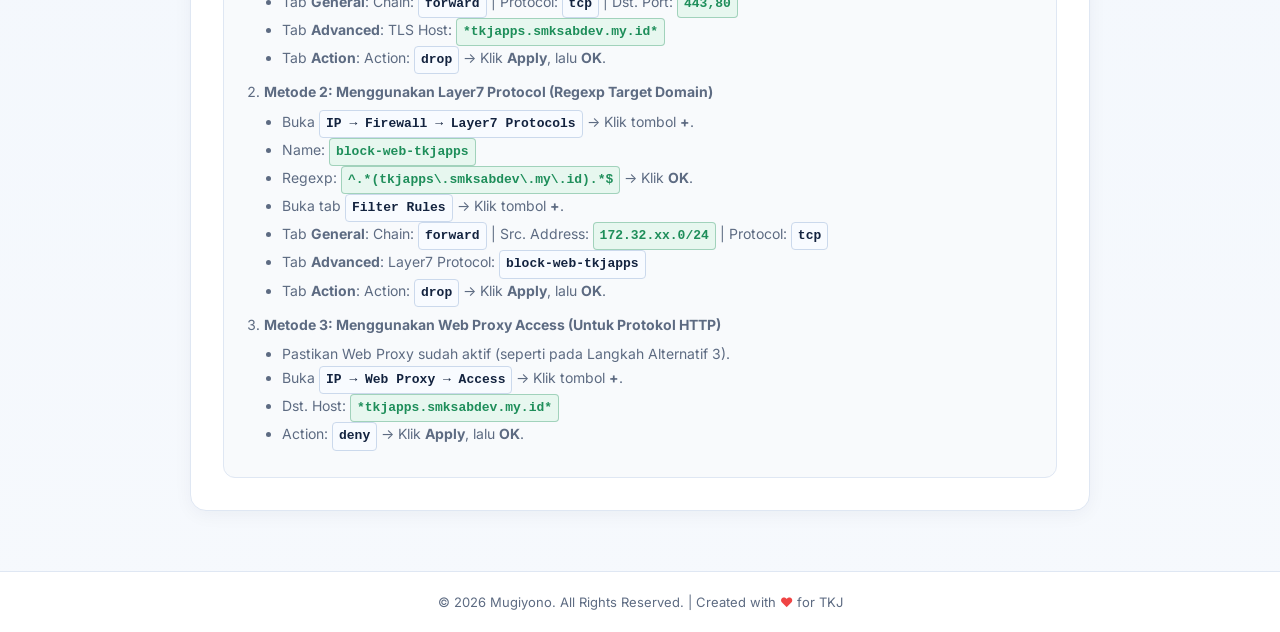
<file: modul4.html>
<!DOCTYPE html>
<html lang="id">
<head>
    <meta charset="UTF-8">
    <meta name="viewport" content="width=device-width, initial-scale=1.0">
    <title>Modul 4: Firewall Filter Rules, Pemblokiran File & Web</title>
    <!-- Google Fonts -->
    <link href="https://fonts.googleapis.com/css2?family=Inter:wght@400;500;600;700&display=swap" rel="stylesheet">
    <!-- Main Style CSS -->
    <link rel="stylesheet" href="style.css">
    <!-- Dynamic Navbar Component -->
    <script src="navbar.js" defer></script>
</head>
<body>

    <!-- Navbar Otomatis dari navbar.js -->
    <app-navbar></app-navbar>

    <!-- Main Content -->
    <main>
        <div class="content-container">
            
            <!-- Header Modul -->
            <div class="module-header">
                <span class="module-badge">Modul 04</span>
                <h1 class="module-title">Firewall Filter Rules, Pemblokiran File & Web</h1>
                <p class="module-desc">
                    Modul ini membahas pengamanan jaringan menggunakan Firewall Filter Rules pada MikroTik, meliputi pembatasan lalu lintas ICMP (Ping) ke router maupun antar-klien, pemblokiran unduhan file (.mp3), serta pemblokiran situs web (seperti tkjapps.smksabdev.my.id) menggunakan TLS Host, Layer7 Protocol, dan Web Proxy.
                </p>
            </div>

            <!-- BAGIAN A: LANDASAN TEORI -->
            <div class="section-box">
                <h2 class="section-title">
                    <svg width="22" height="22" viewBox="0 0 24 24" fill="none" stroke="currentColor" stroke-width="2"><path d="M4 19.5A2.5 2.5 0 0 1 6.5 17H20"></path><path d="M6.5 2H20v20H6.5A2.5 2.5 0 0 1 4 19.5v-15A2.5 2.5 0 0 1 6.5 2z"></path></svg>
                    A. Landasan Teori
                </h2>

                <div class="theory-item">
                    <h4>1. Firewall Filter Rules (Chain Input vs Forward)</h4>
                    <p>
                        Firewall Filter bekerja memeriksa setiap paket data yang melintasi router. Pemilihan <strong>Chain</strong> menentukan titik pemeriksaan paket:
                    </p>
                    <ul>
                        <li><strong>Chain Input:</strong> Menangani paket data yang ditujukan langsung ke router (contoh: ping dari klien ke IP Gateway router).</li>
                        <li><strong>Chain Forward:</strong> Menangani paket data yang melintasi router dari satu segmen/klien menuju segmen/klien lain atau ke internet.</li>
                    </ul>
                </div>

                <div class="theory-item">
                    <h4>2. Pemblokiran ICMP (Ping)</h4>
                    <p>
                        <strong>ICMP (Internet Control Message Protocol)</strong> digunakan untuk pengujian koneksi (<em>ping</em>). Memblokir paket ICMP dengan aksi <strong>Action: Drop</strong> mencegah perangkat klien melakukan tes ping tanpa memutus akses ke layanan jaringan lainnya seperti web atau HTTPS.
                    </p>
                </div>

                <div class="theory-item">
                    <h4>3. Metode Pemblokiran Ekstensi File (.mp3)</h4>
                    <p>
                        MikroTik menyediakan beberapa metode untuk memfilter lalu lintas berdasarkan tipe/ekstensi file:
                    </p>
                    <ul>
                        <li><strong>Layer7 Protocol:</strong> Menggunakan pencocokan pola ekspresi reguler (<em>Regular Expression / Regexp</em>) pada muatan paket data.</li>
                        <li><strong>Firewall Content:</strong> Memeriksa string teks tertentu (contoh: <code>.mp3</code>) pada header paket data HTTP secara lebih praktis dan ringan.</li>
                        <li><strong>Web Proxy Access:</strong> Memanfaatkan proxy internal MikroTik untuk memfilter permintaan URL/Path yang mengandung kata kunci file sebelum sampai ke klien.</li>
                    </ul>
                </div>

                <div class="theory-item">
                    <h4>4. Metode Pemblokiran Situs Web (Domain / URL)</h4>
                    <p>
                        Untuk memblokir akses ke situs web tertentu (contoh: <code>tkjapps.smksabdev.my.id</code>), terdapat beberapa metode yang dapat diterapkan:
                    </p>
                    <ul>
                        <li><strong>TLS Host (Firewall Filter):</strong> Memeriksa header Server Name Indication (SNI) pada enkripsi HTTPS/TLS, sangat ampuh untuk memblokir domain modern berbasis HTTPS tanpa perlu mendekripsi paket data.</li>
                        <li><strong>Layer7 Protocol (Regexp):</strong> Memeriksa nama domain pada header request menggunakan pencocokan pola string (Regular Expression).</li>
                        <li><strong>Web Proxy Access (Dst. Host):</strong> Memanfaatkan fitur Web Proxy MikroTik untuk menyaring akses berdasarkan nama domain tujuan secara spesifik.</li>
                    </ul>
                </div>
            </div>

            <!-- BAGIAN B: LANGKAH KERJA -->
            <div class="section-box">
                <h2 class="section-title">
                    <svg width="22" height="22" viewBox="0 0 24 24" fill="none" stroke="currentColor" stroke-width="2"><polyline points="9 11 12 14 22 4"></polyline><path d="M21 12v7a2 2 0 0 1-2 2H5a2 2 0 0 1-2-2V5a2 2 0 0 1 2-2h11"></path></svg>
                    B. Langkah Kerja Konfigurasi
                </h2>

                <div class="note-callout">
                    <strong>CATATAN PENTING:</strong> Ganti variabel <span class="ui-path">xx</span> pada seluruh IP Address dengan <strong>Nomor Absen Siswa</strong>. (Contoh: Absen 05 → <span class="value-badge">172.32.5.1/24</span>).
                </div>

                <!-- Langkah 8 -->
                <div class="step-card">
                    <div class="step-header">Langkah 8: Firewall - Blokir Ping DHCP Pool ke Router</div>
                    <ol class="step-list">
                        <li>Buka menu <span class="ui-path">IP → Firewall → Filter Rules</span> → Klik tombol <strong>+</strong>.</li>
                        <li>
                            Tab <strong>General</strong>:
                            <ul class="sub-step-list">
                                <li>Chain: <span class="ui-path">input</span></li>
                                <li>Src. Address: <span class="value-badge">172.32.xx.21-172.32.xx.70</span></li>
                                <li>Protocol: <span class="ui-path">icmp</span></li>
                            </ul>
                        </li>
                        <li>
                            Tab <strong>Action</strong>:
                            <ul class="sub-step-list">
                                <li>Action: <span class="ui-path">drop</span></li>
                            </ul>
                        </li>
                        <li>Klik <strong>Apply</strong>, lalu <strong>OK</strong>.</li>
                    </ol>
                </div>

                <!-- Langkah 9 -->
                <div class="step-card">
                    <div class="step-header">Langkah 9: Firewall - Blokir Ping IP Pool 21-30 ke IP 61-70</div>
                    <ol class="step-list">
                        <li>Buka menu <span class="ui-path">IP → Firewall → Filter Rules</span> → Klik tombol <strong>+</strong>.</li>
                        <li>
                            Tab <strong>General</strong>:
                            <ul class="sub-step-list">
                                <li>Chain: <span class="ui-path">forward</span></li>
                                <li>Src. Address: <span class="value-badge">172.32.xx.21-172.32.xx.30</span></li>
                                <li>Dst. Address: <span class="value-badge">172.32.xx.61-172.32.xx.70</span></li>
                                <li>Protocol: <span class="ui-path">icmp</span></li>
                            </ul>
                        </li>
                        <li>
                            Tab <strong>Action</strong>:
                            <ul class="sub-step-list">
                                <li>Action: <span class="ui-path">drop</span></li>
                            </ul>
                        </li>
                        <li>Klik <strong>Apply</strong>, lalu <strong>OK</strong>.</li>
                    </ol>
                </div>

                <!-- Langkah 10 (Utama) -->
                <div class="step-card">
                    <div class="step-header">Langkah 10: Pemblokiran File .mp3 (Metode 1: Layer7 Protocol)</div>
                    <ol class="step-list">
                        <li>
                            <strong>Layer7 Protocol:</strong> Buka <span class="ui-path">IP → Firewall → Layer7 Protocols</span> → Klik tombol <strong>+</strong>.
                            <ul class="sub-step-list">
                                <li>Name: <span class="value-badge">block-mp3</span></li>
                                <li>Regexp: <span class="value-badge">^.*\.mp3.*$</span> → Klik <strong>OK</strong>.</li>
                            </ul>
                        </li>
                        <li>
                            <strong>Filter Rule:</strong> Buka tab <span class="ui-path">Filter Rules</span> → Klik tombol <strong>+</strong>.
                            <ul class="sub-step-list">
                                <li>Tab <strong>General</strong>: Chain: <span class="ui-path">forward</span> | Src. Address: <span class="value-badge">172.32.xx.0/24</span> | Protocol: <span class="ui-path">tcp</span></li>
                                <li>Tab <strong>Advanced</strong>: Layer7 Protocol: <span class="ui-path">block-mp3</span></li>
                                <li>Tab <strong>Action</strong>: Action: <span class="ui-path">drop</span></li>
                            </ul>
                        </li>
                        <li>Klik <strong>Apply</strong>, lalu <strong>OK</strong>.</li>
                    </ol>
                </div>

                <!-- Langkah Alternatif 1: Content -->
                <div class="step-card">
                    <div class="step-header">Alternatif Pemblokiran File .mp3 (Metode 2: Firewall Content)</div>
                    <ol class="step-list">
                        <li>Buka menu <span class="ui-path">IP → Firewall → Filter Rules</span> → Klik tombol <strong>+</strong>.</li>
                        <li>
                            Tab <strong>General</strong>:
                            <ul class="sub-step-list">
                                <li>Chain: <span class="ui-path">forward</span> | Protocol: <span class="ui-path">tcp</span> | Dst. Port: <span class="value-badge">80</span></li>
                                <li>Src. Address: <span class="value-badge">172.32.xx.0/24</span></li>
                            </ul>
                        </li>
                        <li>
                            Tab <strong>Advanced</strong>:
                            <ul class="sub-step-list">
                                <li>Content: <span class="value-badge">.mp3</span></li>
                            </ul>
                        </li>
                        <li>
                            Tab <strong>Action</strong>:
                            <ul class="sub-step-list">
                                <li>Action: <span class="ui-path">drop</span></li>
                            </ul>
                        </li>
                        <li>Klik <strong>Apply</strong>, lalu <strong>OK</strong>.</li>
                    </ol>
                </div>

                <!-- Langkah Alternatif 2: Web Proxy -->
                <div class="step-card">
                    <div class="step-header">Alternatif Pemblokiran File .mp3 (Metode 3: Web Proxy Access)</div>
                    <ol class="step-list">
                        <li>
                            <strong>Aktifkan Web Proxy:</strong> Buka <span class="ui-path">IP → Web Proxy</span>. Centang <strong>Enabled</strong> | Port: <span class="value-badge">8080</span> | Centang <strong>Anonymous</strong> → Klik <strong>Apply</strong>.
                        </li>
                        <li>
                            <strong>Aturan Blokir File:</strong> Pada jendela Web Proxy, klik tombol <span class="ui-path">Access</span> → Klik <strong>+</strong>.
                            <ul class="sub-step-list">
                                <li>Path: <span class="value-badge">*.mp3</span> | Action: <span class="ui-path">deny</span> → Klik <strong>OK</strong>.</li>
                            </ul>
                        </li>
                        <li>
                            <strong>Redirect HTTP ke Proxy (NAT):</strong> Buka <span class="ui-path">IP → Firewall → NAT</span> → Klik <strong>+</strong>.
                            <ul class="sub-step-list">
                                <li>Tab <strong>General</strong>: Chain: <span class="ui-path">dstnat</span> | Protocol: <span class="ui-path">tcp</span> | Dst. Port: <span class="value-badge">80</span> | In. Interface: <span class="ui-path">ether4</span></li>
                                <li>Tab <strong>Action</strong>: Action: <span class="ui-path">redirect</span> | To Ports: <span class="value-badge">8080</span> → Klik <strong>OK</strong>.</li>
                            </ul>
                        </li>
                    </ol>
                </div>

                <!-- Langkah 11: Pemblokiran Situs Web -->
                <div class="step-card">
                    <div class="step-header">Langkah 11: Pemblokiran Situs Web (Contoh: tkjapps.smksabdev.my.id)</div>
                    <ol class="step-list">
                        <li>
                            <strong>Metode 1: Menggunakan TLS Host (Sangat Ringan & Efektif HTTPS/HTTP)</strong>
                            <ul class="sub-step-list">
                                <li>Buka menu <span class="ui-path">IP → Firewall → Filter Rules</span> → Klik tombol <strong>+</strong>.</li>
                                <li>Tab <strong>General</strong>: Chain: <span class="ui-path">forward</span> | Protocol: <span class="ui-path">tcp</span> | Dst. Port: <span class="value-badge">443,80</span></li>
                                <li>Tab <strong>Advanced</strong>: TLS Host: <span class="value-badge">*tkjapps.smksabdev.my.id*</span></li>
                                <li>Tab <strong>Action</strong>: Action: <span class="ui-path">drop</span> → Klik <strong>Apply</strong>, lalu <strong>OK</strong>.</li>
                            </ul>
                        </li>
                        <li>
                            <strong>Metode 2: Menggunakan Layer7 Protocol (Regexp Target Domain)</strong>
                            <ul class="sub-step-list">
                                <li>Buka <span class="ui-path">IP → Firewall → Layer7 Protocols</span> → Klik tombol <strong>+</strong>.</li>
                                <li>Name: <span class="value-badge">block-web-tkjapps</span></li>
                                <li>Regexp: <span class="value-badge">^.*(tkjapps\.smksabdev\.my\.id).*$</span> → Klik <strong>OK</strong>.</li>
                                <li>Buka tab <span class="ui-path">Filter Rules</span> → Klik tombol <strong>+</strong>.</li>
                                <li>Tab <strong>General</strong>: Chain: <span class="ui-path">forward</span> | Src. Address: <span class="value-badge">172.32.xx.0/24</span> | Protocol: <span class="ui-path">tcp</span></li>
                                <li>Tab <strong>Advanced</strong>: Layer7 Protocol: <span class="ui-path">block-web-tkjapps</span></li>
                                <li>Tab <strong>Action</strong>: Action: <span class="ui-path">drop</span> → Klik <strong>Apply</strong>, lalu <strong>OK</strong>.</li>
                            </ul>
                        </li>
                        <li>
                            <strong>Metode 3: Menggunakan Web Proxy Access (Untuk Protokol HTTP)</strong>
                            <ul class="sub-step-list">
                                <li>Pastikan Web Proxy sudah aktif (seperti pada Langkah Alternatif 3).</li>
                                <li>Buka <span class="ui-path">IP → Web Proxy → Access</span> → Klik tombol <strong>+</strong>.</li>
                                <li>Dst. Host: <span class="value-badge">*tkjapps.smksabdev.my.id*</span></li>
                                <li>Action: <span class="ui-path">deny</span> → Klik <strong>Apply</strong>, lalu <strong>OK</strong>.</li>
                            </ul>
                        </li>
                    </ol>
                </div>

            </div>

        </div>
    </main>

    <!-- Footer -->
    <footer>
        &copy; 2026 Mugiyono. All Rights Reserved. | Created with <span class="heart">♥</span> for TKJ
    </footer>

</body>
</html>
</file>
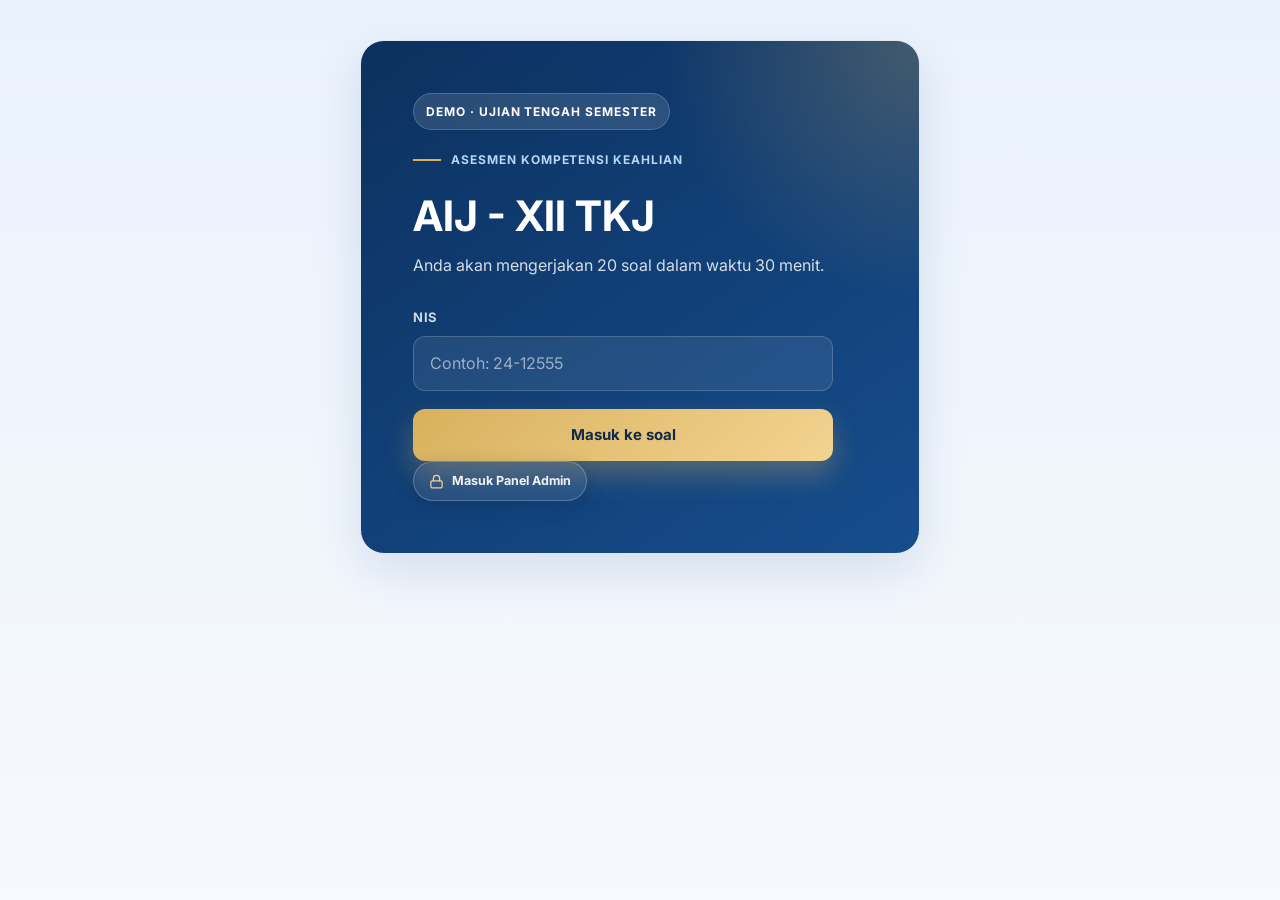
<file: sts-demo.html>
<!DOCTYPE html>
<html lang="id">
<head>
    <meta charset="UTF-8">
    <meta name="viewport" content="width=device-width, initial-scale=1.0">
    <title>STS MikroTik | Ujian Sekolah</title>
    <link rel="preconnect" href="https://fonts.googleapis.com">
    <link rel="preconnect" href="https://fonts.gstatic.com" crossorigin>
    <link href="https://fonts.googleapis.com/css2?family=Inter:wght@400;500;600;700;800&display=swap" rel="stylesheet">
    <link rel="stylesheet" href="style.css">
    <script src="navbar.js" defer></script>
</head>
<body class="exam-page">
    <app-navbar style="display: none !important;"></app-navbar>

    <main>
        <div class="exam-app">
            <section id="loginScreen" class="screen active">
                <div class="login-shell">
                    <div class="login-panel">
                        <div class="brand-tag">DEMO &middot; Ujian Tengah Semester</div>
                        <div class="login-kicker">Asesmen Kompetensi Keahlian</div>
                        <h1>AIJ - XII TKJ</h1>
                        <p>
                            Anda akan mengerjakan 20 soal dalam waktu 30 menit.
                        </p>

                        <form id="loginForm" class="login-form" novalidate>
                            <div class="input-wrap">
                                <div class="input-label-row">
                                    <label for="nisInput">NIS</label>
                                    <div id="toast" class="toast" role="status" aria-live="polite">
                                        <svg viewBox="0 0 24 24" fill="none" stroke="currentColor" stroke-width="2.4" stroke-linecap="round" stroke-linejoin="round"><circle cx="12" cy="12" r="10"></circle><line x1="12" y1="8" x2="12" y2="12"></line><line x1="12" y1="16" x2="12.01" y2="16"></line></svg>
                                        <span class="toast-text">Masukkan NIS</span>
                                    </div>
                                </div>
                                <input id="nisInput" type="text" inputmode="numeric" placeholder="Contoh: 24-12555" required>
                            </div>
                            <button type="submit" class="primary-btn">Masuk ke soal</button>
                        </form>

                        <a href="admin.html" class="admin-entry-btn" title="Masuk Panel Admin">
                            <svg viewBox="0 0 24 24" fill="none" stroke="currentColor" stroke-width="2" stroke-linecap="round" stroke-linejoin="round"><rect x="3" y="11" width="18" height="11" rx="2"></rect><path d="M7 11V7a5 5 0 0 1 10 0v4"></path></svg>
                            <span>Masuk Panel Admin</span>
                        </a>
                    </div>
                </div>
            </section>

            <section id="examScreen" class="screen">
                <div class="exam-panel">
                    <div class="exam-header">
                        <div>
                            <div class="exam-badge">DEMO &middot; Ujian Sekolah</div>
                            <h2>STS MikroTik</h2>
                        </div>
                        <div class="exam-meta">
                            <span id="studentNameText">Peserta</span>
                            <span id="studentNisText">NIS: -</span>
                            <div class="exam-meta-row">
                                <span id="timerBox" class="timer-box" aria-live="polite">30:00</span>
                                <button type="button" id="fabButton" class="fab" aria-label="Lihat status jawaban">
                                    <span class="fab-icon">
                                        <svg width="22" height="22" viewBox="0 0 24 24" fill="none" stroke="currentColor" stroke-width="2" stroke-linecap="round" stroke-linejoin="round">
                                            <line x1="18" y1="20" x2="18" y2="10"></line>
                                            <line x1="12" y1="20" x2="12" y2="4"></line>
                                            <line x1="6" y1="20" x2="6" y2="14"></line>
                                        </svg>
                                    </span>
                                    <span class="fab-label">Jawaban</span>
                                    <span id="fabCount" class="fab-count">0/20</span>
                                </button>
                            </div>
                        </div>
                    </div>

                    <div id="fullscreenNotice" class="fullscreen-notice" role="status">
                        Ujian berjalan dalam mode layar penuh. Keluar dari layar penuh atau berpindah tab akan dicatat sebagai pelanggaran.
                    </div>

                    <div class="exam-progress" aria-label="Progress soal">
                        <span id="questionCounter">Soal 1 dari 20</span>
                        <div class="progress-track"><div id="progressFill" class="progress-fill" style="width: 5%;"></div></div>
                    </div>

                    <div id="questionList" class="question-list"></div>

                    <div class="exam-footer">
                        <button type="button" id="previousQuestionBtn" class="ghost-btn nav-btn">
                            <svg viewBox="0 0 24 24" fill="none" stroke="currentColor" stroke-width="2.5" stroke-linecap="round" stroke-linejoin="round"><polyline points="15 18 9 12 15 6"/></svg>
                            <span class="btn-text">Sebelumnya</span>
                        </button>
                        <button type="button" id="nextQuestionBtn" class="primary-btn nav-btn">
                            <span class="btn-text">Selanjutnya</span>
                            <svg viewBox="0 0 24 24" fill="none" stroke="currentColor" stroke-width="2.5" stroke-linecap="round" stroke-linejoin="round"><polyline points="9 18 15 12 9 6"/></svg>
                        </button>
                        <button type="button" id="submitExamBtn" class="primary-btn nav-btn hidden">
                            <span class="btn-text">Selesai</span>
                            <svg viewBox="0 0 24 24" fill="none" stroke="currentColor" stroke-width="2.5" stroke-linecap="round" stroke-linejoin="round"><polyline points="20 6 9 17 4 12"/></svg>
                        </button>
                    </div>

                    <div id="confirmBackdrop" class="confirm-backdrop" hidden>
                        <div class="confirm-modal" role="dialog" aria-modal="true" aria-labelledby="confirmModalTitle">
                            <div class="confirm-icon">
                                <svg viewBox="0 0 24 24" fill="none" stroke="currentColor" stroke-width="2" stroke-linecap="round" stroke-linejoin="round"><path d="M10.29 3.86 1.82 18a2 2 0 0 0 1.71 3h16.94a2 2 0 0 0 1.71-3L13.71 3.86a2 2 0 0 0-3.42 0z"></path><line x1="12" y1="9" x2="12" y2="13"></line><line x1="12" y1="17" x2="12.01" y2="17"></line></svg>
                            </div>
                            <h3 id="confirmModalTitle">Yakin sudah selesai?</h3>
                            <p>Periksa kembali jawaban Anda. Setelah dikirim, ujian dinyatakan selesai dan jawaban tidak dapat diubah.</p>
                            <div class="confirm-actions">
                                <button type="button" id="confirmCancelBtn" class="ghost-btn">Batal</button>
                                <button type="button" id="confirmSubmitBtn" class="primary-btn">Kirim</button>
                            </div>
                        </div>
                    </div>

                    <div id="uploadLoading" class="confirm-backdrop" hidden>
                        <div class="loading-card" role="status" aria-live="polite">
                            <span class="loading-spinner" aria-hidden="true"></span>
                            <span>Mengirim jawaban...</span>
                        </div>
                    </div>
                </div>

                <div id="fabOverlay" class="fab-overlay"></div>

                <div id="fabPanel" class="fab-panel" role="dialog" aria-label="Status jawaban soal">
                    <div class="fab-panel-header">
                        <h3>Status Jawaban</h3>
                        <button type="button" id="fabClose" class="fab-panel-close" aria-label="Tutup">✕</button>
                    </div>
                    <div class="fab-legend">
                        <span><i class="dot-done"></i> Selesai</span>
                        <span><i class="dot-skip"></i> Belum dijawab</span>
                    </div>
                    <div id="fabGrid" class="fab-grid"></div>
                    <div id="fabFooter" class="fab-panel-footer"></div>
                </div>
            </section>
        </div>
    </main>

    <script>
        const QUESTION_BANK = [
            { id: 1, question: 'Perangkat lunak yang biasanya digunakan untuk mengelola MikroTik secara GUI adalah...', answer: 'b', options: ['A. Putty', 'B. WinBox', 'C. VLC', 'D. FileZilla', 'E. Notepad++'] },
            { id: 2, question: 'Fungsi utama Identity pada router MikroTik adalah...', answer: 'a', options: ['A. Menentukan nama unik router agar mudah dikenali', 'B. Mengubah kecepatan CPU', 'C. Menghapus seluruh konfigurasi', 'D. Mengunci port Ethernet', 'E. Menambah bandwidth internet'] },
            { id: 3, question: 'Username default MikroTik yang sering dipakai saat pertama kali login adalah...', answer: 'b', options: ['A. root', 'B. admin', 'C. user', 'D. supervisor', 'E. guest'] },
            { id: 4, question: 'Tujuan utama mengganti password router MikroTik adalah...', answer: 'c', options: ['A. Membuat router lebih cepat', 'B. Menambah fungsi router', 'C. Menjaga keamanan akses administrasi', 'D. Membatasi bandwidth client', 'E. Memperbaiki koneksi DNS'] },
            { id: 5, question: 'Fungsi DNS pada router adalah...', answer: 'b', options: ['A. Mengubah alamat MAC', 'B. Menerjemahkan nama domain menjadi alamat IP', 'C. Membagi koneksi internet', 'D. Mengganti topologi jaringan', 'E. Menyimpan file konfigurasi'] },
            { id: 6, question: 'Ketika Allow Remote Requests pada DNS aktif, artinya router dapat...', answer: 'b', options: ['A. Menyimpan data secara otomatis', 'B. Melayani permintaan DNS dari client jaringan lokal', 'C. Menghapus file .mp3', 'D. Menjalankan hotspot', 'E. Menyunting tabel routing'] },
            { id: 7, question: 'NTP Client pada MikroTik berfungsi untuk...', answer: 'a', options: ['A. Menyinkronkan waktu router dengan server waktu', 'B. Mengatur DNS Server', 'C. Mengatur IP Public', 'D. Membuat user profile', 'E. Menghapus firewall rule'] },
            { id: 8, question: 'Jika router tidak memiliki waktu yang benar, dampaknya adalah...', answer: 'b', options: ['A. Router akan otomatis restart', 'B. Log dan pengaturan jadwal bisa tidak akurat', 'C. Port Ethernet mati', 'D. DNS akan menurun secara otomatis', 'E. Router akan mengubah IP public'] },
            { id: 9, question: 'Interface yang biasanya digunakan sebagai koneksi internet pada MikroTik adalah...', answer: 'd', options: ['A. ether1', 'B. wlan1', 'C. bridge1', 'D. ether3', 'E. loopback'] },
            { id: 10, question: 'DHCP Client pada interface WAN berfungsi untuk...', answer: 'a', options: ['A. Menerima IP, gateway, dan DNS otomatis dari ISP', 'B. Melakukan pengaturan IP statis ke client', 'C. Menghapus semua IP lokal', 'D. Menonaktifkan firewall', 'E. Membuat bridge baru'] },
            { id: 11, question: 'Route default dengan prefix 0.0.0.0/0 berfungsi untuk...', answer: 'a', options: ['A. Mengarahkan lalu lintas yang tidak diketahui ke gateway utama', 'B. Mengunci jaringan lokal', 'C. Menambah user hotspot', 'D. Membatasi alamat MAC', 'E. Menyalakan NTP Client'] },
            { id: 12, question: 'Tujuan utama NAT Masquerade adalah...', answer: 'a', options: ['A. Mengubah IP privat client menjadi IP publik saat keluar internet', 'B. Menghubungkan dua router tanpa IP', 'C. Mendeteksi virus', 'D. Menentukan waktu router', 'E. Membatasi jumlah user hotspot'] },
            { id: 13, question: 'Jika router sudah mendapat IP dari ISP, namun client tidak bisa internet, kemungkinan penyebab utama adalah...', answer: 'a', options: ['A. NAT Masquerade belum dibuat', 'B. DHCP Server sudah aktif', 'C. Router kehilangan IP WAN', 'D. DNS terlalu cepat', 'E. Semua interface nonaktif'] },
            { id: 14, question: 'DHCP Server pada MikroTik biasanya digunakan untuk...', answer: 'b', options: ['A. Menyaring website', 'B. Memberikan IP secara otomatis kepada client', 'C. Mengganti port WAN', 'D. Menutup semua koneksi WiFi', 'E. Menetapkan password router'] },
            { id: 15, question: 'IP Pool pada MikroTik berfungsi sebagai...', answer: 'a', options: ['A. Daftar IP yang dapat dipinjamkan ke client DHCP', 'B. Area penyimpanan router', 'C. Kumpulan password hotspot', 'D. Nama user WiFi', 'E. Daftar firewall rule'] },
            { id: 16, question: 'Hotspot di MikroTik biasanya digunakan untuk...', answer: 'b', options: ['A. Menghubungkan router ke internet', 'B. Membuat sistem autentikasi user sebelum akses jaringan', 'C. Menurunkan kecepatan CPU', 'D. Menyimpan semua DNS', 'E. Menentukan alamat gateway ISP'] },
            { id: 17, question: 'Halaman login yang muncul sebelum user masuk jaringan disebut...', answer: 'a', options: ['A. Captive Portal', 'B. DNS Cache', 'C. NAT Forward', 'D. SSH Tunnel', 'E. Bridge Mode'] },
            { id: 18, question: 'User Profile pada Hotspot berfungsi untuk...', answer: 'a', options: ['A. Menentukan aturan akses dan pembatasan bandwidth', 'B. Mengubah nomor seri router', 'C. Memperbaiki kabel UTP', 'D. Menentukan gateway default', 'E. Menyimpan hasil ping'] },
            { id: 19, question: 'Rate Limit pada MikroTik biasanya digunakan untuk...', answer: 'a', options: ['A. Menentukan batas kecepatan upload/download', 'B. Membatasi jumlah user', 'C. Menghidupkan DHCP', 'D. Menyusun daftar menu', 'E. Mengubah alamat IP router'] },
            { id: 20, question: 'Penggunaan Hotspot akan lebih tepat diterapkan pada jaringan yang memiliki tujuan...', answer: 'a', options: ['A. Mengontrol akses user melalui autentikasi', 'B. Menambah DNS secara manual', 'C. Menghapus packet filter', 'D. Mengaktifkan proxy FTP', 'E. Mengganti gateway ISP'] },
            { id: 21, question: 'Firewall Filter Chain Input biasanya menangani paket yang ditujukan untuk...', answer: 'a', options: ['A. Router itu sendiri', 'B. Internet luar', 'C. Hanya DNS', 'D. Hanya IP Pool', 'E. Hanya NTP Client'] },
            { id: 22, question: 'Firewall Filter Chain Forward biasanya memeriksa paket yang...', answer: 'a', options: ['A. Dikirim dari satu segmen ke segmen lain atau internet', 'B. Hanya untuk router', 'C. Hanya untuk DNS', 'D. Berlangsung dalam satu jaringan lokal saja', 'E. Hanya untuk user hotspot'] },
            { id: 23, question: 'ICMP adalah protokol yang umum dipakai untuk...', answer: 'a', options: ['A. Ping dan pengecekan konektivitas', 'B. Mengatur DHCP server', 'C. Memblokir file MP3', 'D. Menentukan bandwidth', 'E. Menangani DNS cache'] },
            { id: 24, question: 'Jika administrator ingin mencegah klien melakukan ping ke router, tindakan yang tepat adalah...', answer: 'a', options: ['A. Membuat firewall filter ICMP dengan action drop', 'B. Menambah semua IP ke DHCP', 'C. Menonaktifkan DNS', 'D. Menghapus gateway', 'E. Mematikan semua WiFi'] },
            { id: 25, question: 'Metode pemblokiran file berukuran besar seperti .mp3 biasanya dilakukan dengan...', answer: 'a', options: ['A. Firewall filter berdasarkan ekstensi atau content', 'B. Mengganti kartu jaringan', 'C. Menghapus DHCP', 'D. Menentukan NTP server', 'E. Menambah IP Pool'] },
            { id: 26, question: 'Layer7 Protocol di MikroTik berguna untuk...', answer: 'a', options: ['A. Mengenali pola lalu lintas berdasarkan aplikasi atau protokol tertentu', 'B. Mengubah alamat IP', 'C. Menambah DNS client', 'D. Mengatur waktu router', 'E. Menghapus semua route default'] },
            { id: 27, question: 'TLS Host pada firewall biasanya dipakai untuk memblokir lalu lintas berdasarkan...', answer: 'a', options: ['A. Nama host atau domain yang menggunakan TLS', 'B. Kecepatan processor', 'C. Jumlah port ethernet', 'D. Setting DHCP default', 'E. Koneksi hotspot'] },
            { id: 28, question: 'Web Proxy pada MikroTik biasanya digunakan untuk...', answer: 'a', options: ['A. Mengelola dan memfilter akses web melalui proxy server', 'B. Menyimpan semua perangkat jaringan', 'C. Mempercepat browser client', 'D. Menyalin file konfigurasi ke USB', 'E. Menyimpan log NTP'] },
            { id: 29, question: 'Tujuan utama firewall filter pada jaringan sekolah adalah...', answer: 'a', options: ['A. Menjaga keamanan dan membatasi akses yang tidak diinginkan', 'B. Menambah bandwidth siswa', 'C. Mengubah IP router', 'D. Menonaktifkan semua hotspot', 'E. Menjadikan router sebagai DNS'] },
            { id: 30, question: 'Jika ingin memblokir situs tertentu agar tidak dapat dibuka, langkah yang paling tepat adalah...', answer: 'a', options: ['A. Menggunakan firewall, TLS Host, Layer7, atau proxy filtering', 'B. Mengatur NTP Client', 'C. Mengganti usernames hotspot', 'D. Menambahkan IP Public baru', 'E. Menghapus semua DNS static'] },
            { id: 31, question: 'Berikut ini yang termasuk fungsi utama RouterOS adalah...', answer: 'a', options: ['A. Menjalankan layanan router, firewall, DHCP, dan hotspot', 'B. Membuat aplikasi desain grafis', 'C. Menyunting video', 'D. Mengolah data spreadsheet', 'E. Menyimpan foto kamera'] },
            { id: 32, question: 'Pengaturan DNS static pada MikroTik bertujuan untuk...', answer: 'a', options: ['A. Menambahkan pemetaan nama domain ke alamat IP tertentu', 'B. Menyalakan WiFi', 'C. Menambahkan user profile', 'D. Mengubah file .mp3', 'E. Menambah routing OSPF'] },
            { id: 33, question: 'Jika router menerima IP dari ISP secara otomatis melalui DHCP, berarti router tersebut menggunakan...', answer: 'a', options: ['A. DHCP Client', 'B. DHCP Server', 'C. Static Route', 'D. Proxy Cache', 'E. User Profile'] },
            { id: 34, question: 'Kalau sebuah jaringan lokal memakai IP 192.168.10.0/24, maka gateway yang umum dipakai untuk router LAN adalah...', answer: 'a', options: ['A. 192.168.10.1', 'B. 192.168.10.255', 'C. 10.0.0.1', 'D. 8.8.8.8', 'E. 255.255.255.0'] },
            { id: 35, question: 'Perintah atau fitur yang sering digunakan untuk memblokir akses website dengan sekumpulan pola yang mirip aplikasi tertentu adalah...', answer: 'a', options: ['A. Layer7 Protocol', 'B. NTP Client', 'C. DHCP Client', 'D. DNS Static', 'E. WinBox Login'] },
            { id: 36, question: 'Fungsi utama Web Proxy dalam konteks pembatasan akses adalah...', answer: 'a', options: ['A. Menyaring konten web yang diminta user', 'B. Menambah kapasitas RAM', 'C. Mempercepat pengiriman file .mp3', 'D. Mengubah bridge menjadi switch', 'E. Mengatur alamat NTP'] },
            { id: 37, question: 'Penanda yang paling tepat untuk mengidentifikasi situs tertentu pada TLS adalah...', answer: 'a', options: ['A. TLS Host', 'B. IP Pool', 'C. DNS Client', 'D. NTP Server', 'E. DHCP Lease'] },
            { id: 38, question: 'Fungsi NAT pada router adalah untuk...', answer: 'a', options: ['A. Menerjemahkan IP private ke IP public agar bisa ke internet', 'B. Menentukan nama identitas router', 'C. Mengubah perangkat menjadi hotspot', 'D. Menyimpan jadwal NTP', 'E. Menambahkan user profile'] },
            { id: 39, question: 'Jaringan lokal yang tidak memiliki IP publik dan memerlukan router untuk keluar internet dikenal sebagai...', answer: 'a', options: ['A. Jaringan privat', 'B. Jaringan publik', 'C. Jaringan modem', 'D. Jaringan WiFi hotspot', 'E. Jaringan bridge'] },
            { id: 40, question: 'Hal yang paling tepat dilakukan saat router baru diaktifkan agar aman adalah...', answer: 'a', options: ['A. Mengganti identitas dan password admin', 'B. Langsung menghapus semua interface', 'C. Memasang firewall untuk semua port', 'D. Menyalakan semua layanan tanpa filter', 'E. Menghapus semua rule NAT'] },
            { id: 41, question: 'Sistem operasi yang menjadi basis pengembangan MikroTik RouterOS adalah...', answer: 'a', options: ['A. Linux', 'B. Windows', 'C. macOS', 'D. Android', 'E. Chrome OS'] },
            { id: 42, question: 'Saat pertama terhubung ke router melalui tab Neighbors di WinBox, router diidentifikasi berdasarkan...', answer: 'd', options: ['A. IP publik', 'B. Nomor seri', 'C. Alamat email', 'D. MAC Address', 'E. Nomor absen'] },
            { id: 43, question: 'Identity default router MikroTik ketika pertama kali digunakan adalah...', answer: 'a', options: ['A. MikroTik', 'B. RouterBOARD', 'C. WinBox', 'D. admin', 'E. ISP'] },
            { id: 44, question: 'Fungsi Allow Remote Requests pada menu IP → DNS adalah...', answer: 'c', options: ['A. Menambah DNS static', 'B. Menghapus semua DNS', 'C. Mengizinkan router melayani permintaan DNS dari client LAN', 'D. Mengunci alamat IP DNS', 'E. Menonaktifkan NTP Client'] },
            { id: 45, question: 'RouterBOARD umumnya tidak memiliki baterai RTC, sehingga agar waktu akurat router membutuhkan...', answer: 'b', options: ['A. DHCP Client', 'B. NTP Client (SNTP)', 'C. DNS Client', 'D. Hotspot Server', 'E. Web Proxy'] },
            { id: 46, question: 'Ketika DHCP Client pada ether3 berhasil mendapatkan IP dari ISP, status interface akan menjadi...', answer: 'b', options: ['A. unbound', 'B. bound', 'C. disabled', 'D. crashed', 'E. blocked'] },
            { id: 47, question: 'Tujuan mencentang Add Default Route pada pengaturan DHCP Client adalah...', answer: 'e', options: ['A. Menghapus rute statis', 'B. Mengunci IP LAN', 'C. Menambah user hotspot', 'D. Mengaktifkan proxy', 'E. Menambahkan rute default otomatis menuju gateway ISP'] },
            { id: 48, question: 'Flag "DA" atau "DAS" pada entri rute di IP → Routes menunjukkan bahwa rute tersebut...', answer: 'a', options: ['A. Ditambahkan otomatis/dinamis oleh DHCP Client dan sedang aktif', 'B. Dikonfigurasi manual oleh admin', 'C. Rute menuju internet rusak', 'D. Rute yang menonaktifkan internet', 'E. Rute khusus ke DNS server'] },
            { id: 49, question: 'Interface yang pada modul digunakan sebagai WAN untuk koneksi internet dari ISP adalah...', answer: 'c', options: ['A. ether1', 'B. ether2', 'C. ether3', 'D. ether4', 'E. bridge1'] },
            { id: 50, question: 'Alamat IP static gateway LAN pada interface ether4 dalam modul adalah...', answer: 'e', options: ['A. 192.168.1.1/24', 'B. 10.0.0.1/24', 'C. 172.16.0.1/24', 'D. 8.8.8.8/32', 'E. 172.32.xx.1/24'] },
            { id: 51, question: 'Rentang alamat IP yang dibagikan DHCP Server kepada klien dikelola pada menu...', answer: 'c', options: ['A. DNS Static', 'B. User Profiles', 'C. IP Pool', 'D. NAT', 'E. Layer7 Protocol'] },
            { id: 52, question: 'Pada modul, profile-siswa pada Hotspot User Profiles diberi Rate Limit (rx/tx) sebesar...', answer: 'b', options: ['A. 10M/10M', 'B. 5M/5M', 'C. 15M/15M', 'D. 1M/1M', 'E. 100M/100M'] },
            { id: 53, question: 'Rate Limit (rx/tx) yang diberikan untuk profile-guru pada modul adalah...', answer: 'a', options: ['A. 10M/10M', 'B. 5M/5M', 'C. 3M/3M', 'D. 1M/1M', 'E. 20M/20M'] },
            { id: 54, question: 'TLS Host pada firewall memeriksa...', answer: 'b', options: ['A. Kecepatan CPU', 'B. Nama host/domain pada header SNI saat koneksi HTTPS/TLS', 'C. Isi file audio', 'D. Alamat MAC client', 'E. Jumlah port ethernet'] },
            { id: 55, question: 'Metode paling praktis dan ringan untuk memblokir string teks seperti ".mp3" pada paket HTTP adalah...', answer: 'c', options: ['A. TLS Host', 'B. NTP Client', 'C. Firewall Content', 'D. DNS Static', 'E. Hotspot User'] },
            { id: 56, question: 'Aturan NAT dstnat yang mengarahkan lalu lintas HTTP client ke Web Proxy port 8080 biasanya memfilter protokol...', answer: 'a', options: ['A. TCP', 'B. UDP', 'C. ICMP', 'D. FTP', 'E. SNMP'] },
            { id: 57, question: 'Agar lalu lintas port 80 client mengalir ke Web Proxy internal, pada NAT dstnat digunakan Action...', answer: 'b', options: ['A. masquerade', 'B. redirect', 'C. drop', 'D. accept', 'E. jump'] },
            { id: 58, question: 'Regexp "^.*\\.mp3.*$" pada Layer7 Protocol digunakan untuk mencocokkan...', answer: 'd', options: ['A. Alamat IP tujuan', 'B. Username hotspot', 'C. MAC address', 'D. Pola string yang mengandung ekstensi .mp3', 'E. Identity router'] },
            { id: 59, question: 'Untuk memblokir situs berbasis HTTPS tanpa mendekripsi data, metode yang paling ampuh adalah...', answer: 'a', options: ['A. TLS Host', 'B. DHCP Server', 'C. IP Pool', 'D. NTP Client', 'E. WinBox Neighbors'] },
            { id: 60, question: 'Pada Web Proxy Access, untuk memblokir situs spesifik dengan Dst. Host tertentu, Action yang dipilih adalah...', answer: 'b', options: ['A. drop', 'B. deny', 'C. accept', 'D. redirect', 'E. masquerade'] },
            { id: 61, question: 'Menu di WinBox untuk membuat password Wi-Fi (Security Profile) adalah...', answer: 'b', options: ['A. IP → DHCP Server', 'B. Wireless → Security Profiles', 'C. System → Identity', 'D. IP → Firewall → NAT', 'E. IP → Routes'] },
            { id: 62, question: 'Pada Security Profile WLAN, Mode yang dipilih agar Wi-Fi menggunakan kata sandi WPA2 adalah...', answer: 'a', options: ['A. dynamic keys', 'B. static keys', 'C. none', 'D. open', 'E. 802.1x'] },
            { id: 63, question: 'Panjang minimal WPA2 Pre-Shared Key (password Wi-Fi) pada Security Profile adalah...', answer: 'b', options: ['A. 4 karakter', 'B. 8 karakter', 'C. 12 karakter', 'D. 16 karakter', 'E. 20 karakter'] },
            { id: 64, question: 'Agar router dapat memancarkan sinyal Wi-Fi ke banyak perangkat, Mode interface wlan1 diubah menjadi...', answer: 'c', options: ['A. station', 'B. alignment only', 'C. ap bridge', 'D. nstreme slave', 'E. wds slave'] },
            { id: 65, question: 'Nama jaringan Wi-Fi yang dipancarkan oleh router dikenal dengan istilah...', answer: 'b', options: ['A. MAC', 'B. SSID', 'C. PSK', 'D. Lease', 'E. Pool'] },
            { id: 66, question: 'Pada contoh modul WLAN, alamat IP yang dipasang pada interface wlan adalah...', answer: 'a', options: ['A. 192.168.33.1/25', 'B. 192.168.1.1/24', 'C. 10.10.10.1/24', 'D. 172.16.0.1/16', 'E. 192.168.33.254/25'] },
            { id: 67, question: 'Wizard yang dipakai untuk mengonfigurasi DHCP Server pada interface wlan adalah...', answer: 'd', options: ['A. Hotspot Setup', 'B. Quick Set', 'C. Neighbors', 'D. DHCP Setup', 'E. Backup Setup'] },
            { id: 68, question: 'Pada wizard DHCP Setup WLAN, Addresses to Give Out diisi rentang alamat...', answer: 'a', options: ['A. 192.168.33.2 - 192.168.33.254', 'B. 192.168.33.0 - 192.168.33.1', 'C. 8.8.8.8 - 8.8.4.4', 'D. 172.32.1.1 - 172.32.1.70', 'E. 192.168.33.255 - 192.168.33.300'] },
            { id: 69, question: 'Lease Time default pada wizard DHCP Setup adalah...', answer: 'b', options: ['A. 1 jam', 'B. 3 jam', 'C. 24 jam', 'D. 7 hari', 'E. 1 menit'] },
            { id: 70, question: 'Untuk melihat daftar perangkat klien yang terhubung ke Wi-Fi, menu yang dibuka adalah...', answer: 'e', options: ['A. IP → Routes', 'B. IP → Firewall', 'C. Wireless → Security Profiles', 'D. System → Users', 'E. IP → DHCP Server, tab Leases'] },
            { id: 71, question: 'Klien yang terhubung ke Wi-Fi pada contoh konfigurasi wlan akan mendapat alamat IP dalam rentang...', answer: 'a', options: ['A. 192.168.33.x', 'B. 8.8.8.x', 'C. 172.32.x.x', 'D. 10.0.0.x', 'E. 192.168.32.x'] },
            { id: 72, question: 'Agar klien dapat internet setelah terhubung ke SSID Wi-Fi, selain memancarkan sinyal diperlukan...', answer: 'b', options: ['A. firewall dengan action drop', 'B. pemasangan IP Address di wlan dan pengaktifan DHCP Server', 'C. mematikan Security Profile', 'D. mengganti Identity router', 'E. menonaktifkan NAT'] },
            { id: 73, question: 'MikroTik adalah perusahaan yang berasal dari negara...', answer: 'd', options: ['A. Jerman', 'B. Jepang', 'C. Amerika Serikat', 'D. Latvia', 'E. Tiongkok'] },
            { id: 74, question: 'Produk utama MikroTik terdiri atas...', answer: 'a', options: ['A. RouterOS dan RouterBOARD', 'B. Windows dan Linux', 'C. Cisco dan Juniper', 'D. hAP dan CCR', 'E. WinBox dan Putty'] },
            { id: 75, question: 'Seri RouterBOARD yang cocok untuk kebutuhan jaringan besar / ISP adalah...', answer: 'b', options: ['A. RB750', 'B. CCR', 'C. hAP', 'D. Audience', 'E. hEX'] },
            { id: 76, question: 'Tipe RouterBOARD yang menggabungkan fungsi switching dan routing adalah...', answer: 'd', options: ['A. hAP ac2', 'B. RB750', 'C. Chateau', 'D. CRS', 'E. Audience'] },
            { id: 77, question: 'Pengelolaan bandwidth pada RouterOS dilakukan menggunakan mekanisme...', answer: 'c', options: ['A. DNS Static', 'B. IP Pool', 'C. Queue (HTB/PCQ)', 'D. Security Profile', 'E. Neighbor Discovery'] },
            { id: 78, question: 'Pada konfigurasi dasar di referensi, komputer dihubungkan ke router melalui port...', answer: 'a', options: ['A. ether2 (LAN)', 'B. ether1 (WAN)', 'C. ether4', 'D. ether5', 'E. wlan1'] },
            { id: 79, question: 'Teknik yang memungkinkan banyak perangkat LAN berbagi satu IP publik untuk akses internet adalah...', answer: 'b', options: ['A. DHCP Pool', 'B. NAT', 'C. Layer7 Protocol', 'D. SNTP', 'E. WinBox'] },
            { id: 80, question: 'DNS Redirect pada NAT berfungsi untuk...', answer: 'e', options: ['A. mempercepat video streaming', 'B. memblokir file .mp3', 'C. menambah IP publik', 'D. menyimpan log login', 'E. memaksa lalu lintas DNS klien lewat MikroTik agar tidak bisa mengganti DNS manual'] }
        ];

        const STORAGE_KEYS = {
            currentSession: 'mikrotikExamCurrentSession'
        };

        const API_URL = 'https://script.google.com/macros/s/AKfycbwGZboLzpJSjP0vUyXaKMSUibDgFjzaoXAm6cCY_SEI71s0xq2ZCUdRxdxJcPBZKMHs/exec';

        const STUDENT_QUESTION_COUNT = 20;
        const EXAM_DURATION_MINUTES = 30;

        const loginScreen = document.getElementById('loginScreen');
        const examScreen = document.getElementById('examScreen');
        const adminPanel = document.getElementById('adminPanel');
        const adminDashboard = document.getElementById('adminDashboard');
        const adminAuthBox = document.getElementById('adminAuthBox');
        const answerKeyBox = document.getElementById('answerKeyBox');
        const participantList = document.getElementById('participantList');

        let adminLoggedIn = false;
        let currentStudent = null;
        let participantsCache = [];
        let examTimerId = null;
        let examSubmitting = false;
        let leavingExam = false;
        let currentQuestionIndex = 0;
        const MAX_CHEATING_EVENTS = 3;

        async function apiRequest(action, payload = {}) {
            const controller = new AbortController();
            const timeoutId = setTimeout(() => controller.abort(), 15000);
            let response;

            try {
                response = await fetch(API_URL, {
                    method: 'POST',
                    headers: { 'Content-Type': 'text/plain;charset=utf-8' },
                    body: JSON.stringify({ action, ...payload }),
                    signal: controller.signal
                });
            } catch (error) {
                if (error.name === 'AbortError') {
                    throw new Error('Koneksi ke server habis waktu. Periksa deployment Apps Script dan koneksi internet.');
                }
                throw new Error('Tidak dapat terhubung ke server Google Sheets. Buka halaman melalui Live Server, bukan file://.');
            } finally {
                clearTimeout(timeoutId);
            }

            const responseText = await response.text();
            let result;
            try {
                result = JSON.parse(responseText);
            } catch (error) {
                throw new Error('Deployment Apps Script tidak mengembalikan JSON. Pastikan akses Web App disetel Anyone dan gunakan URL /exec terbaru.');
            }

            if (!response.ok) throw new Error(`Server mengembalikan HTTP ${response.status}.`);
            if (!result.ok) throw new Error(result.error || 'Request Google Sheets gagal.');
            return result.data;
        }

        async function loadParticipants() {
            participantsCache = await apiRequest('listParticipants');
            return participantsCache;
        }

        function getParticipants() {
            return participantsCache;
        }

        function getStudentSession() {
            const saved = localStorage.getItem(STORAGE_KEYS.currentSession);
            if (!saved) return null;

            try {
                return JSON.parse(saved);
            } catch (error) {
                return null;
            }
        }

        function setStudentSession(data) {
            localStorage.setItem(STORAGE_KEYS.currentSession, JSON.stringify(data));
        }

        function saveCurrentAnswer(value) {
            const session = getStudentSession();
            if (!session) return;
            session.answers = session.answers || {};
            session.answers[String(session.questionIds[currentQuestionIndex])] = value;
            setStudentSession(session);
            renderFab();
        }

        async function recordCheating(reason) {
            if (!currentStudent || examSubmitting) return;

            let violationCount = 0;
            try {
                const result = await apiRequest('saveViolation', {
                    nis: currentStudent.nis,
                    reason,
                    timestamp: Date.now()
                });
                violationCount = result.count;
                if (violationCount > MAX_CHEATING_EVENTS) {
                    await apiRequest('updateStatus', { nis: currentStudent.nis, status: 'Diblokir' });
                    examSubmitting = true;
                    localStorage.removeItem(STORAGE_KEYS.currentSession);
                    clearInterval(examTimerId);
                    if (document.fullscreenElement && document.exitFullscreen) {
                        document.exitFullscreen().catch(() => {});
                    }
                    currentStudent = null;
                    alert('Batas pelanggaran tercapai. Ujian dihentikan dan akun dikunci. Hubungi admin untuk reset.');
                    returnToLogin();
                    return;
                }
            } catch (error) {
                console.error('Gagal menyimpan pelanggaran:', error);
            }

            const notice = document.getElementById('fullscreenNotice');
            notice.textContent = `Peringatan ${violationCount || 1}/${MAX_CHEATING_EVENTS}: ${reason}.`;
            notice.style.borderColor = '#fecdd3';
            notice.style.background = '#fff1f2';
            notice.style.color = '#b91c1c';
        }

        function requestExamFullscreen() {
            if (!document.fullscreenElement && document.documentElement.requestFullscreen) {
                document.documentElement.requestFullscreen().catch(() => {
                    const notice = document.getElementById('fullscreenNotice');
                    notice.textContent = 'Mode fullscreen tidak dapat diaktifkan. Silakan aktifkan fullscreen dari browser sebelum melanjutkan.';
                });
            }
        }

        function renderAnswerKey() {
            document.getElementById('answerKeyList').innerHTML = QUESTION_BANK
                .map((question) => `<li><strong>${question.id}.</strong> ${question.answer.toUpperCase()}</li>`)
                .join('');
        }

        function hashString(value) {
            let hash = 0;
            for (let i = 0; i < value.length; i++) {
                hash = (hash * 31 + value.charCodeAt(i)) >>> 0;
            }
            return hash;
        }

        function normalizeNis(value) {
            return String(value || '').trim().replace(/\D/g, '');
        }

        function seedRandom(seedValue) {
            let state = seedValue >>> 0;
            return function () {
                state = (state + 0x6D2B79F5) >>> 0;
                let t = state;
                t = Math.imul(t ^ (t >>> 15), t | 1);
                t ^= t + Math.imul(t ^ (t >>> 7), t | 61);
                return ((t ^ (t >>> 14)) >>> 0) / 4294967296;
            };
        }

        function getAssignedQuestionIds(nis) {
            const ids = QUESTION_BANK.map((item) => item.id);
            const rand = seedRandom(hashString(String(nis)));

            for (let i = ids.length - 1; i > 0; i--) {
                const j = Math.floor(rand() * (i + 1));
                [ids[i], ids[j]] = [ids[j], ids[i]];
            }

            return ids.slice(0, STUDENT_QUESTION_COUNT);
        }

        function buildQuestionHtml(question, index) {
            const session = getStudentSession();
            const savedAnswer = session?.answers?.[String(question.id)] || '';
            const optionsHtml = question.options.map((option, optionIndex) => {
                const optionKey = String.fromCharCode(97 + optionIndex);
                const optionText = option;
                const inputName = `q${question.id}`;
                const inputId = `${inputName}_${optionKey}`;
                return `
                    <div class="option">
                        <input type="radio" name="${inputName}" id="${inputId}" value="${optionKey}" ${savedAnswer === optionKey ? 'checked' : ''}>
                        <label for="${inputId}">${optionText}</label>
                    </div>
                `;
            }).join('');

            return `
                <div class="question-card">
                    <div class="question-top">
                        <span class="question-no">${index + 1}</span>
                        <h3>${question.question}</h3>
                    </div>
                    <div class="options">
                        ${optionsHtml}
                    </div>
                </div>
            `;
        }

        function showScreen(targetScreen) {
            loginScreen.classList.toggle('active', targetScreen === 'login');
            examScreen.classList.toggle('active', targetScreen === 'exam');
            const navbar = document.querySelector('app-navbar');
            if (navbar) {
                navbar.classList.toggle('exam-hidden', targetScreen === 'exam');
                navbar.hidden = targetScreen === 'exam';
            }
        }

        function renderParticipantList() {
            const participants = getParticipants();
            participantList.innerHTML = '';

            if (!participants.length) {
                participantList.innerHTML = '<tr><td colspan="6" style="padding: 18px; text-align: center; color: var(--school-muted);">Belum ada peserta yang terdaftar.</td></tr>';
                return;
            }

            participants.forEach((participant, index) => {
                const item = document.createElement('tr');
                const statusText = participant.loggedIn ? 'Sedang ujian' : participant.lastScore !== undefined ? 'Selesai' : 'Belum mulai';
                const statusClass = participant.loggedIn ? 'waiting' : participant.lastScore !== undefined ? 'done' : 'waiting';
                const lastScoreText = participant.lastScore !== undefined ? `${participant.lastScore}%` : '-';

                item.innerHTML = `
                    <td>${index + 1}</td>
                    <td><strong>${participant.name}</strong></td>
                    <td>${participant.nis}</td>
                    <td><span class="status-pill ${statusClass}">${statusText}</span></td>
                    <td class="score-value">${lastScoreText}</td>
                    <td><button type="button" class="reset-btn" data-reset-nis="${participant.nis}">Reset Login</button></td>
                `;

                participantList.appendChild(item);
            });

            participantList.querySelectorAll('[data-reset-nis]').forEach((button) => {
                button.addEventListener('click', () => {
                    resetParticipantLogin(button.dataset.resetNis);
                });
            });
        }

        async function loginStudent(nis) {
            const trimmedNis = String(nis).trim();
            if (!trimmedNis) {
                alert('NIS tidak boleh kosong.');
                return;
            }

            let participants;
            try {
                participants = await loadParticipants();
            } catch (error) {
                alert(`Gagal terhubung ke database ujian: ${error.message}`);
                return;
            }
            const nisKey = normalizeNis(trimmedNis);
            let participant = participants.find((item) => normalizeNis(item.nis) === nisKey);

            if (!participant) {
                alert('NIS belum terdaftar. Silakan hubungi admin untuk mendaftarkan peserta.');
                return;
            }

            if (participant.loggedIn) {
                alert('Peserta ini sedang memiliki sesi ujian aktif. Admin perlu mereset login terlebih dahulu jika sesi terputus.');
                return;
            }

            if (participant.blocked) {
                alert('Akun peserta terkunci karena melebihi batas pelanggaran. Hubungi admin untuk reset login.');
                return;
            }

            if (participant.lastScore !== undefined) {
                alert('Anda sudah menyelesaikan ujian dan nilai sudah tercatat. Tidak bisa mengulang ujian.');
                return;
            }

            currentStudent = participant;
            const assignedIds = getAssignedQuestionIds(trimmedNis);
            const session = {
                nis: trimmedNis,
                name: participant.name,
                questionIds: assignedIds,
                answers: {},
                startedAt: new Date().toISOString(),
                endsAt: Date.now() + EXAM_DURATION_MINUTES * 60 * 1000
            };

            participant.loggedIn = true;
            try {
                await apiRequest('updateStatus', { nis: trimmedNis, status: 'Sedang ujian', startedAt: session.startedAt });
            } catch (error) {
                console.warn('Status awal belum tersimpan ke Google Sheets. Pastikan deployment memakai Code.gs terbaru:', error.message);
            }
            setStudentSession(session);
            currentQuestionIndex = 0;

            renderExam();
            showScreen('exam');
            requestExamFullscreen();
        }

        function renderExam() {
            const session = getStudentSession();
            if (!session || !currentStudent) {
                showScreen('login');
                return;
            }

            document.getElementById('studentNameText').textContent = currentStudent.name;
            document.getElementById('studentNisText').textContent = `NIS: ${currentStudent.nis}`;
            showCurrentQuestion();
            renderFab();
            startExamTimer(session.endsAt);
        }

        function showCurrentQuestion() {
            const session = getStudentSession();
            if (!session) return;
            session.currentIndex = currentQuestionIndex;
            setStudentSession(session);

            const total = session.questionIds.length;
            const questionId = session.questionIds[currentQuestionIndex];
            const question = QUESTION_BANK.find((item) => item.id === questionId);
            document.getElementById('questionList').innerHTML = buildQuestionHtml(question, currentQuestionIndex);
            document.getElementById('questionCounter').textContent = `Soal ${currentQuestionIndex + 1} dari ${total}`;
            document.getElementById('progressFill').style.width = `${((currentQuestionIndex + 1) / total) * 100}%`;
            document.getElementById('previousQuestionBtn').disabled = currentQuestionIndex === 0;
            document.getElementById('previousQuestionBtn').style.opacity = currentQuestionIndex === 0 ? '.5' : '1';
            document.getElementById('nextQuestionBtn').classList.toggle('hidden', currentQuestionIndex === total - 1);
            document.getElementById('submitExamBtn').classList.toggle('hidden', currentQuestionIndex !== total - 1);
            document.querySelectorAll('#questionList input[type="radio"]').forEach((input) => {
                input.addEventListener('change', () => saveCurrentAnswer(input.value));
            });
            renderFab();
            window.scrollTo({ top: 0, behavior: 'smooth' });
        }

        function renderFab() {
            const session = getStudentSession();
            const grid = document.getElementById('fabGrid');
            const count = document.getElementById('fabCount');
            const footer = document.getElementById('fabFooter');
            if (!session || !grid || !currentStudent) return;

            const ids = session.questionIds;
            const answeredCount = ids.filter((id) => session.answers?.[String(id)]).length;
            count.textContent = `${answeredCount}/${ids.length}`;
            footer.textContent = `Soal ${currentQuestionIndex + 1} dari ${ids.length} · ${ids.length - answeredCount} belum dijawab`;

            grid.innerHTML = ids.map((id, index) => {
                const answered = !!session.answers?.[String(id)];
                const current = index === currentQuestionIndex;
                return (
                    `<button type="button" class="fab-cell ${answered ? 'answered' : ''} ${current ? 'current' : ''}" ` +
                    `data-qindex="${index}" aria-label="Soal ${index + 1}${answered ? ', sudah dijawab' : ', belum dijawab'}">${index + 1}</button>`
                );
            }).join('');

            grid.querySelectorAll('.fab-cell').forEach((cell) => {
                cell.addEventListener('click', () => {
                    currentQuestionIndex = Number(cell.dataset.qindex);
                    showCurrentQuestion();
                    closeFabPanel();
                });
            });
        }

        function openFabPanel() {
            renderFab();
            document.getElementById('fabOverlay').classList.add('show');
            document.getElementById('fabPanel').classList.add('show');
        }

        function toggleFabPanel() {
            const panel = document.getElementById('fabPanel');
            if (panel.classList.contains('show')) {
                closeFabPanel();
            } else {
                openFabPanel();
            }
        }

        function closeFabPanel() {
            document.getElementById('fabOverlay').classList.remove('show');
            document.getElementById('fabPanel').classList.remove('show');
        }

        function restoreExamSession() {
            const session = getStudentSession();
            if (!session || !Array.isArray(session.questionIds) || !session.questionIds.length) return;

            const index = Number.isInteger(session.currentIndex) ? session.currentIndex : 0;
            currentQuestionIndex = Math.min(Math.max(index, 0), session.questionIds.length - 1);
            currentStudent = { nis: session.nis, name: session.name };
            examSubmitting = false;
            showScreen('exam');
            renderExam();
            requestExamFullscreen();

            const reenterFullscreen = () => {
                if (document.fullscreenElement) {
                    window.removeEventListener('pointerdown', reenterFullscreen);
                    window.removeEventListener('keydown', reenterFullscreen);
                    return;
                }
                if (currentStudent && examScreen.classList.contains('active') && !examSubmitting) {
                    requestExamFullscreen();
                }
            };
            window.addEventListener('pointerdown', reenterFullscreen);
            window.addEventListener('keydown', reenterFullscreen);

            loadParticipants()
                .catch(() => {})
                .then(() => {
                    const fresh = getParticipants().find((item) => item.nis === session.nis);
                    if (fresh && fresh.blocked) {
                        examSubmitting = true;
                        localStorage.removeItem(STORAGE_KEYS.currentSession);
                        clearInterval(examTimerId);
                        currentStudent = null;
                        window.removeEventListener('pointerdown', reenterFullscreen);
                        window.removeEventListener('keydown', reenterFullscreen);
                        alert('Akun peserta terkunci. Hubungi admin.');
                        returnToLogin();
                    }
                });
        }

        function startExamTimer(endsAt) {
            clearInterval(examTimerId);
            const timerBox = document.getElementById('timerBox');

            const updateTimer = () => {
                const remaining = Math.max(0, endsAt - Date.now());
                const totalSeconds = Math.ceil(remaining / 1000);
                const minutes = String(Math.floor(totalSeconds / 60)).padStart(2, '0');
                const seconds = String(totalSeconds % 60).padStart(2, '0');
                timerBox.textContent = `${minutes}:${seconds}`;
                timerBox.classList.toggle('warning', totalSeconds <= 300);

                if (remaining <= 0) {
                    clearInterval(examTimerId);
                    alert('Waktu ujian telah habis. Jawaban akan dikumpulkan otomatis.');
                    submitExam(true);
                }
            };

            updateTimer();
            examTimerId = setInterval(updateTimer, 1000);
        }

        function toggleAdminAuth(showAuth) {
            adminAuthBox.classList.toggle('hidden', !showAuth);
            adminDashboard.classList.toggle('inline-hidden', showAuth);
        }

        function ensureAdminAccess() {
            if (!adminLoggedIn) {
                alert('Admin belum login.');
                return false;
            }
            return true;
        }

        function resetParticipantLogin(nis) {
            const participants = getParticipants();
            const target = participants.find((item) => item.nis === nis);
            if (!target) return;

            target.loggedIn = false;
            target.lastScore = undefined;
            setParticipants(participants);

            const session = getStudentSession();
            if (session && session.nis === nis) {
                localStorage.removeItem(STORAGE_KEYS.currentSession);
            }

            renderParticipantList();
            alert(`Login peserta NIS ${nis} berhasil direset.`);
        }

        function resetAllParticipantLogin() {
            const participants = getParticipants();
            participants.forEach((participant) => {
                participant.loggedIn = false;
                participant.lastScore = undefined;
            });
            setParticipants(participants);
            localStorage.removeItem(STORAGE_KEYS.currentSession);
            renderParticipantList();
            alert('Semua login peserta telah direset.');
        }

        async function submitExam(isAutomatic = false) {
            if (examSubmitting) return;
            examSubmitting = true;
            const session = getStudentSession();
            if (!session) {
                alert('Sesi ujian tidak ditemukan.');
                examSubmitting = false;
                return;
            }

            const questionIds = session.questionIds;
            let correct = 0;

            questionIds.forEach((questionId) => {
                const selectedValue = session.answers?.[String(questionId)];
                if (!selectedValue) return;

                const chosen = selectedValue.toLowerCase();
                const question = QUESTION_BANK.find((item) => item.id === questionId);
                if (chosen === question.answer) {
                    correct++;
                }
            });

            const total = questionIds.length;
            const score = Math.round((correct / total) * 100);

            const uploadLoading = document.getElementById('uploadLoading');
            uploadLoading.hidden = false;

            try {
                await apiRequest('saveResult', {
                    nis: currentStudent.nis,
                    score,
                    startedAt: session.startedAt
                });
            } catch (error) {
                uploadLoading.hidden = true;
                examSubmitting = false;
                alert(`Gagal mengirim jawaban ke server: ${error.message}. Silakan coba kirim ulang.`);
                return;
            }

            clearInterval(examTimerId);
            returnToLogin();
        }

        function returnToLogin() {
            leavingExam = true;
            examSubmitting = true;
            currentStudent = null;
            localStorage.removeItem(STORAGE_KEYS.currentSession);
            if (document.fullscreenElement && document.exitFullscreen) {
                document.exitFullscreen().catch(() => {});
            }
            setTimeout(() => location.reload(), 100);
        }

        document.addEventListener('fullscreenchange', () => {
            if (leavingExam) return;
            if (currentStudent && examScreen.classList.contains('active') && !document.fullscreenElement && !examSubmitting) {
                recordCheating('Keluar dari mode fullscreen');
                alert('Dilarang keluar mode layar penuh, Anda akan dikembalikan ke layar penuh.');
                requestExamFullscreen();
            }
        });

        document.addEventListener('visibilitychange', () => {
            if (leavingExam) return;
            if (currentStudent && examScreen.classList.contains('active') && document.hidden && !examSubmitting) {
                recordCheating('Beralih tab atau jendela selama ujian');
            }
        });

        document.getElementById('previousQuestionBtn').addEventListener('click', () => {
            if (currentQuestionIndex === 0) return;
            currentQuestionIndex--;
            showCurrentQuestion();
        });

        document.getElementById('nextQuestionBtn').addEventListener('click', () => {
            const session = getStudentSession();
            if (!session || currentQuestionIndex >= session.questionIds.length - 1) return;
            currentQuestionIndex++;
            showCurrentQuestion();
        });

        document.getElementById('fabButton').addEventListener('click', toggleFabPanel);
        document.getElementById('fabOverlay').addEventListener('click', closeFabPanel);
        document.getElementById('fabClose').addEventListener('click', closeFabPanel);

        function exportScoresCsv() {
            if (!ensureAdminAccess()) return;

            const rows = [['No', 'Nama Peserta', 'NIS', 'Status', 'Nilai']];
            getParticipants().forEach((participant, index) => {
                const status = participant.loggedIn ? 'Sedang ujian' : participant.lastScore !== undefined ? 'Selesai' : 'Belum mulai';
                rows.push([index + 1, participant.name, participant.nis, status, participant.lastScore !== undefined ? participant.lastScore : '']);
            });

            const csv = rows.map((row) => row.map((cell) => `"${String(cell).replace(/"/g, '""')}"`).join(';')).join('\r\n');
            const blob = new Blob([`\uFEFF${csv}`], { type: 'text/csv;charset=utf-8;' });
            const url = URL.createObjectURL(blob);
            const link = document.createElement('a');
            link.href = url;
            link.download = `nilai-sts-mikrotik-${new Date().toISOString().slice(0, 10)}.csv`;
            link.click();
            URL.revokeObjectURL(url);
        }

        function addParticipant(name, nis) {
            const trimmedName = name.trim();
            const trimmedNis = String(nis).trim();

            if (!trimmedName || !trimmedNis) {
                alert('Nama dan NIS harus diisi.');
                return;
            }

            const participants = getParticipants();
            const duplicate = participants.find((item) => item.nis === trimmedNis);
            if (duplicate) {
                alert(`NIS ${trimmedNis} sudah terdaftar.`);
                return;
            }

            participants.push({
                nis: trimmedNis,
                name: trimmedName,
                loggedIn: false,
                lastScore: undefined
            });

            setParticipants(participants);
            renderParticipantList();
            document.getElementById('participantNameInput').value = '';
            document.getElementById('participantNisInput').value = '';
            alert(`Peserta ${trimmedName} dengan NIS ${trimmedNis} berhasil ditambahkan.`);
        }

        let toastTimer = null;

        function showToast(message) {
            const toast = document.getElementById('toast');
            toast.querySelector('.toast-text').textContent = message;
            toast.classList.add('show');
            clearTimeout(toastTimer);
            toastTimer = setTimeout(() => toast.classList.remove('show'), 2600);
        }

        document.getElementById('loginForm').addEventListener('submit', async (event) => {
            event.preventDefault();
            const nis = document.getElementById('nisInput').value.trim();
            if (!nis) {
                showToast('Masukkan NIS');
                document.getElementById('nisInput').focus();
                return;
            }
            const submitButton = event.currentTarget.querySelector('button[type="submit"]');
            submitButton.disabled = true;
            submitButton.textContent = 'Menghubungkan...';
            requestExamFullscreen();
            try {
                await loginStudent(nis);
            } catch (error) {
                alert(`Login gagal: ${error.message}`);
            } finally {
                submitButton.disabled = false;
                submitButton.textContent = 'Masuk ke soal';
            }
        });

        const confirmBackdrop = document.getElementById('confirmBackdrop');
        const confirmCancelBtn = document.getElementById('confirmCancelBtn');
        const confirmSubmitBtn = document.getElementById('confirmSubmitBtn');

        document.getElementById('submitExamBtn').addEventListener('click', () => {
            confirmBackdrop.hidden = false;
        });

        confirmCancelBtn.addEventListener('click', () => {
            confirmBackdrop.hidden = true;
        });

        confirmSubmitBtn.addEventListener('click', () => {
            confirmBackdrop.hidden = true;
            submitExam();
        });

        restoreExamSession();

    </script>
</body>
</html>
</file>
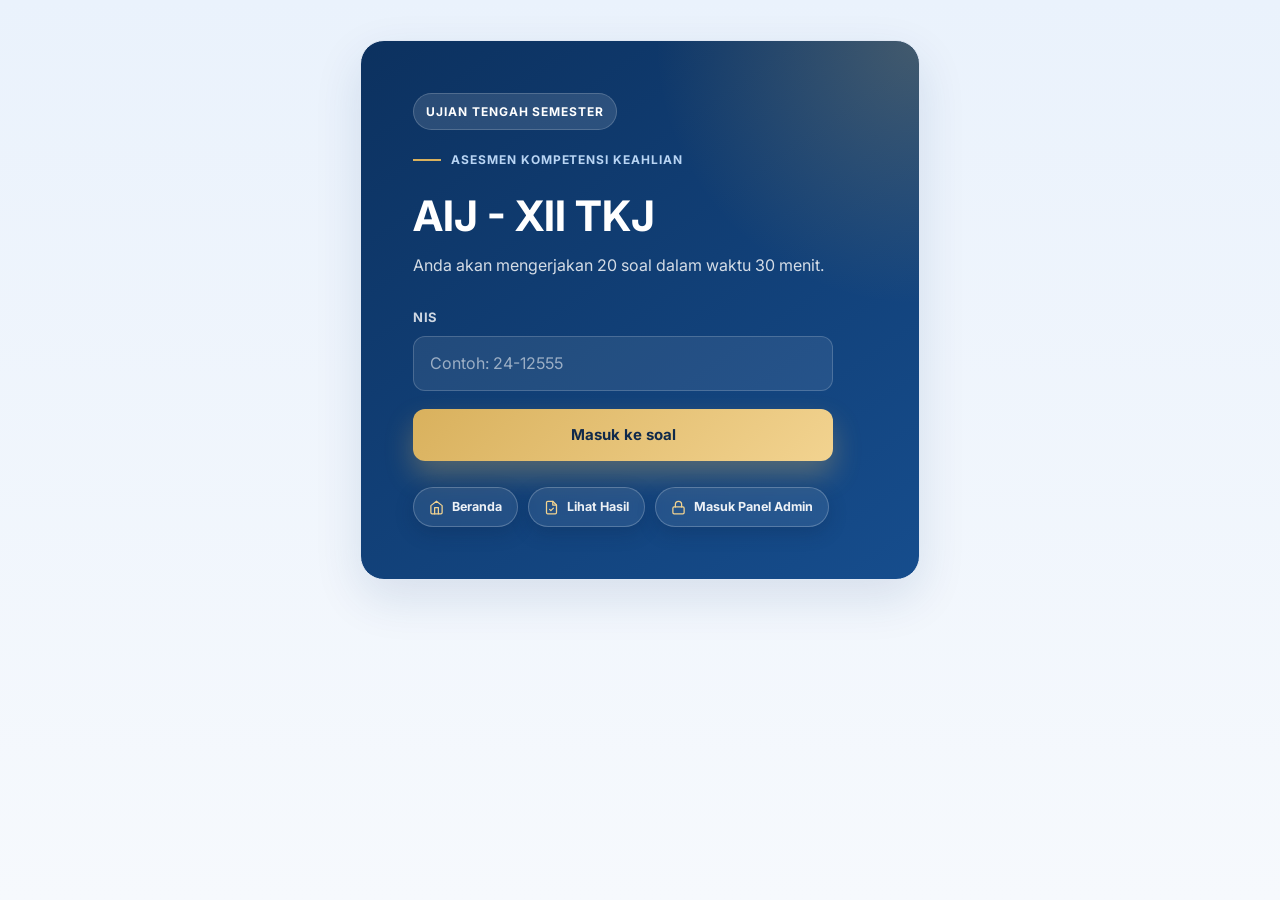
<file: sts.html>
<!DOCTYPE html>
<html lang="id">
<head>
    <meta charset="UTF-8">
    <meta name="viewport" content="width=device-width, initial-scale=1.0">
    <title>STS MikroTik | Ujian Sekolah</title>
    <link rel="preconnect" href="https://fonts.googleapis.com">
    <link rel="preconnect" href="https://fonts.gstatic.com" crossorigin>
    <link href="https://fonts.googleapis.com/css2?family=Inter:wght@400;500;600;700;800&display=swap" rel="stylesheet">
    <link rel="stylesheet" href="style.css">
    <script src="questions.js"></script>
    <script src="navbar.js" defer></script>
</head>
<body class="exam-page">
    <app-navbar style="display: none !important;"></app-navbar>

    <main>
        <div class="exam-app">
            <section id="loginScreen" class="screen active">
                <div class="login-shell">
                    <div class="login-panel">
                        <div class="brand-tag">Ujian Tengah Semester</div>
                        <div class="login-kicker">Asesmen Kompetensi Keahlian</div>
                        <h1>AIJ - XII TKJ</h1>
                        <p>
                            Anda akan mengerjakan 20 soal dalam waktu 30 menit.
                        </p>

                        <form id="loginForm" class="login-form" novalidate>
                            <div class="input-wrap">
                                <div class="input-label-row">
                                    <label for="nisInput">NIS</label>
                                    <div id="toast" class="toast" role="status" aria-live="polite">
                                        <svg viewBox="0 0 24 24" fill="none" stroke="currentColor" stroke-width="2.4" stroke-linecap="round" stroke-linejoin="round"><circle cx="12" cy="12" r="10"></circle><line x1="12" y1="8" x2="12" y2="12"></line><line x1="12" y1="16" x2="12.01" y2="16"></line></svg>
                                        <span class="toast-text">Masukkan NIS</span>
                                    </div>
                                </div>
                                <input id="nisInput" type="text" inputmode="numeric" placeholder="Contoh: 24-12555" required>
                            </div>
                            <button type="submit" class="primary-btn">Masuk ke soal</button>
                        </form>

                        <div class="entry-row">
                            <a href="index.html" class="admin-entry-btn" title="Kembali ke Beranda">
                                <svg viewBox="0 0 24 24" fill="none" stroke="currentColor" stroke-width="2" stroke-linecap="round" stroke-linejoin="round"><path d="M3 9l9-7 9 7v11a2 2 0 0 1-2 2H5a2 2 0 0 1-2-2z"></path><polyline points="9 22 9 12 15 12 15 22"></polyline></svg>
                                <span>Beranda</span>
                            </a>
                            <a href="hasil.html" class="admin-entry-btn" title="Lihat Nilai dan Pembahasan">
                                <svg viewBox="0 0 24 24" fill="none" stroke="currentColor" stroke-width="2" stroke-linecap="round" stroke-linejoin="round"><path d="M14 2H6a2 2 0 0 0-2 2v16a2 2 0 0 0 2 2h12a2 2 0 0 0 2-2V8z"></path><polyline points="14 2 14 8 20 8"></polyline><path d="M9 15l2 2 4-4"></path></svg>
                                <span>Lihat Hasil</span>
                            </a>
                            <a href="admin.html" class="admin-entry-btn" title="Masuk Panel Admin">
                                <svg viewBox="0 0 24 24" fill="none" stroke="currentColor" stroke-width="2" stroke-linecap="round" stroke-linejoin="round"><rect x="3" y="11" width="18" height="11" rx="2"></rect><path d="M7 11V7a5 5 0 0 1 10 0v4"></path></svg>
                                <span>Masuk Panel Admin</span>
                            </a>
                        </div>
                    </div>
                </div>
            </section>

            <section id="examScreen" class="screen">
                <div class="exam-panel">
                    <div class="exam-header">
                        <div>
                            <div class="exam-badge">Ujian Sekolah</div>
                            <h2>Administrator Infrastruktur Jaringan</h2>
                        </div>
                        <div class="exam-meta">
                            <span id="studentNameText">Peserta</span>
                            <span id="studentNisText">NIS: -</span>
                            <div class="exam-meta-row">
                                <span id="timerBox" class="timer-box" aria-live="polite">30:00</span>
                                <button type="button" id="fabButton" class="fab" aria-label="Lihat status jawaban">
                                    <span class="fab-icon">
                                        <svg width="22" height="22" viewBox="0 0 24 24" fill="none" stroke="currentColor" stroke-width="2" stroke-linecap="round" stroke-linejoin="round">
                                            <line x1="18" y1="20" x2="18" y2="10"></line>
                                            <line x1="12" y1="20" x2="12" y2="4"></line>
                                            <line x1="6" y1="20" x2="6" y2="14"></line>
                                        </svg>
                                    </span>
                                    <span class="fab-label">Jawaban</span>
                                    <span id="fabCount" class="fab-count">0/20</span>
                                </button>
                            </div>
                        </div>
                    </div>

                    <div id="fullscreenNotice" class="fullscreen-notice" role="status">
                        Ujian berjalan dalam mode layar penuh. Keluar dari layar penuh atau berpindah tab akan dicatat sebagai pelanggaran.
                    </div>

                    <div class="exam-progress" aria-label="Progress soal">
                        <span id="questionCounter">Soal 1 dari 20</span>
                        <div class="progress-track"><div id="progressFill" class="progress-fill" style="width: 5%;"></div></div>
                    </div>

                    <div id="questionList" class="question-list"></div>

                    <div class="exam-footer">
                        <button type="button" id="previousQuestionBtn" class="ghost-btn nav-btn">
                            <svg viewBox="0 0 24 24" fill="none" stroke="currentColor" stroke-width="2.5" stroke-linecap="round" stroke-linejoin="round"><polyline points="15 18 9 12 15 6"/></svg>
                            <span class="btn-text">Sebelumnya</span>
                        </button>
                        <button type="button" id="nextQuestionBtn" class="primary-btn nav-btn">
                            <span class="btn-text">Selanjutnya</span>
                            <svg viewBox="0 0 24 24" fill="none" stroke="currentColor" stroke-width="2.5" stroke-linecap="round" stroke-linejoin="round"><polyline points="9 18 15 12 9 6"/></svg>
                        </button>
                        <button type="button" id="submitExamBtn" class="primary-btn nav-btn hidden">
                            <span class="btn-text">Selesai</span>
                            <svg viewBox="0 0 24 24" fill="none" stroke="currentColor" stroke-width="2.5" stroke-linecap="round" stroke-linejoin="round"><polyline points="20 6 9 17 4 12"/></svg>
                        </button>
                    </div>

                    <div id="confirmBackdrop" class="confirm-backdrop" hidden>
                        <div class="confirm-modal" role="dialog" aria-modal="true" aria-labelledby="confirmModalTitle">
                            <div class="confirm-icon">
                                <svg viewBox="0 0 24 24" fill="none" stroke="currentColor" stroke-width="2" stroke-linecap="round" stroke-linejoin="round"><path d="M10.29 3.86 1.82 18a2 2 0 0 0 1.71 3h16.94a2 2 0 0 0 1.71-3L13.71 3.86a2 2 0 0 0-3.42 0z"></path><line x1="12" y1="9" x2="12" y2="13"></line><line x1="12" y1="17" x2="12.01" y2="17"></line></svg>
                            </div>
                            <h3 id="confirmModalTitle">Yakin sudah selesai?</h3>
                            <p>Periksa kembali jawaban Anda. Setelah dikirim, ujian dinyatakan selesai dan jawaban tidak dapat diubah.</p>
                            <div class="confirm-actions">
                                <button type="button" id="confirmCancelBtn" class="ghost-btn">Batal</button>
                                <button type="button" id="confirmSubmitBtn" class="primary-btn">Kirim</button>
                            </div>
                        </div>
                    </div>

                    <div id="uploadLoading" class="confirm-backdrop" hidden>
                        <div class="loading-card" role="status" aria-live="polite">
                            <span class="loading-spinner" aria-hidden="true"></span>
                            <span>Mengirim jawaban...</span>
                        </div>
                    </div>
                </div>

                <div id="fabOverlay" class="fab-overlay"></div>

                <div id="fabPanel" class="fab-panel" role="dialog" aria-label="Status jawaban soal">
                    <div class="fab-panel-header">
                        <h3>Status Jawaban</h3>
                        <button type="button" id="fabClose" class="fab-panel-close" aria-label="Tutup">✕</button>
                    </div>
                    <div class="fab-legend">
                        <span><i class="dot-done"></i> Selesai</span>
                        <span><i class="dot-skip"></i> Belum dijawab</span>
                    </div>
                    <div id="fabGrid" class="fab-grid"></div>
                    <div id="fabFooter" class="fab-panel-footer"></div>
                </div>
            </section>
        </div>
    </main>

    <script>

        const STORAGE_KEYS = {
            currentSession: 'mikrotikExamCurrentSession'
        };

        const API_URL = 'https://script.google.com/macros/s/AKfycbwGZboLzpJSjP0vUyXaKMSUibDgFjzaoXAm6cCY_SEI71s0xq2ZCUdRxdxJcPBZKMHs/exec';

        const EXAM_DURATION_MINUTES = 30;

        const loginScreen = document.getElementById('loginScreen');
        const examScreen = document.getElementById('examScreen');
        const adminPanel = document.getElementById('adminPanel');
        const adminDashboard = document.getElementById('adminDashboard');
        const adminAuthBox = document.getElementById('adminAuthBox');
        const answerKeyBox = document.getElementById('answerKeyBox');
        const participantList = document.getElementById('participantList');

        let adminLoggedIn = false;
        let currentStudent = null;
        let participantsCache = [];
        let examTimerId = null;
        let examSubmitting = false;
        let leavingExam = false;
        let currentQuestionIndex = 0;
        const MAX_CHEATING_EVENTS = 3;

        async function apiRequest(action, payload = {}) {
            const controller = new AbortController();
            const timeoutId = setTimeout(() => controller.abort(), 15000);
            let response;

            try {
                response = await fetch(API_URL, {
                    method: 'POST',
                    headers: { 'Content-Type': 'text/plain;charset=utf-8' },
                    body: JSON.stringify({ action, ...payload }),
                    signal: controller.signal
                });
            } catch (error) {
                if (error.name === 'AbortError') {
                    throw new Error('Koneksi ke server habis waktu. Periksa deployment Apps Script dan koneksi internet.');
                }
                throw new Error('Tidak dapat terhubung ke server Google Sheets. Buka halaman melalui Live Server, bukan file://.');
            } finally {
                clearTimeout(timeoutId);
            }

            const responseText = await response.text();
            let result;
            try {
                result = JSON.parse(responseText);
            } catch (error) {
                throw new Error('Deployment Apps Script tidak mengembalikan JSON. Pastikan akses Web App disetel Anyone dan gunakan URL /exec terbaru.');
            }

            if (!response.ok) throw new Error(`Server mengembalikan HTTP ${response.status}.`);
            if (!result.ok) throw new Error(result.error || 'Request Google Sheets gagal.');
            return result.data;
        }

        async function loadParticipants() {
            participantsCache = await apiRequest('listParticipants');
            return participantsCache;
        }

        function getParticipants() {
            return participantsCache;
        }

        function getStudentSession() {
            const saved = localStorage.getItem(STORAGE_KEYS.currentSession);
            if (!saved) return null;

            try {
                return JSON.parse(saved);
            } catch (error) {
                return null;
            }
        }

        function setStudentSession(data) {
            localStorage.setItem(STORAGE_KEYS.currentSession, JSON.stringify(data));
        }

        function saveCurrentAnswer(value) {
            const session = getStudentSession();
            if (!session) return;
            session.answers = session.answers || {};
            session.answers[String(session.questionIds[currentQuestionIndex])] = value;
            setStudentSession(session);
            renderFab();
        }

        async function recordCheating(reason) {
            if (!currentStudent || examSubmitting) return;

            let violationCount = 0;
            try {
                const result = await apiRequest('saveViolation', {
                    nis: currentStudent.nis,
                    reason,
                    timestamp: Date.now()
                });
                violationCount = result.count;
                if (violationCount > MAX_CHEATING_EVENTS) {
                    await apiRequest('updateStatus', { nis: currentStudent.nis, status: 'Diblokir' });
                    examSubmitting = true;
                    localStorage.removeItem(STORAGE_KEYS.currentSession);
                    clearInterval(examTimerId);
                    if (document.fullscreenElement && document.exitFullscreen) {
                        document.exitFullscreen().catch(() => {});
                    }
                    currentStudent = null;
                    alert('Batas pelanggaran tercapai. Ujian dihentikan dan akun dikunci. Hubungi admin untuk reset.');
                    returnToLogin();
                    return;
                }
            } catch (error) {
                console.error('Gagal menyimpan pelanggaran:', error);
            }

            const notice = document.getElementById('fullscreenNotice');
            notice.textContent = `Peringatan ${violationCount || 1}/${MAX_CHEATING_EVENTS}: ${reason}.`;
            notice.style.borderColor = '#fecdd3';
            notice.style.background = '#fff1f2';
            notice.style.color = '#b91c1c';
        }

        function requestExamFullscreen() {
            if (!document.fullscreenElement && document.documentElement.requestFullscreen) {
                document.documentElement.requestFullscreen().catch(() => {
                    const notice = document.getElementById('fullscreenNotice');
                    notice.textContent = 'Mode fullscreen tidak dapat diaktifkan. Silakan aktifkan fullscreen dari browser sebelum melanjutkan.';
                });
            }
        }

        function renderAnswerKey() {
            document.getElementById('answerKeyList').innerHTML = QUESTION_BANK
                .map((question) => `<li><strong>${question.id}.</strong> ${question.answer.toUpperCase()}</li>`)
                .join('');
        }

        function normalizeNis(value) {
            return String(value || '').trim().replace(/\D/g, '');
        }

        function buildQuestionHtml(question, index) {
            const session = getStudentSession();
            const savedAnswer = session?.answers?.[String(question.id)] || '';
            const optionsHtml = question.options.map((option, optionIndex) => {
                const optionKey = String.fromCharCode(97 + optionIndex);
                const optionText = option;
                const inputName = `q${question.id}`;
                const inputId = `${inputName}_${optionKey}`;
                return `
                    <div class="option">
                        <input type="radio" name="${inputName}" id="${inputId}" value="${optionKey}" ${savedAnswer === optionKey ? 'checked' : ''}>
                        <label for="${inputId}">${optionText}</label>
                    </div>
                `;
            }).join('');

            return `
                <div class="question-card">
                    <div class="question-top">
                        <span class="question-no">${index + 1}</span>
                        <h3>${question.question}</h3>
                    </div>
                    <div class="options">
                        ${optionsHtml}
                    </div>
                </div>
            `;
        }

        function showScreen(targetScreen) {
            loginScreen.classList.toggle('active', targetScreen === 'login');
            examScreen.classList.toggle('active', targetScreen === 'exam');
            const navbar = document.querySelector('app-navbar');
            if (navbar) {
                navbar.classList.toggle('exam-hidden', targetScreen === 'exam');
                navbar.hidden = targetScreen === 'exam';
            }
        }

        function renderParticipantList() {
            const participants = getParticipants();
            participantList.innerHTML = '';

            if (!participants.length) {
                participantList.innerHTML = '<tr><td colspan="6" style="padding: 18px; text-align: center; color: var(--school-muted);">Belum ada peserta yang terdaftar.</td></tr>';
                return;
            }

            participants.forEach((participant, index) => {
                const item = document.createElement('tr');
                const statusText = participant.loggedIn ? 'Sedang ujian' : participant.lastScore !== undefined ? 'Selesai' : 'Belum mulai';
                const statusClass = participant.loggedIn ? 'waiting' : participant.lastScore !== undefined ? 'done' : 'waiting';
                const lastScoreText = participant.lastScore !== undefined ? `${participant.lastScore}%` : '-';

                item.innerHTML = `
                    <td>${index + 1}</td>
                    <td><strong>${participant.name}</strong></td>
                    <td>${participant.nis}</td>
                    <td><span class="status-pill ${statusClass}">${statusText}</span></td>
                    <td class="score-value">${lastScoreText}</td>
                    <td><button type="button" class="reset-btn" data-reset-nis="${participant.nis}">Reset Login</button></td>
                `;

                participantList.appendChild(item);
            });

            participantList.querySelectorAll('[data-reset-nis]').forEach((button) => {
                button.addEventListener('click', () => {
                    resetParticipantLogin(button.dataset.resetNis);
                });
            });
        }

        async function loginStudent(nis) {
            const trimmedNis = String(nis).trim();
            if (!trimmedNis) {
                alert('NIS tidak boleh kosong.');
                return;
            }

            let participants;
            try {
                participants = await loadParticipants();
            } catch (error) {
                alert(`Gagal terhubung ke database ujian: ${error.message}`);
                return;
            }
            const nisKey = normalizeNis(trimmedNis);
            let participant = participants.find((item) => normalizeNis(item.nis) === nisKey);

            if (!participant) {
                alert('NIS belum terdaftar. Silakan hubungi admin untuk mendaftarkan peserta.');
                return;
            }

            if (participant.loggedIn) {
                alert('Peserta ini sedang memiliki sesi ujian aktif. Admin perlu mereset login terlebih dahulu jika sesi terputus.');
                return;
            }

            if (participant.blocked) {
                alert('Akun peserta terkunci karena melebihi batas pelanggaran. Hubungi admin untuk reset login.');
                return;
            }

            if (participant.lastScore !== undefined) {
                alert('Anda sudah menyelesaikan ujian dan nilai sudah tercatat. Tidak bisa mengulang ujian.');
                return;
            }

            currentStudent = participant;
            const assignedIds = getAssignedQuestionIds(trimmedNis);
            const session = {
                nis: trimmedNis,
                name: participant.name,
                questionIds: assignedIds,
                answers: {},
                startedAt: new Date().toISOString(),
                endsAt: Date.now() + EXAM_DURATION_MINUTES * 60 * 1000
            };

            participant.loggedIn = true;
            try {
                await apiRequest('updateStatus', { nis: trimmedNis, status: 'Sedang ujian', startedAt: session.startedAt });
            } catch (error) {
                console.warn('Status awal belum tersimpan ke Google Sheets. Pastikan deployment memakai Code.gs terbaru:', error.message);
            }
            setStudentSession(session);
            currentQuestionIndex = 0;

            renderExam();
            showScreen('exam');
            requestExamFullscreen();
        }

        function renderExam() {
            const session = getStudentSession();
            if (!session || !currentStudent) {
                showScreen('login');
                return;
            }

            document.getElementById('studentNameText').textContent = currentStudent.name;
            document.getElementById('studentNisText').textContent = `NIS: ${currentStudent.nis}`;
            showCurrentQuestion();
            renderFab();
            startExamTimer(session.endsAt);
        }

        function showCurrentQuestion() {
            const session = getStudentSession();
            if (!session) return;
            session.currentIndex = currentQuestionIndex;
            setStudentSession(session);

            const total = session.questionIds.length;
            const questionId = session.questionIds[currentQuestionIndex];
            const question = QUESTION_BANK.find((item) => item.id === questionId);
            document.getElementById('questionList').innerHTML = buildQuestionHtml(question, currentQuestionIndex);
            document.getElementById('questionCounter').textContent = `Soal ${currentQuestionIndex + 1} dari ${total}`;
            document.getElementById('progressFill').style.width = `${((currentQuestionIndex + 1) / total) * 100}%`;
            document.getElementById('previousQuestionBtn').disabled = currentQuestionIndex === 0;
            document.getElementById('previousQuestionBtn').style.opacity = currentQuestionIndex === 0 ? '.5' : '1';
            document.getElementById('nextQuestionBtn').classList.toggle('hidden', currentQuestionIndex === total - 1);
            document.getElementById('submitExamBtn').classList.toggle('hidden', currentQuestionIndex !== total - 1);
            document.querySelectorAll('#questionList input[type="radio"]').forEach((input) => {
                input.addEventListener('change', () => saveCurrentAnswer(input.value));
            });
            renderFab();
            window.scrollTo({ top: 0, behavior: 'smooth' });
        }

        function renderFab() {
            const session = getStudentSession();
            const grid = document.getElementById('fabGrid');
            const count = document.getElementById('fabCount');
            const footer = document.getElementById('fabFooter');
            if (!session || !grid || !currentStudent) return;

            const ids = session.questionIds;
            const answeredCount = ids.filter((id) => session.answers?.[String(id)]).length;
            count.textContent = `${answeredCount}/${ids.length}`;
            footer.textContent = `Soal ${currentQuestionIndex + 1} dari ${ids.length} · ${ids.length - answeredCount} belum dijawab`;

            grid.innerHTML = ids.map((id, index) => {
                const answered = !!session.answers?.[String(id)];
                const current = index === currentQuestionIndex;
                return (
                    `<button type="button" class="fab-cell ${answered ? 'answered' : ''} ${current ? 'current' : ''}" ` +
                    `data-qindex="${index}" aria-label="Soal ${index + 1}${answered ? ', sudah dijawab' : ', belum dijawab'}">${index + 1}</button>`
                );
            }).join('');

            grid.querySelectorAll('.fab-cell').forEach((cell) => {
                cell.addEventListener('click', () => {
                    currentQuestionIndex = Number(cell.dataset.qindex);
                    showCurrentQuestion();
                    closeFabPanel();
                });
            });
        }

        function openFabPanel() {
            renderFab();
            document.getElementById('fabOverlay').classList.add('show');
            document.getElementById('fabPanel').classList.add('show');
        }

        function toggleFabPanel() {
            const panel = document.getElementById('fabPanel');
            if (panel.classList.contains('show')) {
                closeFabPanel();
            } else {
                openFabPanel();
            }
        }

        function closeFabPanel() {
            document.getElementById('fabOverlay').classList.remove('show');
            document.getElementById('fabPanel').classList.remove('show');
        }

        function restoreExamSession() {
            const session = getStudentSession();
            if (!session || !Array.isArray(session.questionIds) || !session.questionIds.length) return;

            const index = Number.isInteger(session.currentIndex) ? session.currentIndex : 0;
            currentQuestionIndex = Math.min(Math.max(index, 0), session.questionIds.length - 1);
            currentStudent = { nis: session.nis, name: session.name };
            examSubmitting = false;
            showScreen('exam');
            renderExam();
            requestExamFullscreen();

            const reenterFullscreen = () => {
                if (document.fullscreenElement) {
                    window.removeEventListener('pointerdown', reenterFullscreen);
                    window.removeEventListener('keydown', reenterFullscreen);
                    return;
                }
                if (currentStudent && examScreen.classList.contains('active') && !examSubmitting) {
                    requestExamFullscreen();
                }
            };
            window.addEventListener('pointerdown', reenterFullscreen);
            window.addEventListener('keydown', reenterFullscreen);

            loadParticipants()
                .catch(() => {})
                .then(() => {
                    const fresh = getParticipants().find((item) => item.nis === session.nis);
                    if (fresh && fresh.blocked) {
                        examSubmitting = true;
                        localStorage.removeItem(STORAGE_KEYS.currentSession);
                        clearInterval(examTimerId);
                        currentStudent = null;
                        window.removeEventListener('pointerdown', reenterFullscreen);
                        window.removeEventListener('keydown', reenterFullscreen);
                        alert('Akun peserta terkunci. Hubungi admin.');
                        returnToLogin();
                    }
                });
        }

        function startExamTimer(endsAt) {
            clearInterval(examTimerId);
            const timerBox = document.getElementById('timerBox');

            const updateTimer = () => {
                const remaining = Math.max(0, endsAt - Date.now());
                const totalSeconds = Math.ceil(remaining / 1000);
                const minutes = String(Math.floor(totalSeconds / 60)).padStart(2, '0');
                const seconds = String(totalSeconds % 60).padStart(2, '0');
                timerBox.textContent = `${minutes}:${seconds}`;
                timerBox.classList.toggle('warning', totalSeconds <= 300);

                if (remaining <= 0) {
                    clearInterval(examTimerId);
                    alert('Waktu ujian telah habis. Jawaban akan dikumpulkan otomatis.');
                    submitExam(true);
                }
            };

            updateTimer();
            examTimerId = setInterval(updateTimer, 1000);
        }

        function toggleAdminAuth(showAuth) {
            adminAuthBox.classList.toggle('hidden', !showAuth);
            adminDashboard.classList.toggle('inline-hidden', showAuth);
        }

        function ensureAdminAccess() {
            if (!adminLoggedIn) {
                alert('Admin belum login.');
                return false;
            }
            return true;
        }

        function resetParticipantLogin(nis) {
            const participants = getParticipants();
            const target = participants.find((item) => item.nis === nis);
            if (!target) return;

            target.loggedIn = false;
            target.lastScore = undefined;
            setParticipants(participants);

            const session = getStudentSession();
            if (session && session.nis === nis) {
                localStorage.removeItem(STORAGE_KEYS.currentSession);
            }

            renderParticipantList();
            alert(`Login peserta NIS ${nis} berhasil direset.`);
        }

        function resetAllParticipantLogin() {
            const participants = getParticipants();
            participants.forEach((participant) => {
                participant.loggedIn = false;
                participant.lastScore = undefined;
            });
            setParticipants(participants);
            localStorage.removeItem(STORAGE_KEYS.currentSession);
            renderParticipantList();
            alert('Semua login peserta telah direset.');
        }

        async function submitExam(isAutomatic = false) {
            if (examSubmitting) return;
            examSubmitting = true;
            const session = getStudentSession();
            if (!session) {
                alert('Sesi ujian tidak ditemukan.');
                examSubmitting = false;
                return;
            }

            const questionIds = session.questionIds;
            let correct = 0;

            questionIds.forEach((questionId) => {
                const selectedValue = session.answers?.[String(questionId)];
                if (!selectedValue) return;

                const chosen = selectedValue.toLowerCase();
                const question = QUESTION_BANK.find((item) => item.id === questionId);
                if (chosen === question.answer) {
                    correct++;
                }
            });

            const total = questionIds.length;
            const score = Math.round((correct / total) * 100);

            const uploadLoading = document.getElementById('uploadLoading');
            uploadLoading.hidden = false;

            try {
                await apiRequest('saveResult', {
                    nis: currentStudent.nis,
                    score,
                    startedAt: session.startedAt
                });
            } catch (error) {
                uploadLoading.hidden = true;
                examSubmitting = false;
                alert(`Gagal mengirim jawaban ke server: ${error.message}. Silakan coba kirim ulang.`);
                return;
            }

            clearInterval(examTimerId);
            returnToLogin();
        }

        function returnToLogin() {
            leavingExam = true;
            examSubmitting = true;
            currentStudent = null;
            localStorage.removeItem(STORAGE_KEYS.currentSession);
            if (document.fullscreenElement && document.exitFullscreen) {
                document.exitFullscreen().catch(() => {});
            }
            setTimeout(() => location.reload(), 100);
        }

        document.addEventListener('fullscreenchange', () => {
            if (leavingExam) return;
            if (currentStudent && examScreen.classList.contains('active') && !document.fullscreenElement && !examSubmitting) {
                recordCheating('Keluar dari mode fullscreen');
                alert('Dilarang keluar mode layar penuh, Anda akan dikembalikan ke layar penuh.');
                requestExamFullscreen();
            }
        });

        document.addEventListener('visibilitychange', () => {
            if (leavingExam) return;
            if (currentStudent && examScreen.classList.contains('active') && document.hidden && !examSubmitting) {
                recordCheating('Beralih tab atau jendela selama ujian');
            }
        });

        document.getElementById('previousQuestionBtn').addEventListener('click', () => {
            if (currentQuestionIndex === 0) return;
            currentQuestionIndex--;
            showCurrentQuestion();
        });

        document.getElementById('nextQuestionBtn').addEventListener('click', () => {
            const session = getStudentSession();
            if (!session || currentQuestionIndex >= session.questionIds.length - 1) return;
            currentQuestionIndex++;
            showCurrentQuestion();
        });

        document.getElementById('fabButton').addEventListener('click', toggleFabPanel);
        document.getElementById('fabOverlay').addEventListener('click', closeFabPanel);
        document.getElementById('fabClose').addEventListener('click', closeFabPanel);

        function exportScoresCsv() {
            if (!ensureAdminAccess()) return;

            const rows = [['No', 'Nama Peserta', 'NIS', 'Status', 'Nilai']];
            getParticipants().forEach((participant, index) => {
                const status = participant.loggedIn ? 'Sedang ujian' : participant.lastScore !== undefined ? 'Selesai' : 'Belum mulai';
                rows.push([index + 1, participant.name, participant.nis, status, participant.lastScore !== undefined ? participant.lastScore : '']);
            });

            const csv = rows.map((row) => row.map((cell) => `"${String(cell).replace(/"/g, '""')}"`).join(';')).join('\r\n');
            const blob = new Blob([`\uFEFF${csv}`], { type: 'text/csv;charset=utf-8;' });
            const url = URL.createObjectURL(blob);
            const link = document.createElement('a');
            link.href = url;
            link.download = `nilai-sts-mikrotik-${new Date().toISOString().slice(0, 10)}.csv`;
            link.click();
            URL.revokeObjectURL(url);
        }

        function addParticipant(name, nis) {
            const trimmedName = name.trim();
            const trimmedNis = String(nis).trim();

            if (!trimmedName || !trimmedNis) {
                alert('Nama dan NIS harus diisi.');
                return;
            }

            const participants = getParticipants();
            const duplicate = participants.find((item) => item.nis === trimmedNis);
            if (duplicate) {
                alert(`NIS ${trimmedNis} sudah terdaftar.`);
                return;
            }

            participants.push({
                nis: trimmedNis,
                name: trimmedName,
                loggedIn: false,
                lastScore: undefined
            });

            setParticipants(participants);
            renderParticipantList();
            document.getElementById('participantNameInput').value = '';
            document.getElementById('participantNisInput').value = '';
            alert(`Peserta ${trimmedName} dengan NIS ${trimmedNis} berhasil ditambahkan.`);
        }

        let toastTimer = null;

        function showToast(message) {
            const toast = document.getElementById('toast');
            toast.querySelector('.toast-text').textContent = message;
            toast.classList.add('show');
            clearTimeout(toastTimer);
            toastTimer = setTimeout(() => toast.classList.remove('show'), 2600);
        }

        document.getElementById('loginForm').addEventListener('submit', async (event) => {
            event.preventDefault();
            const nis = document.getElementById('nisInput').value.trim();
            if (!nis) {
                showToast('Masukkan NIS');
                document.getElementById('nisInput').focus();
                return;
            }
            const submitButton = event.currentTarget.querySelector('button[type="submit"]');
            submitButton.disabled = true;
            submitButton.textContent = 'Menghubungkan...';
            requestExamFullscreen();
            try {
                await loginStudent(nis);
            } catch (error) {
                alert(`Login gagal: ${error.message}`);
            } finally {
                submitButton.disabled = false;
                submitButton.textContent = 'Masuk ke soal';
            }
        });

        const confirmBackdrop = document.getElementById('confirmBackdrop');
        const confirmCancelBtn = document.getElementById('confirmCancelBtn');
        const confirmSubmitBtn = document.getElementById('confirmSubmitBtn');

        document.getElementById('submitExamBtn').addEventListener('click', () => {
            confirmBackdrop.hidden = false;
        });

        confirmCancelBtn.addEventListener('click', () => {
            confirmBackdrop.hidden = true;
        });

        confirmSubmitBtn.addEventListener('click', () => {
            confirmBackdrop.hidden = true;
            submitExam();
        });

        restoreExamSession();

    </script>
</body>
</html>
</file>
<file: style.css>
:root {
    --bg-canvas: #f3f7fc;
    --bg-gradient: linear-gradient(180deg, #eaf2fc 0%, #f6f9fd 100%);
    --navbar-bg: rgba(255, 255, 255, 0.85);
    --surface-glass: rgba(248, 251, 255, 0.86);
    --card: #ffffff;
    --card-soft: #f8fbff;
    --navy: #0e2f5c;
    --navy-deep: #0c2548;
    --primary: #0f3b77;
    --primary-strong: #164d8d;
    --primary-soft: #eaf3ff;
    --accent: #d9b15d;
    --accent-strong: #f2d390;
    --accent-soft: #fff7e6;
    --text: #13233f;
    --muted: #5d6b82;
    --border: #dfe7f3;
    --border-strong: #cbd9ec;
    --success: #1e8e5a;
    --success-soft: #e7f7ef;
    --warning: #d97706;
    --warning-soft: #fff7e6;
    --danger: #dc2626;
    --danger-soft: #fff1f2;
    --shadow-sm: 0 4px 20px -2px rgba(15, 40, 75, 0.06);
    --shadow: 0 18px 48px rgba(15, 59, 119, 0.12);
    --shadow-lg: 0 24px 70px rgba(12, 35, 70, 0.24);
    --grad-navy: linear-gradient(145deg, #0c315f, #164d8d);
    --grad-gold: linear-gradient(135deg, #d9b15d, #f2d390);
    --grad-primary: linear-gradient(135deg, #0f3b77, #164d8d);
    --step-card-bg: #f8fafc;
    --dot-skip-bg: #e7eef7;
}

[data-theme="dark"] {
    --bg-canvas: #0b1423;
    --bg-gradient: linear-gradient(180deg, #0e1b30 0%, #0b1423 100%);
    --navbar-bg: rgba(11, 20, 35, 0.85);
    --surface-glass: rgba(10, 17, 29, 0.85);
    --card: #152034;
    --card-soft: #1b2940;
    --navy: #0e1e3a;
    --navy-deep: #0a1526;
    --primary: #6ca6f0;
    --primary-strong: #4d91cb;
    --primary-soft: rgba(108, 166, 240, 0.16);
    --accent: #e0bb76;
    --accent-strong: #f2d390;
    --accent-soft: rgba(224, 187, 118, 0.16);
    --text: #e6eef8;
    --muted: #93a5bf;
    --border: #273649;
    --border-strong: #33465e;
    --success: #4ade80;
    --success-soft: rgba(74, 222, 128, 0.15);
    --warning: #fbbf24;
    --warning-soft: rgba(251, 191, 36, 0.14);
    --danger: #f87171;
    --danger-soft: rgba(248, 113, 113, 0.15);
    --shadow-sm: 0 4px 20px -2px rgba(0, 0, 0, 0.35);
    --shadow: 0 18px 48px rgba(0, 0, 0, 0.4);
    --shadow-lg: 0 24px 70px rgba(0, 0, 0, 0.5);
    --grad-navy: linear-gradient(145deg, #0c315f, #164d8d);
    --grad-gold: linear-gradient(135deg, #d9b15d, #f2d390);
    --grad-primary: linear-gradient(135deg, #0f3b77, #164d8d);
    --step-card-bg: #101a2b;
    --dot-skip-bg: #1b2940;
}

* {
    margin: 0;
    padding: 0;
    box-sizing: border-box;
    font-family: 'Inter', -apple-system, BlinkMacSystemFont, "Segoe UI", sans-serif;
}

[hidden] {
    display: none !important;
}

html {
    width: 100%;
    overflow-x: hidden;
}

body {
    width: 100%;
    overflow-x: clip;
}

body {
    background-color: var(--bg-canvas);
    background: var(--bg-gradient);
    color: var(--text);
    min-height: 100vh;
    display: flex;
    flex-direction: column;
    line-height: 1.6;
    transition: background-color 0.3s ease, color 0.3s ease;
}

a {
    color: var(--primary);
}

button {
    cursor: pointer;
}

button, input, select, textarea {
    font: inherit;
}

.hidden {
    display: none !important;
}

app-navbar {
    position: sticky;
    top: 0;
    z-index: 1000;
    display: block;
}

main {
    flex: 1;
    width: 100%;
    max-width: 1100px;
    margin: 0 auto;
    padding: calc(var(--navbar-height, 0px) + 40px) 20px 60px 20px;
    display: flex;
    flex-direction: column;
    align-items: center;
}

body.exam-page main {
    max-width: 1200px;
}

body.result-page main {
    max-width: 860px;
}

.content-container {
    width: 100%;
    max-width: 900px;
    margin: 0 auto;
    display: flex;
    flex-direction: column;
    gap: 28px;
}

.grid-container {
    display: grid;
    grid-template-columns: repeat(4, 1fr);
    gap: 24px;
    width: 100%;
}

.card {
    background-color: var(--card);
    border-radius: 16px;
    padding: 36px 24px;
    text-align: center;
    box-shadow: var(--shadow-sm);
    border: 1px solid var(--border);
    transition: all 0.3s cubic-bezier(0.4, 0, 0.2, 1);
    display: flex;
    flex-direction: column;
    align-items: center;
    cursor: pointer;
    text-decoration: none;
    color: var(--text);
}

.card:hover {
    transform: translateY(-6px);
    box-shadow: var(--shadow);
    border-color: var(--primary);
}

.icon-circle {
    width: 72px;
    height: 72px;
    background-color: var(--primary-soft);
    border-radius: 50%;
    display: flex;
    align-items: center;
    justify-content: center;
    color: var(--primary);
    margin-bottom: 20px;
    transition: background-color 0.3s ease;
}

.card:hover .icon-circle {
    background-color: rgba(15, 59, 119, 0.2);
}

.card h3 {
    font-size: 18px;
    font-weight: 700;
    color: var(--text);
    margin-bottom: 12px;
}

.card p {
    font-size: 13px;
    color: var(--muted);
    line-height: 1.5;
}

.module-header {
    background-color: var(--card);
    padding: 32px;
    border-radius: 16px;
    border: 1px solid var(--border);
    box-shadow: var(--shadow-sm);
    color: var(--text);
    transition: background-color 0.3s ease, border-color 0.3s ease;
}

.module-badge {
    display: inline-block;
    background-color: var(--primary-soft);
    color: var(--primary);
    font-size: 12px;
    font-weight: 700;
    padding: 4px 12px;
    border-radius: 20px;
    text-transform: uppercase;
    letter-spacing: 0.5px;
    margin-bottom: 12px;
}

.module-title {
    font-size: 26px;
    font-weight: 700;
    color: var(--text);
    margin-bottom: 8px;
    word-break: break-word;
}

.module-desc {
    font-size: 14px;
    color: var(--muted);
    line-height: 1.6;
}

.section-box {
    background-color: var(--card);
    padding: 32px;
    border-radius: 16px;
    border: 1px solid var(--border);
    box-shadow: var(--shadow-sm);
    color: var(--text);
    transition: background-color 0.3s ease, border-color 0.3s ease;
}

.section-title {
    font-size: 20px;
    font-weight: 700;
    color: var(--text);
    border-bottom: 2px solid var(--border);
    padding-bottom: 12px;
    margin-bottom: 24px;
    display: flex;
    align-items: center;
    gap: 10px;
}

.theory-item {
    margin-bottom: 20px;
}

.theory-item:last-child {
    margin-bottom: 0;
}

.theory-item h4 {
    font-size: 16px;
    font-weight: 600;
    color: var(--primary);
    margin-bottom: 6px;
}

.theory-item p {
    font-size: 14px;
    color: var(--muted);
    line-height: 1.6;
}

.theory-item ul {
    margin: 8px 0 0 20px;
    color: var(--muted);
    font-size: 14px;
    line-height: 1.6;
}

.step-card {
    background-color: var(--step-card-bg);
    border: 1px solid var(--border);
    border-radius: 12px;
    padding: 20px;
    margin-bottom: 16px;
    color: var(--text);
    transition: background-color 0.3s ease, border-color 0.3s ease;
}

.step-card:last-child {
    margin-bottom: 0;
}

.step-header {
    font-size: 15px;
    font-weight: 700;
    color: var(--text);
    margin-bottom: 12px;
}

.step-list {
    padding-left: 20px;
    color: var(--muted);
    font-size: 14px;
    line-height: 1.7;
}

.sub-step-list {
    margin: 6px 0 6px 18px;
    list-style-type: disc;
}

.ui-path, .value-badge {
    display: inline-block;
    padding: 2px 6px;
    border-radius: 4px;
    font-family: monospace;
    font-size: 13px;
    font-weight: 600;
    word-break: break-all;
}

.ui-path {
    background-color: var(--card-soft);
    border: 1px solid var(--border-strong);
    color: var(--text);
}

.value-badge {
    background-color: var(--success-soft);
    border: 1px solid rgba(30, 142, 90, 0.35);
    color: var(--success);
}

.note-callout {
    background-color: var(--primary-soft);
    border-left: 4px solid var(--primary);
    color: var(--primary);
    padding: 12px 16px;
    border-radius: 0 8px 8px 0;
    font-size: 13px;
    margin-bottom: 20px;
    line-height: 1.5;
}

.note-callout ul {
    margin: 6px 0 0 18px;
    padding: 0;
}

.success-callout {
    background-color: var(--success-soft);
    border-left: 4px solid var(--success);
    color: var(--success);
    padding: 12px 16px;
    border-radius: 0 8px 8px 0;
    font-size: 13px;
    margin-top: 16px;
    line-height: 1.5;
}

.primary-btn, .secondary-btn, .danger-btn, .reset-btn, .ghost-btn {
    border: none;
    border-radius: 12px;
    padding: 14px 18px;
    font-size: 15px;
    font-weight: 700;
    cursor: pointer;
    transition: transform 0.2s ease, box-shadow 0.2s ease, opacity 0.2s ease, background 0.2s ease, border-color 0.2s ease, color 0.2s ease;
}

.primary-btn {
    background: var(--grad-gold);
    color: #102a4b;
    box-shadow: 0 14px 28px rgba(217, 177, 93, 0.33);
}

.primary-btn:hover {
    transform: translateY(-2px);
    box-shadow: 0 18px 34px rgba(217, 177, 93, 0.42);
}

.primary-btn:active {
    transform: translateY(0) scale(0.99);
}

.primary-btn:disabled {
    opacity: 0.6;
    cursor: not-allowed;
    transform: none;
}

.secondary-btn {
    background: rgba(255, 255, 255, 0.12);
    border: 1px solid rgba(255, 255, 255, 0.18);
    color: #ffffff;
}

.danger-btn {
    background: linear-gradient(135deg, #b91c1c, #ef4444);
    color: #ffffff;
}

.reset-btn {
    background: var(--primary-soft);
    color: var(--primary);
    border: 1px solid var(--border);
}

.ghost-btn {
    background: transparent;
    border: 1px solid var(--border-strong);
    color: var(--primary);
}

.secondary-btn:hover, .danger-btn:hover, .reset-btn:hover, .ghost-btn:hover {
    transform: translateY(-1px);
}

.primary, .outline, .danger {
    border-radius: 9px;
    padding: 11px 15px;
    border: 1px solid transparent;
    font-weight: 700;
    font-size: 13px;
    font-family: inherit;
    display: inline-flex;
    align-items: center;
    justify-content: center;
    gap: 8px;
    text-decoration: none;
    cursor: pointer;
    transition: all 0.15s ease;
}

.primary {
    background: var(--grad-primary);
    color: #ffffff;
    border-color: transparent;
    box-shadow: 0 8px 22px rgba(23, 105, 170, 0.28);
}

.primary:hover {
    transform: translateY(-1px);
    filter: brightness(1.08);
}

.outline {
    background: var(--card);
    border-color: var(--border-strong);
    color: var(--primary);
}

.outline:hover {
    border-color: var(--primary);
    background: var(--primary-soft);
    transform: translateY(-1px);
}

.danger {
    background: var(--danger-soft);
    border-color: rgba(220, 38, 38, 0.3);
    color: var(--danger);
}

.danger:hover {
    transform: translateY(-1px);
}

.icon-btn {
    display: inline-flex;
    align-items: center;
    justify-content: center;
    width: 32px;
    height: 32px;
    flex: none;
    border: 1px solid var(--border-strong);
    border-radius: 8px;
    background: var(--card);
    color: var(--primary);
    cursor: pointer;
    transition: 0.15s ease;
}

.icon-btn:hover {
    background: var(--primary-soft);
    color: var(--primary-strong);
}

.icon-btn svg {
    width: 16px;
    height: 16px;
}

.icon-btn.icon-danger {
    color: var(--danger);
}

.icon-btn.icon-danger:hover {
    background: var(--danger-soft);
    border-color: rgba(220, 38, 38, 0.3);
}

.button-row {
    display: flex;
    flex-direction: row;
    align-items: center;
    flex-wrap: wrap;
    gap: 8px;
}

td .button-row {
    flex-wrap: nowrap;
    justify-content: flex-start;
    gap: 5px;
}

.upload-box {
    margin-top: 2px;
}

.file-btn {
    display: inline-flex;
    align-items: center;
    gap: 8px;
    padding: 10px 18px;
    border-radius: 9px;
    border: 1px solid var(--border-strong);
    background: var(--card);
    color: var(--primary);
    font-weight: 700;
    font-size: 13px;
    cursor: pointer;
    transition: all 0.15s ease;
}

.file-btn:hover {
    border-color: var(--primary);
    background: var(--primary-soft);
    transform: translateY(-1px);
}

.file-btn svg {
    width: 16px;
    height: 16px;
    flex: none;
}

.file-name {
    color: var(--muted);
    font-size: 12px;
    font-weight: 500;
    max-width: 200px;
    white-space: nowrap;
    overflow: hidden;
    text-overflow: ellipsis;
}

.nav-btn {
    flex: 1 1 220px;
    max-width: 260px;
    min-height: 52px;
    display: inline-flex;
    align-items: center;
    justify-content: center;
    gap: 8px;
    padding: 12px 18px;
    font-size: 14px;
}

.nav-btn svg {
    width: 20px;
    height: 20px;
    flex: none;
}

.nav-btn:disabled {
    opacity: 0.5;
    cursor: not-allowed;
    transform: none;
}

.btn-text {
    white-space: nowrap;
}

.light-btn {
    background: rgba(255, 255, 255, 0.12);
    border: 1px solid rgba(255, 255, 255, 0.18);
    color: #ffffff;
}

.light-btn:hover {
    transform: translateY(-1px);
}

.entry-btn, .admin-entry-btn {
    position: relative;
    display: inline-flex;
    align-items: center;
    gap: 8px;
    padding: 9px 15px;
    border-radius: 999px;
    border: 1px solid rgba(255, 255, 255, 0.22);
    background: rgba(255, 255, 255, 0.08);
    color: rgba(255, 255, 255, 0.92);
    font-size: 12.5px;
    font-weight: 700;
    text-decoration: none;
    backdrop-filter: blur(6px);
    -webkit-backdrop-filter: blur(6px);
    box-shadow: 0 6px 18px rgba(12, 35, 70, 0.25);
    overflow: hidden;
    transition: transform 0.25s ease, box-shadow 0.25s ease, border-color 0.25s ease, color 0.25s ease;
}

.entry-btn svg, .admin-entry-btn svg {
    width: 15px;
    height: 15px;
    color: var(--accent-strong);
    transition: transform 0.25s ease;
}

.admin-entry-btn::after {
    content: "";
    position: absolute;
    inset: 0;
    border-radius: inherit;
    background: rgba(242, 211, 144, 0.16);
    opacity: 0;
    transition: opacity 0.25s ease;
}

.entry-btn:hover, .admin-entry-btn:hover {
    transform: translateY(-2px);
    border-color: rgba(242, 211, 144, 0.55);
    color: #ffffff;
    box-shadow: 0 10px 26px rgba(12, 35, 70, 0.35);
}

.admin-entry-btn:hover::after {
    opacity: 1;
}

.entry-btn:hover svg, .admin-entry-btn:hover svg {
    transform: translateY(-1px);
}

.entry-btn:active, .admin-entry-btn:active {
    transform: translateY(0);
}

.admin-entry-btn:focus-visible {
    outline: 2px solid var(--accent-strong);
    outline-offset: 2px;
}

.entry-row {
    display: flex;
    align-items: center;
    flex-wrap: wrap;
    gap: 10px;
    margin-top: 26px;
}

.input-wrap {
    display: flex;
    flex-direction: column;
    gap: 8px;
}

.input-label-row {
    display: flex;
    align-items: center;
    justify-content: space-between;
    gap: 12px;
}

.input-wrap label {
    font-size: 13px;
    font-weight: 700;
    letter-spacing: 0.04em;
    text-transform: uppercase;
    color: rgba(255, 255, 255, 0.8);
}

.input-wrap input {
    width: 100%;
    padding: 14px 16px;
    border-radius: 12px;
    border: 1px solid rgba(255, 255, 255, 0.18);
    background: rgba(255, 255, 255, 0.08);
    color: #ffffff;
    font-size: 16px;
    outline: none;
    transition: border-color 0.2s ease, box-shadow 0.2s ease;
}

.input-wrap input:focus {
    border-color: var(--accent-strong);
    box-shadow: 0 0 0 3px rgba(242, 211, 144, 0.18);
}

.input-wrap input::placeholder {
    color: rgba(255, 255, 255, 0.55);
}

.field {
    display: grid;
    gap: 7px;
}

.field label {
    color: var(--muted);
    font-size: 12px;
    font-weight: 700;
}

.field input {
    border: 1px solid var(--border-strong);
    border-radius: 9px;
    padding: 11px 12px;
    color: var(--text);
    background: var(--card);
    outline: 0;
}

.field input:focus {
    border-color: var(--primary);
    box-shadow: 0 0 0 3px rgba(15, 59, 119, 0.12);
}

.form-grid {
    display: grid;
    grid-template-columns: 1fr 1fr auto;
    gap: 12px;
    align-items: end;
}

.search-box {
    position: relative;
    margin-bottom: 18px;
    max-width: 380px;
}

.search-box .search-icon {
    position: absolute;
    left: 13px;
    top: 50%;
    transform: translateY(-50%);
    width: 18px;
    height: 18px;
    color: var(--muted);
    pointer-events: none;
}

.search-box input {
    width: 100%;
    border: 1px solid var(--border-strong);
    border-radius: 9px;
    padding: 11px 12px 11px 40px;
    color: var(--text);
    background: var(--card);
    outline: 0;
}

.search-box input:focus {
    border-color: var(--primary);
    box-shadow: 0 0 0 3px rgba(15, 59, 119, 0.12);
}

.filter-bar {
    display: flex;
    align-items: center;
    gap: 10px;
    flex-wrap: wrap;
    margin-bottom: 18px;
}

.filter-label {
    color: var(--muted);
    font-size: 12px;
    font-weight: 700;
}

.filter-select {
    border: 1px solid var(--border-strong);
    border-radius: 9px;
    padding: 11px 12px;
    color: var(--text);
    background: var(--card);
    outline: 0;
}

.filter-select:focus {
    border-color: var(--primary);
    box-shadow: 0 0 0 3px rgba(15, 59, 119, 0.12);
}

.filter-select-wrap {
    display: inline-flex;
    align-items: center;
    gap: 10px;
}

.key-grid {
    display: grid;
    grid-template-columns: repeat(auto-fill, minmax(100px, 1fr));
    gap: 9px;
}

.key-item {
    background: var(--primary-soft);
    border-radius: 8px;
    padding: 10px;
    color: var(--primary);
    font-size: 13px;
}

.screen {
    display: none;
}

.screen.active {
    display: block;
}

.view {
    display: none;
}

.view.active {
    display: block;
}

.login-shell {
    max-width: 560px;
    margin: 0 auto;
}

.login-panel, .admin-panel, .exam-panel {
    background: var(--card);
    border: 1px solid var(--border);
    border-radius: 24px;
    box-shadow: var(--shadow);
    overflow: hidden;
    color: var(--text);
}

.login-panel {
    padding: clamp(28px, 6vw, 52px);
    background: var(--grad-navy);
    color: #ffffff;
    position: relative;
}

.login-panel::before {
    content: "";
    position: absolute;
    inset: 0;
    background: radial-gradient(circle at top right, rgba(217, 177, 93, 0.25), transparent 34%);
    pointer-events: none;
}

.login-panel > * {
    position: relative;
    z-index: 1;
}

.login-panel h1 {
    margin: 0 0 12px;
    font-size: clamp(30px, 5vw, 42px);
    line-height: 1.1;
    color: #ffffff;
}

.login-panel p {
    margin: 0 0 28px;
    color: rgba(255, 255, 255, 0.82);
    line-height: 1.7;
}

.brand-tag {
    display: inline-flex;
    padding: 8px 12px;
    border-radius: 999px;
    background: rgba(255, 255, 255, 0.12);
    border: 1px solid rgba(255, 255, 255, 0.18);
    font-size: 12px;
    font-weight: 700;
    letter-spacing: 0.08em;
    text-transform: uppercase;
    margin-bottom: 20px;
}

.login-kicker {
    display: flex;
    align-items: center;
    gap: 10px;
    margin-bottom: 24px;
    color: #b9d5f4;
    font-size: 12px;
    font-weight: 700;
    letter-spacing: 0.08em;
    text-transform: uppercase;
}

.login-kicker::before {
    content: '';
    width: 28px;
    height: 2px;
    background: var(--accent);
}

.login-form {
    display: flex;
    flex-direction: column;
    gap: 18px;
    max-width: 420px;
}

.login-form .primary-btn {
    position: relative;
    overflow: hidden;
}

.login-form .primary-btn::after {
    content: "";
    position: absolute;
    inset: 0;
    background: rgba(255, 255, 255, 0.26);
    opacity: 0;
    transition: opacity 0.25s ease;
}

.login-form .primary-btn:hover {
    transform: translateY(-2px);
    box-shadow: 0 18px 34px rgba(217, 177, 93, 0.42);
}

.login-form .primary-btn:hover::after {
    opacity: 1;
}

.login-form .primary-btn:active {
    transform: translateY(0) scale(0.99);
    box-shadow: 0 8px 20px rgba(217, 177, 93, 0.3);
}

.login-note {
    color: var(--muted);
    font-size: 12px;
    margin-top: 15px;
}

.toast {
    display: none;
    align-items: center;
    justify-content: center;
    gap: 6px;
    padding: 5px 10px;
    border-radius: 999px;
    background: #322f35;
    color: #f4eff4;
    font-size: 12px;
    font-weight: 600;
    box-shadow: 0 4px 14px rgba(12, 35, 70, 0.3);
}

.toast.show {
    display: inline-flex;
    animation: toast-in 0.28s ease;
}

@keyframes toast-in {
    from { opacity: 0; transform: translateY(8px); }
    to { opacity: 1; transform: translateY(0); }
}

.toast svg {
    width: 14px;
    height: 14px;
    flex: none;
    color: var(--accent-strong);
}

.toast-text {
    text-align: left;
}

.admin-layout {
    min-height: 100vh;
    display: grid;
    grid-template-columns: auto 1fr;
}

.sidebar {
    position: sticky;
    top: 0;
    align-self: start;
    width: 260px;
    height: 100vh;
    overflow-y: auto;
    background: linear-gradient(180deg, var(--navy-deep), var(--navy));
    color: #ffffff;
    padding: 25px 18px;
    display: flex;
    flex-direction: column;
    transition: width 0.25s cubic-bezier(0.4, 0, 0.2, 1);
}

.sidebar .brand {
    display: flex;
    align-items: center;
    gap: 12px;
    padding: 4px 6px 28px;
    border-bottom: 1px solid rgba(255, 255, 255, 0.12);
    color: #ffffff;
}

.brand-icon {
    width: 42px;
    height: 42px;
    flex: none;
    padding: 10px;
    border-radius: 12px;
    background: linear-gradient(135deg, #d9b15d, #f2d390);
    color: #0c2548;
    box-shadow: 0 6px 16px rgba(217, 177, 93, 0.32);
}

.brand-text {
    display: flex;
    flex-direction: column;
    min-width: 0;
}

.sidebar .brand small {
    color: #a9c3e0;
    font-size: 11px;
    letter-spacing: 0.12em;
    text-transform: uppercase;
    font-weight: 700;
}

.sidebar .brand h1 {
    font-size: 20px;
    line-height: 1.2;
    margin: 3px 0 0;
    font-weight: 800;
    color: #ffffff;
    white-space: nowrap;
    overflow: hidden;
    text-overflow: ellipsis;
}

.sidebar-nav {
    display: grid;
    gap: 7px;
    margin-top: 28px;
    align-content: start;
}

.nav-button {
    border: 0;
    background: transparent;
    color: #b9cbe0;
    padding: 13px 14px;
    border-radius: 10px;
    text-align: left;
    font-weight: 600;
    font-size: 14px;
    font-family: inherit;
    cursor: pointer;
    transition: 0.2s ease;
    display: flex;
    align-items: center;
    gap: 12px;
    min-width: 0;
}

.nav-button .nav-icon {
    width: 19px;
    height: 19px;
    flex: none;
}

.nav-button .nav-label {
    white-space: nowrap;
    overflow: hidden;
    text-overflow: ellipsis;
}

.nav-button:hover, .nav-button.active {
    background: rgba(255, 255, 255, 0.11);
    color: #ffffff;
}

.main-area {
    display: block;
    flex: none;
    width: auto;
    max-width: none;
    min-width: 0;
    margin: 0;
    padding: 0 clamp(20px, 4vw, 56px) 60px;
}

.sidebar-topbar {
    display: flex;
    align-items: center;
    justify-content: space-between;
    gap: 10px;
}

.sidebar-collapse-btn {
    display: none;
    width: 38px;
    height: 38px;
    flex: none;
    border-radius: 10px;
    border: 1px solid rgba(255, 255, 255, 0.16);
    background: rgba(255, 255, 255, 0.06);
    color: #dbe7f4;
    align-items: center;
    justify-content: center;
    cursor: pointer;
    transition: background 0.15s ease;
}

.sidebar-collapse-btn:hover {
    background: rgba(255, 255, 255, 0.14);
    color: #ffffff;
}

.sidebar-collapse-btn svg {
    width: 20px;
    height: 20px;
}

.sidebar-expand-btn {
    display: none;
    width: 42px;
    height: 42px;
    flex: none;
    border-radius: 12px;
    border: 1px solid rgba(255, 255, 255, 0.16);
    background: rgba(255, 255, 255, 0.06);
    color: #dbe7f4;
    align-items: center;
    justify-content: center;
    cursor: pointer;
    transition: background 0.15s ease, color 0.15s ease;
}

.sidebar-expand-btn:hover {
    background: var(--grad-gold);
    color: #0c2548;
}

.sidebar-expand-btn svg {
    width: 21px;
    height: 21px;
}

.menu-toggle {
    display: none;
    width: 40px;
    height: 40px;
    border-radius: 10px;
    border: 1px solid var(--border-strong);
    background: var(--card);
    color: var(--primary);
    align-items: center;
    justify-content: center;
    cursor: pointer;
    transition: 0.15s ease;
}

.menu-toggle:hover {
    background: var(--primary-soft);
    border-color: rgba(23, 105, 170, 0.35);
}

.menu-toggle svg {
    width: 21px;
    height: 21px;
}

.menu-close-btn {
    display: none;
    width: 38px;
    height: 38px;
    flex: none;
    border-radius: 10px;
    border: 1px solid rgba(255, 255, 255, 0.16);
    background: rgba(255, 255, 255, 0.06);
    color: #dbe7f4;
    align-items: center;
    justify-content: center;
    cursor: pointer;
    transition: background 0.15s ease;
}

.menu-close-btn:hover {
    background: rgba(255, 255, 255, 0.14);
    color: #ffffff;
}

.menu-close-btn svg {
    width: 20px;
    height: 20px;
}

.sidebar-backdrop {
    position: fixed;
    inset: 0;
    z-index: 45;
    background: rgba(10, 28, 50, 0.52);
    backdrop-filter: blur(3px);
    -webkit-backdrop-filter: blur(3px);
    opacity: 0;
    visibility: hidden;
    transition: opacity 0.28s ease, visibility 0.28s ease;
}

.sidebar-backdrop.open {
    opacity: 1;
    visibility: visible;
}

.topbar {
    position: sticky;
    top: 0;
    z-index: 40;
    display: flex;
    align-items: center;
    justify-content: space-between;
    gap: clamp(12px, 3vw, 24px);
    margin: 0 calc(clamp(20px, 4vw, 56px) * -1) 0;
    padding: clamp(8px, 1.4vw, 12px) clamp(20px, 4vw, 56px);
    background: var(--surface-glass);
    backdrop-filter: blur(10px);
    -webkit-backdrop-filter: blur(10px);
    border-bottom: 1px solid var(--border);
    box-shadow: 0 6px 18px rgba(15, 40, 75, 0.05);
}

.eyebrow {
    color: var(--primary);
    font-size: 12px;
    font-weight: 800;
    letter-spacing: 0.1em;
    text-transform: uppercase;
}

.login-card .eyebrow {
    text-align: center;
}

.login-card h1 {
    text-align: center;
    color: var(--text);
}

.login-card p {
    text-align: center;
    margin: 0 0 14px;
}

.topbar .eyebrow {
    font-size: clamp(13px, 1.6vw, 15px);
    letter-spacing: 0.05em;
    margin: 0;
}

.page-heading {
    padding: clamp(14px, 2vw, 22px) 0 6px;
}

.page-heading h2 {
    font-size: clamp(22px, 2.6vw, 30px);
    line-height: 1.25;
    color: var(--text);
    font-weight: 800;
}

.topbar-left {
    display: flex;
    align-items: center;
    gap: 14px;
    min-width: 0;
}

.admin-menu {
    position: relative;
}

.admin-menu-btn {
    display: flex;
    align-items: center;
    gap: 10px;
    border: 0;
    background: transparent;
    padding: 6px 10px;
    border-radius: 12px;
    cursor: pointer;
    color: var(--muted);
    font: inherit;
    transition: background 0.15s ease, color 0.15s ease;
}

.admin-menu-btn:hover {
    background: var(--primary-soft);
    color: var(--text);
}

.admin-menu-btn .avatar-label {
    font-size: 13px;
    font-weight: 700;
}

.admin-menu-btn .chevron {
    width: 16px;
    height: 16px;
    color: var(--muted);
    transition: transform 0.2s ease;
}

.admin-menu-btn[aria-expanded="true"] .chevron {
    transform: rotate(180deg);
}

.avatar {
    width: 36px;
    height: 36px;
    border-radius: 12px;
    display: grid;
    place-items: center;
    background: var(--primary-soft);
    color: var(--primary);
    font-weight: 800;
}

.admin-dropdown {
    position: absolute;
    top: calc(100% + 8px);
    right: 0;
    min-width: 220px;
    background: var(--card);
    border: 1px solid var(--border);
    border-radius: 14px;
    box-shadow: var(--shadow);
    padding: 8px;
    z-index: 30;
}

.admin-dropdown[hidden] {
    display: none;
}

.dropdown-item {
    display: flex;
    align-items: center;
    gap: 10px;
    width: 100%;
    border: 0;
    background: transparent;
    padding: 11px 12px;
    border-radius: 9px;
    color: var(--text);
    font: inherit;
    font-size: 13px;
    font-weight: 600;
    cursor: pointer;
    text-decoration: none;
    transition: background 0.15s ease, color 0.15s ease;
}

.dropdown-item:hover {
    background: var(--primary-soft);
    color: var(--primary);
}

.dropdown-item svg {
    width: 17px;
    height: 17px;
    flex: none;
}

.dropdown-divider {
    height: 1px;
    background: var(--border);
    margin: 6px 4px;
}

.dropdown-item.danger {
    color: var(--danger);
}

.dropdown-item.danger:hover {
    background: var(--danger-soft);
}

.stats-grid {
    display: grid;
    grid-template-columns: repeat(2, 1fr);
    gap: 14px;
    margin-bottom: 22px;
}

.overview-grid {
    display: grid;
    grid-template-columns: repeat(auto-fit, minmax(min(100%, 340px), 1fr));
    gap: 18px;
    align-items: start;
}

.rank-card {
    background: var(--card);
    border: 1px solid var(--border);
    border-top: 3px solid var(--accent);
    border-radius: 18px;
    box-shadow: var(--shadow-sm);
    padding: 20px;
    display: grid;
    gap: 16px;
    transition: transform 0.22s ease, box-shadow 0.22s ease, border-color 0.22s ease;
}

.rank-card.top-scores {
    --rank-accent: var(--accent);
    --rank-accent-strong: var(--accent-strong);
    --rank-accent-soft: var(--accent-soft);
}

.rank-card.need-remedial {
    --rank-accent: var(--danger);
    --rank-accent-strong: #f87171;
    --rank-accent-soft: var(--danger-soft);
}

.rank-card:hover {
    transform: translateY(-3px);
    border-color: var(--border-strong);
    box-shadow: var(--shadow);
}

.rank-card-head {
    display: flex;
    align-items: center;
    gap: 14px;
}

.rank-card-head div {
    display: grid;
    gap: 2px;
}

.rank-card-head h3 {
    font-size: 16px;
    font-weight: 700;
    color: var(--text);
}

.rank-card-head p {
    font-size: 12.5px;
    color: var(--muted);
}

.rank-card-icon {
    width: 42px;
    height: 42px;
    flex: none;
    border-radius: 12px;
    display: grid;
    place-items: center;
    background: var(--rank-accent-soft);
    color: var(--rank-accent);
}

.rank-card-icon svg {
    width: 22px;
    height: 22px;
}

.remedial-count {
    display: grid;
    justify-items: center;
    gap: 4px;
    padding: 26px 16px;
    border-radius: 14px;
    background: var(--rank-accent-soft);
    border: 1px dashed color-mix(in srgb, var(--rank-accent) 45%, var(--border));
    text-align: center;
}

.remedial-count strong {
    font-size: 44px;
    font-weight: 800;
    line-height: 1;
    color: var(--rank-accent);
}

.remedial-count span {
    font-size: 13.5px;
    font-weight: 600;
    color: var(--text);
}

.rank-strip {
    display: grid;
    grid-template-columns: repeat(3, 1fr);
    gap: 10px;
}

.rank-strip .list-empty {
    grid-column: 1 / -1;
}

.podium-item {
    display: grid;
    justify-items: center;
    align-content: start;
    gap: 4px;
    padding: 16px 10px 14px;
    border-radius: 14px;
    background: var(--card-soft);
    border: 1px solid var(--border);
    text-align: center;
    min-width: 0;
    transition: transform 0.18s ease, border-color 0.18s ease, background 0.18s ease;
}

.podium-item:hover {
    transform: translateY(-2px);
    border-color: var(--rank-accent);
    background: var(--card);
}

.podium-item:first-child {
    border-color: color-mix(in srgb, var(--rank-accent) 45%, var(--border));
    background: linear-gradient(180deg, color-mix(in srgb, var(--rank-accent-soft) 70%, var(--card)), var(--card-soft));
}

.podium-name {
    font-size: 13px;
    font-weight: 600;
    color: var(--text);
    max-width: 100%;
    overflow: hidden;
    text-overflow: ellipsis;
    white-space: nowrap;
    margin-top: 4px;
}

.podium-sub {
    font-size: 11.5px;
    color: var(--muted);
}

.podium-score {
    font-size: 21px;
    font-weight: 800;
    line-height: 1;
    color: var(--rank-accent);
    margin: 3px 0 5px;
}

.podium-score small {
    font-size: 12px;
    font-weight: 700;
    color: var(--muted);
    margin-left: 1px;
}

.podium-item .rank-bar {
    width: 100%;
}

.rank-medal {
    width: 32px;
    height: 32px;
    flex: none;
    display: grid;
    place-items: center;
    border-radius: 50%;
    font-weight: 800;
    font-size: 14px;
}

.rank-medal.gold {
    background: linear-gradient(135deg, var(--rank-accent-strong), var(--rank-accent));
    color: #13233f;
    box-shadow: 0 2px 8px color-mix(in srgb, var(--rank-accent) 40%, transparent);
}

.rank-medal.silver {
    background: linear-gradient(135deg, #c9d4e2, #93a7bd);
    color: #24344d;
    box-shadow: 0 2px 8px rgba(147, 167, 189, 0.35);
}

.rank-medal.bronze {
    background: linear-gradient(135deg, #e2a878, #b97b40);
    color: #ffffff;
    box-shadow: 0 2px 8px rgba(185, 123, 64, 0.35);
}

.rank-bar {
    display: block;
    width: 100%;
    height: 6px;
    border-radius: 999px;
    background: var(--border);
    overflow: hidden;
}

.rank-bar-fill {
    display: block;
    height: 100%;
    border-radius: inherit;
    transition: width 0.6s ease;
}

.rank-bar-fill.fill-gold {
    background: linear-gradient(90deg, var(--rank-accent), var(--rank-accent-strong));
}

.rank-bar-fill.fill-silver {
    background: linear-gradient(90deg, #93a7bd, #c9d4e2);
}

.rank-bar-fill.fill-bronze {
    background: linear-gradient(90deg, #b97b40, #e2a878);
}

.list-empty {
    color: var(--muted);
    font-size: 13px;
    padding: 14px 4px;
    border: 1px dashed var(--border-strong);
    border-radius: 12px;
    text-align: center;
}

.stat-card {
    background: var(--card);
    border: 1px solid var(--border);
    border-radius: 16px;
    box-shadow: var(--shadow-sm);
    padding: 18px;
    display: flex;
    flex-direction: column;
    align-items: flex-start;
    gap: 10px;
    transition: transform 0.22s ease, box-shadow 0.22s ease, border-color 0.22s ease;
}

.stat-card:hover {
    transform: translateY(-4px);
    border-color: rgba(23, 105, 170, 0.3);
    box-shadow: var(--shadow);
}

.stat-icon {
    width: 44px;
    height: 44px;
    border-radius: 12px;
    display: grid;
    place-items: center;
    transition: transform 0.22s ease, background 0.22s ease, color 0.22s ease;
}

.stat-card:hover .stat-icon {
    transform: scale(1.1);
}

.stat-icon svg {
    width: 24px;
    height: 24px;
}

.stat-icon.blue {
    background: var(--primary-soft);
    color: var(--primary);
}

.stat-card:hover .stat-icon.blue {
    background: var(--primary);
    color: #ffffff;
}

.stat-icon.amber {
    background: var(--warning-soft);
    color: var(--warning);
}

.stat-card:hover .stat-icon.amber {
    background: #a96b00;
    color: #ffffff;
}

.stat-icon.green {
    background: var(--success-soft);
    color: var(--success);
}

.stat-card:hover .stat-icon.green {
    background: var(--success);
    color: #ffffff;
}

.stat-icon.red {
    background: var(--danger-soft);
    color: var(--danger);
}

.stat-card:hover .stat-icon.red {
    background: var(--danger);
    color: #ffffff;
}

.stat-icon.gray {
    background: var(--card-soft);
    color: var(--muted);
}

.stat-card:hover .stat-icon.gray {
    background: var(--muted);
    color: #ffffff;
}

.stat-label {
    color: var(--muted);
    font-size: 12px;
    font-weight: 700;
    letter-spacing: 0.02em;
}

.stat-value {
    font-size: 28px;
    font-weight: 800;
    line-height: 1.1;
    color: var(--text);
}

.stat-value small {
    font-size: 14px;
    font-weight: 700;
    color: var(--muted);
}

.content-card {
    background: var(--card);
    border: 1px solid var(--border);
    border-radius: 16px;
    box-shadow: var(--shadow-sm);
    padding: 24px;
    color: var(--text);
}

.section-heading {
    display: flex;
    align-items: center;
    justify-content: space-between;
    gap: 15px;
    margin-bottom: 20px;
}

.section-heading h3 {
    margin: 0;
    font-size: 19px;
    color: var(--text);
}

.section-heading p {
    margin: 5px 0 0;
    color: var(--muted);
    font-size: 13px;
}

.recap-chips {
    display: flex;
    flex-wrap: wrap;
    gap: 10px;
}

.recap-chip {
    display: inline-flex;
    align-items: center;
    gap: 7px;
    padding: 9px 14px;
    border-radius: 999px;
    background: var(--primary-soft);
    color: var(--primary);
    font-size: 13px;
    font-weight: 700;
}

.recap-chip strong {
    font-size: 15px;
}

.recap-chip.remedial {
    background: var(--danger-soft);
    color: var(--danger);
}

.table-toolbar {
    display: flex;
    align-items: center;
    justify-content: space-between;
    gap: 14px;
    flex-wrap: wrap;
    margin: 24px 0 14px;
    padding: 12px 14px;
    border: 1px solid var(--border);
    border-radius: 12px;
    background: var(--card-soft);
}

.table-toolbar .search-box {
    margin-bottom: 0;
    flex: 1 1 260px;
    max-width: 400px;
}

.pagination {
    display: flex;
    align-items: center;
    justify-content: space-between;
    gap: 14px;
    margin-top: 16px;
    flex-wrap: wrap;
}

.pagination-group {
    display: flex;
    align-items: center;
    gap: 12px;
    flex-wrap: wrap;
}

.pagination-info {
    font-size: 13px;
    font-weight: 600;
    color: var(--muted);
}

.pagination .outline {
    padding: 9px 13px;
    font-size: 12px;
}

.pagination .outline:disabled {
    opacity: 0.45;
    cursor: default;
    transform: none;
}

.page-size {
    display: inline-flex;
    align-items: stretch;
    border: 1px solid var(--border-strong);
    border-radius: 9px;
    overflow: hidden;
    background: var(--card);
}

.size-btn {
    border: 0;
    border-right: 1px solid var(--border-strong);
    background: var(--card);
    color: var(--primary);
    padding: 9px 13px;
    font-size: 12px;
    font-weight: 700;
    cursor: pointer;
}

.size-btn:last-child {
    border-right: 0;
}

.size-btn.active {
    background: var(--primary);
    color: #ffffff;
}

.size-btn:disabled {
    opacity: 0.45;
    cursor: default;
}

.table-wrap {
    overflow-x: auto;
    border: 1px solid var(--border);
    border-radius: 12px;
    background: var(--card);
}

.table-wrap td[data-label="Nama"] {
    overflow-wrap: break-word;
    word-break: normal;
    min-width: 0;
}

table {
    width: 100%;
    min-width: 700px;
    border-collapse: collapse;
    color: var(--text);
}

th, td {
    padding: 14px 15px;
    border-bottom: 1px solid var(--border);
    text-align: left;
    font-size: 13px;
}

th {
    background: var(--card-soft);
    color: var(--primary);
    text-transform: uppercase;
    letter-spacing: 0.06em;
    font-size: 11px;
}

tr:last-child td {
    border-bottom: 0;
}

.status, .status-pill {
    display: inline-flex;
    border-radius: 999px;
    padding: 5px 9px;
    font-size: 11px;
    font-weight: 700;
}

.status.pending, .status.waiting {
    background: var(--card-soft);
    color: var(--muted);
}

.status.progress {
    background: var(--primary-soft);
    color: var(--primary);
}

.status.done {
    background: var(--success-soft);
    color: var(--success);
}

.status.blocked {
    background: var(--danger-soft);
    color: var(--danger);
}

.status-pill.done {
    background: var(--success-soft);
    color: var(--success);
}

.status-pill.waiting {
    background: var(--warning-soft);
    color: var(--warning);
}

.score {
    color: var(--primary);
    font-weight: 800;
}

.score-value {
    color: var(--primary);
    font-weight: 800;
}

.violation-col {
    white-space: nowrap;
}

.viol-none {
    color: var(--muted);
    font-weight: 700;
    font-size: 13px;
}

.viol-count,
.viol-fs {
    display: inline-flex;
    align-items: center;
    justify-content: center;
    height: 22px;
    padding: 0 9px;
    border-radius: 999px;
    font-size: 12.5px;
    font-weight: 700;
}

.viol-count {
    background: var(--danger-soft);
    color: var(--danger);
}

.viol-fs {
    background: var(--accent-soft);
    color: var(--accent);
    margin-left: 6px;
}

.violation-list {
    display: grid;
    gap: 10px;
}

.violation-item {
    padding: 14px;
    border: 1px solid rgba(220, 38, 38, 0.25);
    border-left: 4px solid var(--danger);
    border-radius: 10px;
    background: var(--danger-soft);
}

.violation-item strong {
    display: block;
    margin-bottom: 4px;
    color: var(--text);
}

.violation-item span {
    color: var(--muted);
    font-size: 12px;
}

.waktu-cell {
    display: flex;
    flex-direction: column;
    gap: 2px;
    font-size: 11px;
    line-height: 1.5;
    white-space: nowrap;
}

.waktu-cell .waktu-muted {
    color: var(--muted);
}

.waktu-timer {
    font-size: 14px;
    font-weight: 800;
    color: var(--primary);
    font-variant-numeric: tabular-nums;
    letter-spacing: 0.02em;
}

.waktu-timer.warning {
    color: var(--danger);
}

#loginView {
    position: fixed;
    inset: 0;
    display: grid;
    place-items: center;
    background: var(--bg-gradient);
    z-index: 5;
}

#loginView.hidden {
    display: none;
}

.login-card {
    width: min(420px, calc(100% - 32px));
    background: var(--card);
    border: 1px solid var(--border);
    border-radius: 20px;
    padding: 32px;
    box-shadow: var(--shadow);
    color: var(--text);
}

.admin-logo {
    display: flex;
    align-items: center;
    justify-content: center;
    margin: 8px 0;
}

.admin-logo-icon {
    width: 56px;
    height: 56px;
    padding: 12px;
    border-radius: 16px;
    background: var(--grad-primary);
    color: #ffffff;
    box-shadow: 0 8px 22px rgba(23, 105, 170, 0.38);
    animation: logo-float 3.2s ease-in-out infinite;
}

@keyframes logo-float {
    0%, 100% { transform: translateY(0); }
    50% { transform: translateY(-5px); }
}

.login-card form {
    display: grid;
    gap: 14px;
    margin-top: 6px;
}

.login-card form .primary {
    width: 100%;
    box-sizing: border-box;
}

.login-card form a.outline {
    display: inline-flex;
    align-items: center;
    justify-content: center;
    gap: 8px;
    justify-self: start;
    border-radius: 999px;
    padding: 10px 18px;
    text-decoration: none;
    transition: transform 0.2s ease, border-color 0.2s ease, background 0.2s ease;
}

.login-card form a.outline svg {
    width: 16px;
    height: 16px;
    flex: none;
}

.pw-field {
    position: relative;
    display: block;
    width: 100%;
}

.pw-field input {
    width: 100%;
    box-sizing: border-box;
    height: 54px;
    padding: 16px 16px 16px 46px;
    border: 1px solid var(--border-strong);
    border-radius: 9px;
    color: var(--text);
    background: var(--card);
    outline: 0;
}

.pw-field input:focus {
    border-color: var(--primary);
    box-shadow: 0 0 0 3px rgba(23, 105, 170, 0.12);
}

.pw-field .pw-icon {
    position: absolute;
    left: 14px;
    top: 50%;
    transform: translateY(-50%);
    z-index: 1;
    display: grid;
    place-items: center;
    color: var(--muted);
    pointer-events: none;
    transition: color 0.2s ease;
}

.pw-field .pw-icon svg {
    width: 18px;
    height: 18px;
}

.pw-field label {
    position: absolute;
    left: 44px;
    top: 50%;
    transform: translateY(-50%);
    font-size: 14px;
    color: var(--muted);
    pointer-events: none;
    background: var(--card);
    padding: 0 4px;
    transition: top 0.2s ease, transform 0.2s ease, font-size 0.2s ease, color 0.2s ease;
}

.pw-field input:focus ~ .pw-icon,
.pw-field input:not(:placeholder-shown) ~ .pw-icon {
    color: var(--primary);
}

.pw-field input:focus ~ label,
.pw-field input:not(:placeholder-shown) ~ label {
    top: 0;
    transform: translateY(-50%);
    font-size: 11px;
    font-weight: 700;
    letter-spacing: 0.05em;
    text-transform: uppercase;
    color: var(--primary);
}

.admin-panel {
    background: var(--card);
    padding: 28px 24px;
    display: flex;
    flex-direction: column;
    gap: 22px;
    color: var(--text);
}

.admin-panel.hidden,
.inline-hidden {
    display: none !important;
}

.admin-panel .input-wrap label {
    color: var(--text);
}

.panel-header {
    display: flex;
    align-items: center;
    justify-content: space-between;
    gap: 12px;
}

.panel-header h2 {
    margin: 0;
    font-size: 26px;
    color: var(--text);
}

.panel-subtitle {
    margin: 0;
    color: var(--muted);
    font-size: 14px;
    line-height: 1.6;
}

.admin-auth {
    padding: 18px;
    border: 1px solid var(--border);
    border-radius: 16px;
    background: var(--card-soft);
}

.admin-auth form,
.admin-add form {
    display: flex;
    flex-direction: column;
    gap: 12px;
}

.admin-auth input,
.admin-add input {
    width: 100%;
    padding: 12px 14px;
    border: 1px solid var(--border-strong);
    border-radius: 10px;
    font-size: 14px;
    outline: none;
    color: var(--text);
    background: var(--card);
}

.admin-auth input:focus,
.admin-add input:focus {
    border-color: var(--primary);
    box-shadow: 0 0 0 3px rgba(15, 59, 119, 0.12);
}

.small-note {
    color: var(--muted);
    font-size: 12px;
    margin-top: 6px;
}

.participant-list {
    display: flex;
    flex-direction: column;
    gap: 12px;
}

.participant-item {
    display: flex;
    justify-content: space-between;
    align-items: center;
    gap: 18px;
    padding: 14px 16px;
    border: 1px solid var(--border);
    border-radius: 12px;
    background: var(--card-soft);
    color: var(--text);
}

.participant-meta {
    display: flex;
    flex-direction: column;
    gap: 6px;
}

.participant-meta strong {
    font-size: 15px;
    color: var(--text);
}

.participant-meta span {
    color: var(--muted);
    font-size: 12px;
}

.participant-actions {
    display: flex;
    flex-wrap: wrap;
    gap: 8px;
    justify-content: flex-end;
}

.admin-controls {
    display: flex;
    justify-content: space-between;
    gap: 12px;
    flex-wrap: wrap;
}

.exam-app {
    width: 100%;
}

.exam-panel {
    max-width: 820px;
    margin: 0 auto;
    padding: clamp(20px, 4vw, 38px);
    background: var(--card);
    color: var(--text);
}

.exam-header {
    display: flex;
    align-items: center;
    justify-content: space-between;
    gap: 18px;
    padding-bottom: 20px;
    border-bottom: 1px solid var(--border);
    margin-bottom: 26px;
}

.exam-badge {
    display: inline-flex;
    padding: 7px 12px;
    border-radius: 999px;
    background: var(--primary-soft);
    color: var(--primary);
    font-size: 12px;
    font-weight: 700;
    letter-spacing: 0.08em;
    text-transform: uppercase;
    margin-bottom: 10px;
}

.exam-header h2 {
    margin: 0;
    font-size: clamp(28px, 4vw, 38px);
    color: var(--text);
}

.exam-meta {
    display: flex;
    flex-direction: column;
    gap: 4px;
    text-align: right;
    color: var(--muted);
    font-size: 13px;
    font-weight: 600;
}

.exam-meta-row {
    display: flex;
    align-items: center;
    justify-content: flex-end;
    gap: 10px;
}

.timer-box {
    display: inline-flex;
    align-items: center;
    justify-content: center;
    min-width: 118px;
    padding: 10px 14px;
    border-radius: 12px;
    background: var(--accent-soft);
    border: 1px solid rgba(217, 177, 93, 0.5);
    color: var(--warning);
    font-size: 18px;
    font-variant-numeric: tabular-nums;
    font-weight: 800;
}

.timer-box.warning {
    background: var(--danger-soft);
    border-color: rgba(220, 38, 38, 0.4);
    color: var(--danger);
}

.fullscreen-notice {
    margin: -8px 0 22px;
    padding: 11px 14px;
    border: 1px solid rgba(217, 177, 93, 0.5);
    border-radius: 10px;
    background: var(--accent-soft);
    color: var(--warning);
    font-size: 13px;
    line-height: 1.5;
}

.participant-table {
    width: 100%;
    border-collapse: collapse;
    min-width: 680px;
}

.participant-table th,
.participant-table td {
    padding: 13px 14px;
    border-bottom: 1px solid var(--border);
    text-align: left;
    vertical-align: middle;
    font-size: 13px;
}

.participant-table th {
    background: var(--card-soft);
    color: var(--primary);
    font-size: 11px;
    letter-spacing: 0.06em;
    text-transform: uppercase;
}

.participant-table tr:last-child td {
    border-bottom: none;
}

.question-list {
    display: flex;
    flex-direction: column;
    gap: 18px;
}

.question-card {
    background: var(--card);
    border: 1px solid var(--border);
    border-radius: 18px;
    padding: 22px 20px;
    color: var(--text);
}

.exam-progress {
    display: flex;
    align-items: center;
    justify-content: space-between;
    gap: 16px;
    margin-bottom: 18px;
    color: var(--muted);
    font-size: 13px;
    font-weight: 700;
}

.progress-track {
    height: 7px;
    flex: 1;
    overflow: hidden;
    border-radius: 999px;
    background: var(--card-soft);
}

.progress-fill {
    height: 100%;
    border-radius: inherit;
    background: linear-gradient(90deg, var(--primary), var(--primary-strong));
    transition: width 0.25s ease;
}

.question-top {
    display: flex;
    align-items: center;
    gap: 12px;
    margin-bottom: 14px;
}

.question-no {
    width: 38px;
    height: 38px;
    border-radius: 12px;
    display: inline-flex;
    align-items: center;
    justify-content: center;
    background: var(--primary-soft);
    color: var(--primary);
    font-weight: 800;
    flex: none;
}

.question-card h3 {
    margin: 0;
    color: var(--text);
    font-size: 17px;
    line-height: 1.6;
}

.options {
    display: grid;
    gap: 10px;
    margin-top: 14px;
}

.option {
    display: flex;
    align-items: flex-start;
    gap: 10px;
    padding: 12px 14px;
    border-radius: 12px;
    border: 1px solid var(--border);
    background: var(--card-soft);
    color: var(--text);
}

.option input {
    accent-color: var(--primary);
    margin-top: 3px;
}

.option label {
    cursor: pointer;
    color: var(--text);
    line-height: 1.5;
    font-size: 14px;
}

.exam-footer {
    margin-top: 24px;
    display: flex;
    justify-content: center;
    gap: 12px;
}

.exam-footer .nav-btn {
    flex: 1 1 220px;
    max-width: 260px;
    min-height: 52px;
    display: inline-flex;
    align-items: center;
    justify-content: center;
    gap: 8px;
    padding: 12px 18px;
    font-size: 14px;
}

.exam-footer .nav-btn svg {
    width: 20px;
    height: 20px;
    flex: none;
}

.exam-footer .nav-btn:disabled {
    opacity: 0.5;
    cursor: not-allowed;
    transform: none;
}

.result-card {
    margin-top: 26px;
    border-radius: 18px;
    padding: 20px 22px;
    border: 1px solid var(--border);
    background: linear-gradient(145deg, var(--card-soft), var(--card));
    color: var(--text);
}

.result-card h3 {
    margin: 0 0 10px;
    font-size: 22px;
    color: var(--text);
}

.result-card p {
    margin: 6px 0;
    color: var(--muted);
    line-height: 1.7;
}

.confirm-backdrop {
    position: fixed;
    inset: 0;
    z-index: 80;
    display: grid;
    place-items: center;
    padding: 20px;
    background: rgba(12, 35, 70, 0.55);
    backdrop-filter: blur(4px);
    -webkit-backdrop-filter: blur(4px);
}

.confirm-backdrop[hidden] {
    display: none;
}

.confirm-modal {
    width: min(400px, 100%);
    border-radius: 22px;
    padding: 28px 24px;
    background: var(--card);
    color: var(--text);
    text-align: center;
    box-shadow: var(--shadow-lg);
    animation: modal-pop 0.25s ease;
}

@keyframes modal-pop {
    from { transform: scale(0.94) translateY(10px); opacity: 0; }
    to { transform: scale(1) translateY(0); opacity: 1; }
}

.confirm-icon {
    width: 62px;
    height: 62px;
    margin: 0 auto 16px;
    border-radius: 18px;
    display: grid;
    place-items: center;
    background: var(--primary-soft);
    color: var(--primary);
}

.confirm-icon svg {
    width: 30px;
    height: 30px;
}

.confirm-modal h3 {
    margin: 0 0 8px;
    font-size: 21px;
    color: var(--text);
}

.confirm-modal p {
    margin: 0 0 24px;
    font-size: 14px;
    line-height: 1.6;
    color: var(--muted);
}

.confirm-actions {
    display: grid;
    grid-template-columns: 1fr 1fr;
    gap: 10px;
}

.confirm-actions .primary-btn,
.confirm-actions .ghost-btn {
    padding: 13px 16px;
}

.modal-backdrop {
    position: fixed;
    inset: 0;
    z-index: 20;
    display: grid;
    place-items: center;
    padding: 20px;
    background: rgba(12, 35, 70, 0.54);
    backdrop-filter: blur(5px);
    -webkit-backdrop-filter: blur(5px);
}

.modal-backdrop[hidden] {
    display: none;
}

.edit-modal {
    width: min(460px, 100%);
    padding: 27px;
    background: var(--card);
    color: var(--text);
    border: 1px solid var(--border);
    border-radius: 18px;
    box-shadow: var(--shadow-lg);
}

.modal-header {
    display: flex;
    align-items: flex-start;
    justify-content: space-between;
    gap: 18px;
    margin-bottom: 22px;
}

.modal-header h3 {
    margin: 0;
    font-size: 21px;
    color: var(--text);
}

.modal-header p {
    margin: 7px 0 0;
    color: var(--muted);
    font-size: 13px;
    line-height: 1.5;
}

.modal-close {
    width: 32px;
    height: 32px;
    display: grid;
    place-items: center;
    border: 1px solid var(--border-strong);
    border-radius: 9px;
    background: var(--card-soft);
    color: var(--muted);
    font-size: 20px;
    line-height: 1;
    cursor: pointer;
    transition: color 0.15s ease, background 0.15s ease;
}

.modal-close:hover {
    background: var(--danger-soft);
    color: var(--danger);
}

.modal-form {
    display: grid;
    gap: 16px;
}

.modal-actions {
    display: flex;
    justify-content: flex-end;
    gap: 10px;
    padding-top: 5px;
}

.loading-overlay {
    position: fixed;
    inset: 0;
    z-index: 50;
    display: grid;
    place-items: center;
    background: rgba(12, 35, 70, 0.32);
    backdrop-filter: blur(3px);
    -webkit-backdrop-filter: blur(3px);
}

.loading-overlay[hidden] {
    display: none;
}

.loading-card {
    display: flex;
    align-items: center;
    gap: 13px;
    min-width: 220px;
    padding: 18px 20px;
    border: 1px solid var(--border);
    border-radius: 14px;
    background: var(--card);
    box-shadow: var(--shadow);
    color: var(--text);
    font-size: 14px;
    font-weight: 700;
}

.loading-spinner {
    width: 22px;
    height: 22px;
    flex: none;
    border: 3px solid var(--border);
    border-top-color: var(--primary);
    border-radius: 50%;
    animation: spin 0.8s linear infinite;
}

@keyframes spin {
    to { transform: rotate(360deg); }
}

.fab {
    position: fixed;
    right: 24px;
    bottom: 24px;
    z-index: 60;
    display: inline-flex;
    align-items: center;
    gap: 10px;
    padding: 0 20px;
    height: 56px;
    border: none;
    border-radius: 28px;
    background: var(--grad-primary);
    color: #ffffff;
    font-size: 14px;
    font-weight: 700;
    cursor: pointer;
    box-shadow: 0 6px 20px rgba(15, 59, 119, 0.35);
    transition: transform 0.2s ease, box-shadow 0.2s ease;
    will-change: transform;
}

.fab:hover {
    transform: translateY(-2px);
    box-shadow: 0 10px 28px rgba(15, 59, 119, 0.42);
}

.fab .fab-icon {
    position: relative;
    display: inline-flex;
}

.fab .fab-count {
    display: inline-flex;
    align-items: center;
    justify-content: center;
    min-width: 26px;
    height: 26px;
    padding: 0 8px;
    border-radius: 13px;
    background: var(--accent);
    color: #102a4b;
    font-size: 12px;
    font-weight: 800;
    font-variant-numeric: tabular-nums;
}

.fab-label {
    display: inline-block;
}

.fab-overlay {
    position: fixed;
    inset: 0;
    z-index: 68;
    background: rgba(12, 35, 70, 0.45);
    backdrop-filter: blur(2px);
    -webkit-backdrop-filter: blur(2px);
    opacity: 0;
    visibility: hidden;
    transition: opacity 0.22s ease, visibility 0.22s ease;
}

.fab-overlay.show {
    opacity: 1;
    visibility: visible;
}

.fab-panel {
    position: fixed;
    right: 24px;
    bottom: 92px;
    z-index: 70;
    width: min(340px, calc(100vw - 40px));
    background: var(--card);
    border: 1px solid var(--border);
    border-radius: 20px;
    box-shadow: var(--shadow);
    padding: 18px;
    opacity: 0;
    transform: translateY(14px) scale(0.97);
    visibility: hidden;
    transition: opacity 0.22s ease, transform 0.22s ease, visibility 0.22s ease;
}

.fab-panel.show {
    opacity: 1;
    transform: translateY(0) scale(1);
    visibility: visible;
}

.fab-panel-header {
    display: flex;
    align-items: center;
    justify-content: space-between;
    gap: 10px;
    margin-bottom: 14px;
}

.fab-panel-header h3 {
    margin: 0;
    font-size: 15px;
    color: var(--text);
}

.fab-panel-close {
    border: none;
    background: var(--primary-soft);
    color: var(--primary);
    width: 28px;
    height: 28px;
    border-radius: 10px;
    cursor: pointer;
    font-size: 16px;
    line-height: 1;
}

.fab-legend {
    display: flex;
    flex-wrap: wrap;
    gap: 12px;
    margin-bottom: 14px;
    font-size: 11px;
    font-weight: 600;
    color: var(--muted);
}

.fab-legend span {
    display: inline-flex;
    align-items: center;
    gap: 5px;
}

.fab-legend i {
    width: 12px;
    height: 12px;
    border-radius: 4px;
    display: inline-block;
}

.fab-legend .dot-done {
    background: var(--success);
}

.fab-legend .dot-skip {
    background: var(--dot-skip-bg);
    border: 1px solid var(--border);
}

.fab-grid {
    display: grid;
    grid-template-columns: repeat(5, 1fr);
    gap: 8px;
}

.fab-cell {
    aspect-ratio: 1 / 1;
    border: 1px solid var(--border);
    border-radius: 12px;
    background: var(--card-soft);
    color: var(--text);
    font-size: 13px;
    font-weight: 700;
    cursor: pointer;
    transition: transform 0.15s ease, background 0.15s ease;
}

.fab-cell:hover {
    transform: translateY(-2px);
}

.fab-cell.answered {
    background: var(--success);
    border-color: var(--success);
    color: #ffffff;
}

.fab-cell.current {
    outline: 2px solid var(--accent);
    outline-offset: 2px;
}

.fab-panel-footer {
    margin-top: 14px;
    padding-top: 12px;
    border-top: 1px solid var(--border);
    font-size: 11px;
    font-weight: 700;
    color: var(--muted);
    text-align: center;
}

.result-shell {
    display: grid;
    gap: 22px;
}

.result-hero {
    background: var(--grad-navy);
    color: #ffffff;
    border-radius: 24px;
    box-shadow: var(--shadow);
    padding: clamp(24px, 5vw, 40px);
    position: relative;
    overflow: hidden;
}

.result-hero::before {
    content: "";
    position: absolute;
    inset: 0;
    background: radial-gradient(circle at top right, rgba(217, 177, 93, 0.25), transparent 40%);
    pointer-events: none;
}

.result-hero > * {
    position: relative;
    z-index: 1;
}

.result-id {
    display: flex;
    align-items: center;
    justify-content: space-between;
    gap: 14px;
}

.result-name {
    font-size: clamp(22px, 4vw, 30px);
    font-weight: 800;
    margin: 4px 0 2px;
    color: #ffffff;
}

.result-nis {
    color: #b9d5f4;
    font-size: 13px;
    font-weight: 600;
}

.result-badge {
    display: inline-flex;
    padding: 7px 13px;
    border-radius: 999px;
    font-size: 12px;
    font-weight: 700;
    letter-spacing: 0.06em;
    text-transform: uppercase;
    background: rgba(255, 255, 255, 0.14);
    border: 1px solid rgba(255, 255, 255, 0.2);
    color: #ffffff;
}

.result-badge.remidial {
    background: rgba(220, 38, 38, 0.35);
    border-color: rgba(255, 120, 120, 0.55);
}

.result-metrics {
    display: flex;
    flex-wrap: wrap;
    gap: 18px;
    margin-top: 26px;
    align-items: center;
}

.score-ring {
    flex: none;
    width: 118px;
    height: 118px;
    border-radius: 50%;
    display: grid;
    place-items: center;
    background: rgba(255, 255, 255, 0.1);
    border: 2px solid rgba(217, 177, 93, 0.6);
    box-shadow: 0 0 0 8px rgba(255, 255, 255, 0.06);
}

.score-ring strong {
    font-size: 30px;
    font-weight: 800;
    color: var(--accent-strong);
}

.score-ring span {
    display: block;
    font-size: 11px;
    letter-spacing: 0.12em;
    text-transform: uppercase;
    color: #b9d5f4;
    text-align: center;
}

.result-detail {
    display: grid;
    gap: 10px;
    flex: 1 1 240px;
}

.detail-row {
    display: flex;
    justify-content: space-between;
    gap: 14px;
    padding: 10px 14px;
    border-radius: 12px;
    background: rgba(255, 255, 255, 0.08);
    font-size: 13px;
}

.detail-row span:first-child {
    color: #b9d5f4;
}

.detail-row span:last-child {
    font-weight: 700;
    color: #ffffff;
}

.result-actions {
    display: flex;
    flex-wrap: wrap;
    gap: 10px;
    margin-top: 24px;
}

.cry-area {
    display: flex;
    align-items: center;
    gap: 18px;
    margin-top: 22px;
    padding: 16px 20px;
    border-radius: 16px;
    background: rgba(220, 38, 38, 0.16);
    border: 1px solid rgba(220, 38, 38, 0.35);
    backdrop-filter: blur(4px);
    -webkit-backdrop-filter: blur(4px);
}

.cry-emoji {
    position: relative;
    flex: none;
    width: 84px;
    height: 84px;
    display: grid;
    place-items: center;
    font-size: 62px;
    line-height: 1;
    animation: cry-wobble 1.3s ease-in-out infinite;
    transform-origin: 50% 100%;
}

.cry-emoji .tear {
    position: absolute;
    width: 9px;
    height: 13px;
    border-radius: 50%;
    background: linear-gradient(180deg, rgba(143, 208, 255, 0.95), rgba(34, 134, 224, 0.95));
    box-shadow: 0 0 6px rgba(143, 208, 255, 0.5);
    opacity: 0;
    animation: tear-fall 1.6s ease-in infinite;
}

.cry-emoji .tear.left {
    left: 17px;
    top: 15px;
}

.cry-emoji .tear.right {
    right: 17px;
    top: 15px;
    animation-delay: 0.4s;
}

@keyframes tear-fall {
    0% { transform: translateY(0) scaleY(0.6); opacity: 0; }
    15% { opacity: 1; }
    70% { transform: translateY(28px) scaleY(1); opacity: 1; }
    100% { transform: translateY(42px) scaleY(1.15); opacity: 0; }
}

@keyframes cry-wobble {
    0%, 100% { transform: rotate(0) translateY(0); }
    20% { transform: rotate(-6deg) translateY(-3px); }
    40% { transform: rotate(5deg) translateY(0); }
    60% { transform: rotate(-4deg) translateY(-2px); }
    80% { transform: rotate(3deg) translateY(0); }
}

.cry-copy {
    min-width: 0;
}

.cry-title {
    font-size: 15px;
    font-weight: 800;
    color: #ffd9d9;
    margin: 0 0 4px;
}

.cry-msg {
    font-size: 12.5px;
    color: rgba(255, 255, 255, 0.82);
    margin: 0;
    line-height: 1.6;
}

footer {
    text-align: center;
    padding: 20px 16px;
    color: var(--muted);
    font-size: 13px;
    border-top: 1px solid var(--border);
    background-color: var(--card);
    margin-top: auto;
    transition: background-color 0.3s ease, border-color 0.3s ease;
}

footer span.heart {
    color: #ef4444;
}

@media (min-width: 600px) {
    .stats-grid {
        grid-template-columns: repeat(3, 1fr);
        gap: 16px;
    }
}

@media (min-width: 1100px) {
    .stats-grid {
        grid-template-columns: repeat(6, 1fr);
    }
}

@media (max-width: 1024px) {
    .grid-container {
        grid-template-columns: repeat(2, 1fr);
        gap: 20px;
    }
}

@media (min-width: 901px) {
    .sidebar-collapse-btn {
        display: inline-flex;
    }

    .sidebar.mini {
        width: 74px;
        padding: 25px 10px;
    }

    .sidebar.mini .sidebar-topbar {
        justify-content: center;
    }

    .sidebar.mini .brand {
        display: none;
    }

    .sidebar.mini .sidebar-expand-btn {
        display: inline-flex;
    }

    .sidebar.mini .sidebar-collapse-btn {
        display: none;
    }

    .sidebar.mini .sidebar-nav {
        margin-top: 24px;
    }

    .sidebar.mini .nav-button {
        justify-content: center;
        padding: 13px 0;
    }

    .sidebar.mini .nav-label {
        display: none;
    }
}

@media (max-width: 900px) {
    .admin-layout {
        grid-template-columns: 1fr;
    }

    .sidebar {
        position: fixed;
        top: 0;
        left: 0;
        bottom: 0;
        height: 100dvh;
        width: min(290px, 84vw);
        transform: translateX(-100%);
        transition: transform 0.28s ease;
        z-index: 60;
        box-shadow: 0 0 60px rgba(10, 28, 50, 0.35);
        overflow-y: auto;
    }

    .sidebar.open {
        transform: translateX(0);
    }

    .sidebar-nav {
        grid-template-columns: 1fr;
    }

    .menu-toggle {
        display: inline-flex;
    }

    .menu-close-btn {
        display: inline-flex;
    }

    .form-grid {
        grid-template-columns: 1fr;
    }

    .admin-menu-btn .avatar-label {
        display: none;
    }

    .admin-controls {
        flex-direction: column;
    }
}

@media (max-width: 768px) {
    main {
        padding: calc(var(--navbar-height, 0px) + 24px) 16px 40px 16px;
        justify-content: flex-start;
    }

    .grid-container {
        grid-template-columns: 1fr;
        gap: 16px;
    }

    .card {
        padding: 24px 18px;
    }

    .icon-circle {
        width: 60px;
        height: 60px;
        margin-bottom: 14px;
    }

    .icon-circle svg {
        width: 28px;
        height: 28px;
    }

    .module-header, .section-box {
        padding: 20px 16px;
        border-radius: 12px;
    }

    .module-title {
        font-size: 22px;
    }

    .section-title {
        font-size: 18px;
    }

    .step-card {
        padding: 16px 12px;
    }

    .step-list {
        padding-left: 16px;
    }

    .content-container {
        gap: 20px;
    }
}

@media (max-width: 640px) {
    .login-panel,
    .admin-panel,
    .exam-panel {
        padding-left: 16px;
        padding-right: 16px;
    }

    .participant-item,
    .exam-header {
        flex-direction: column;
        align-items: flex-start;
    }

    .participant-actions,
    .exam-meta {
        width: 100%;
        text-align: left;
    }

    .exam-header {
        gap: 12px;
    }

    .exam-meta {
        align-items: flex-start;
    }

    .exam-progress {
        align-items: flex-start;
        flex-direction: column;
        gap: 8px;
    }

    .progress-track {
        width: 100%;
        flex: none;
    }

    .exam-footer {
        flex-direction: row;
        flex-wrap: wrap;
    }

    .exam-footer .nav-btn {
        flex: 1 1 0;
        max-width: none;
        min-height: 50px;
        padding: 12px 14px;
        font-size: 14px;
    }

    .result-id {
        flex-direction: column;
        align-items: flex-start;
        gap: 10px;
    }

    .result-metrics {
        align-items: flex-start;
    }

    .fab {
        position: static;
        height: 56px;
        width: 56px;
        padding: 0;
        justify-content: center;
        border-radius: 50%;
    }

    .fab-label {
        display: none;
    }

    .fab .fab-count {
        position: absolute;
        top: -6px;
        right: -6px;
        min-width: 22px;
        height: 22px;
        padding: 0 6px;
        border-radius: 11px;
        font-size: 11px;
        border: 2px solid #ffffff;
    }

    .exam-meta-row {
        width: 100%;
        justify-content: space-between;
    }

    .fab-panel {
        right: 16px;
        left: 16px;
        width: auto;
        bottom: 92px;
        max-height: calc(100vh - 128px);
        overflow-y: auto;
    }

    .table-toolbar {
        flex-direction: column;
        align-items: stretch;
    }

    .table-toolbar .search-box {
        flex: 0 0 auto;
        width: 100%;
        max-width: none;
    }

    .filter-select-wrap {
        justify-content: space-between;
    }

    .upload-box {
        flex-direction: column;
        align-items: stretch;
    }

    .upload-box .file-btn,
    .upload-box .primary,
    .upload-box .outline {
        justify-content: center;
    }

    .table-wrap {
        overflow: visible;
        border: 0;
        border-radius: 0;
        background: transparent;
    }

    .table-wrap table {
        min-width: 0;
        display: block;
    }

    .table-wrap thead {
        display: none;
    }

    .table-wrap tbody {
        display: block;
    }

    .table-wrap tbody tr {
        display: block;
        padding: 8px 16px 12px;
        margin-bottom: 10px;
        background: var(--card);
        border: 1px solid var(--border);
        border-radius: 12px;
        box-shadow: var(--shadow-sm);
    }

    .table-wrap tbody tr:last-child {
        margin-bottom: 0;
    }

    .table-wrap td {
        display: flex;
        align-items: center;
        justify-content: space-between;
        gap: 12px;
        padding: 9px 0;
        border-bottom: 1px solid var(--border);
    }

    .table-wrap td::before {
        content: attr(data-label);
        flex: none;
        font-size: 11px;
        font-weight: 700;
        text-transform: uppercase;
        letter-spacing: 0.05em;
        color: var(--muted);
    }

    .table-wrap td:last-child {
        border-bottom: 0;
    }

    .table-wrap tbody tr {
        padding-bottom: 12px;
    }
}

@media (max-width: 520px) {
    .main-area {
        padding: 0 15px 40px;
    }

    .topbar {
        margin: 0 -15px 0;
        padding: clamp(10px, 2.5vw, 14px) 15px;
    }

    .page-heading {
        padding: 14px 0 4px;
    }

    .section-heading {
        align-items: flex-start;
        flex-direction: column;
    }

    .sidebar-nav {
        grid-template-columns: 1fr;
    }

    .content-card {
        padding: 17px;
    }
}

@media (max-width: 480px) {
    main {
        padding: calc(var(--navbar-height, 0px) + 16px) 12px 32px 12px;
    }

    .card h3 {
        font-size: 16px;
    }

    .card p {
        font-size: 12px;
    }
}
</file>
